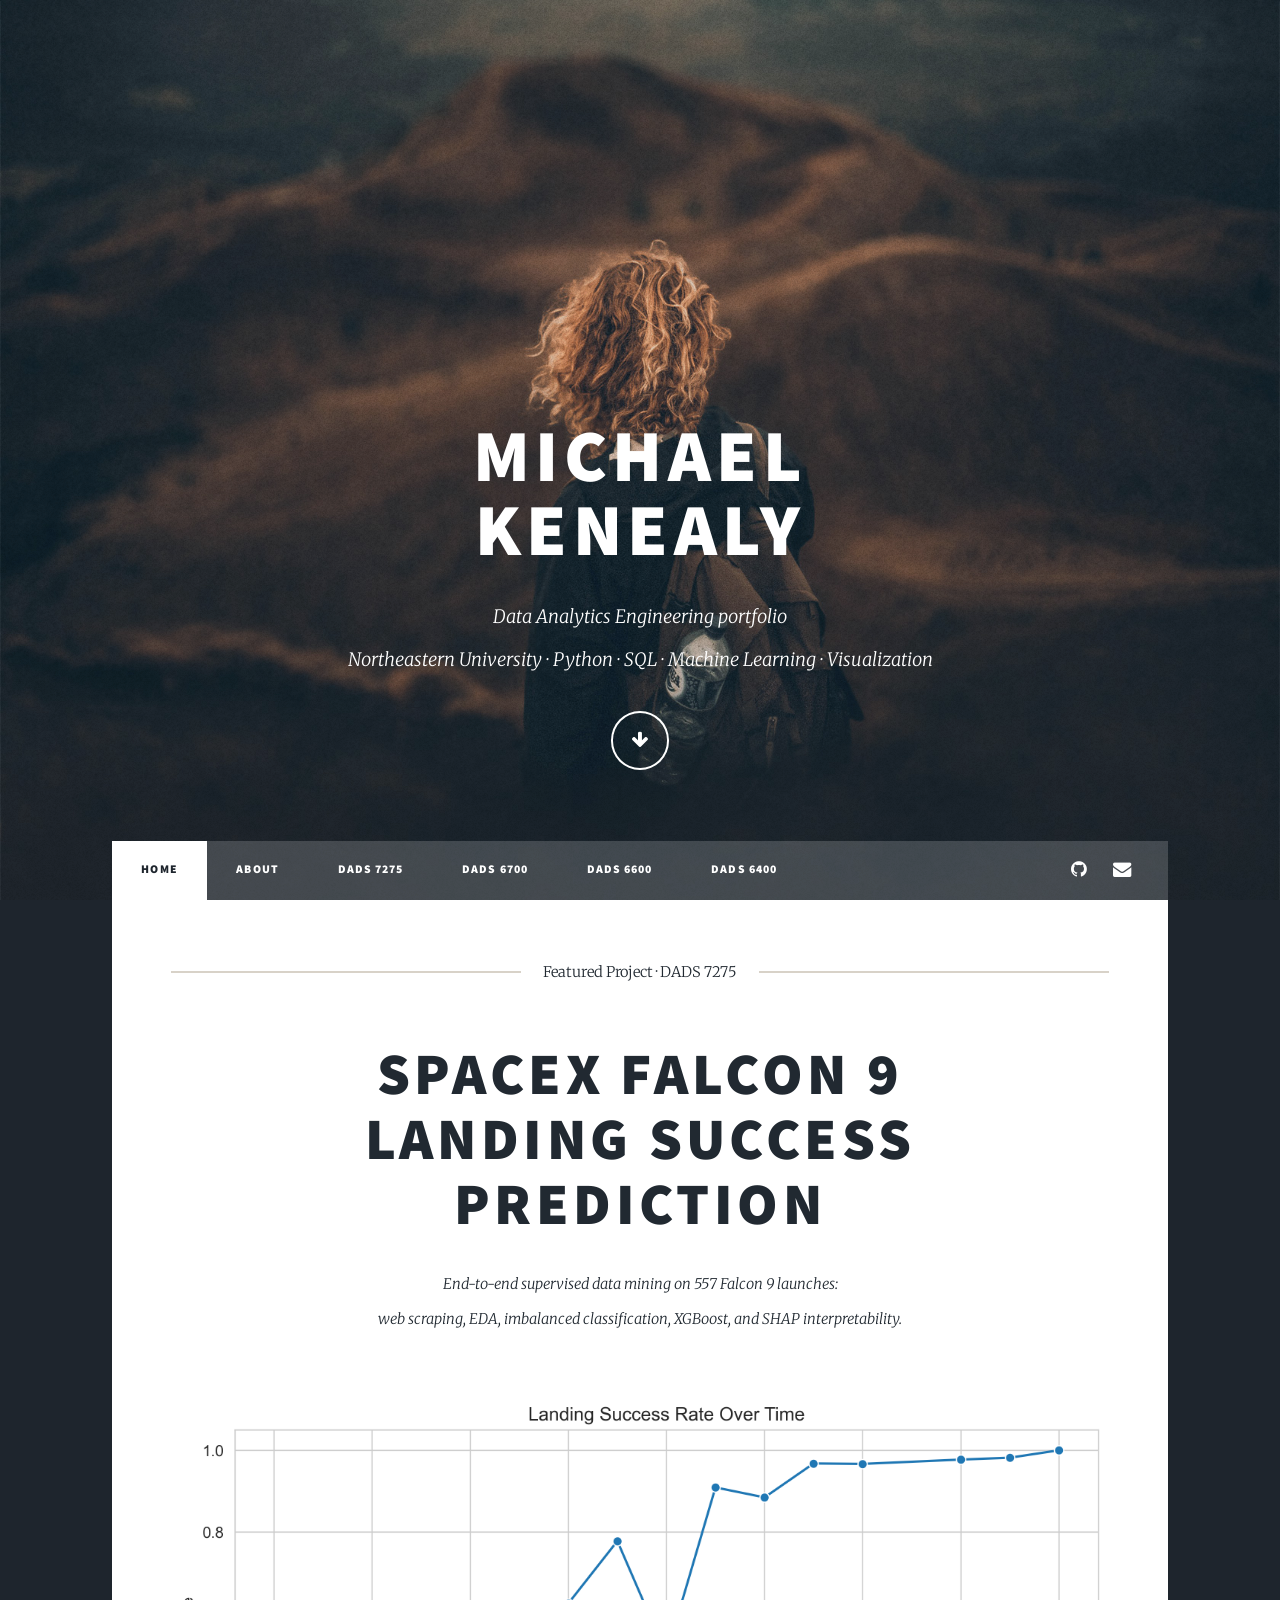
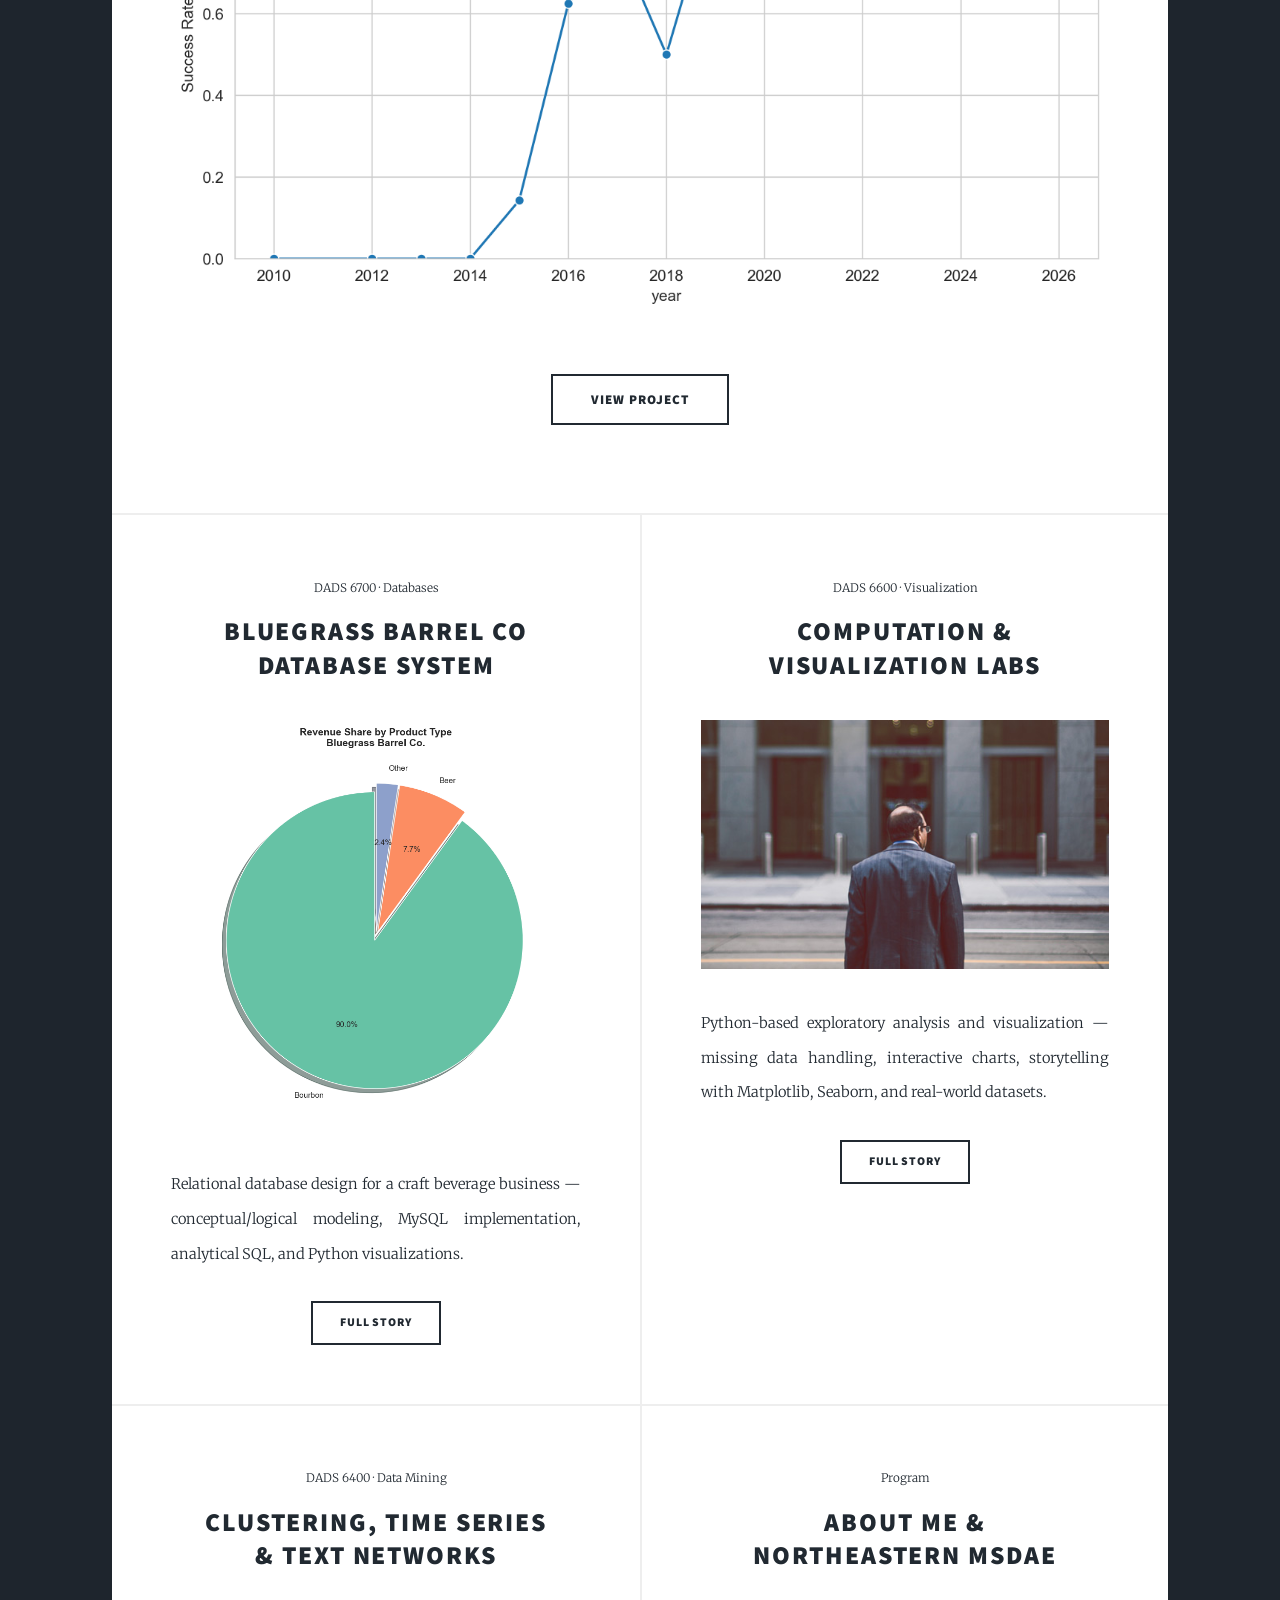
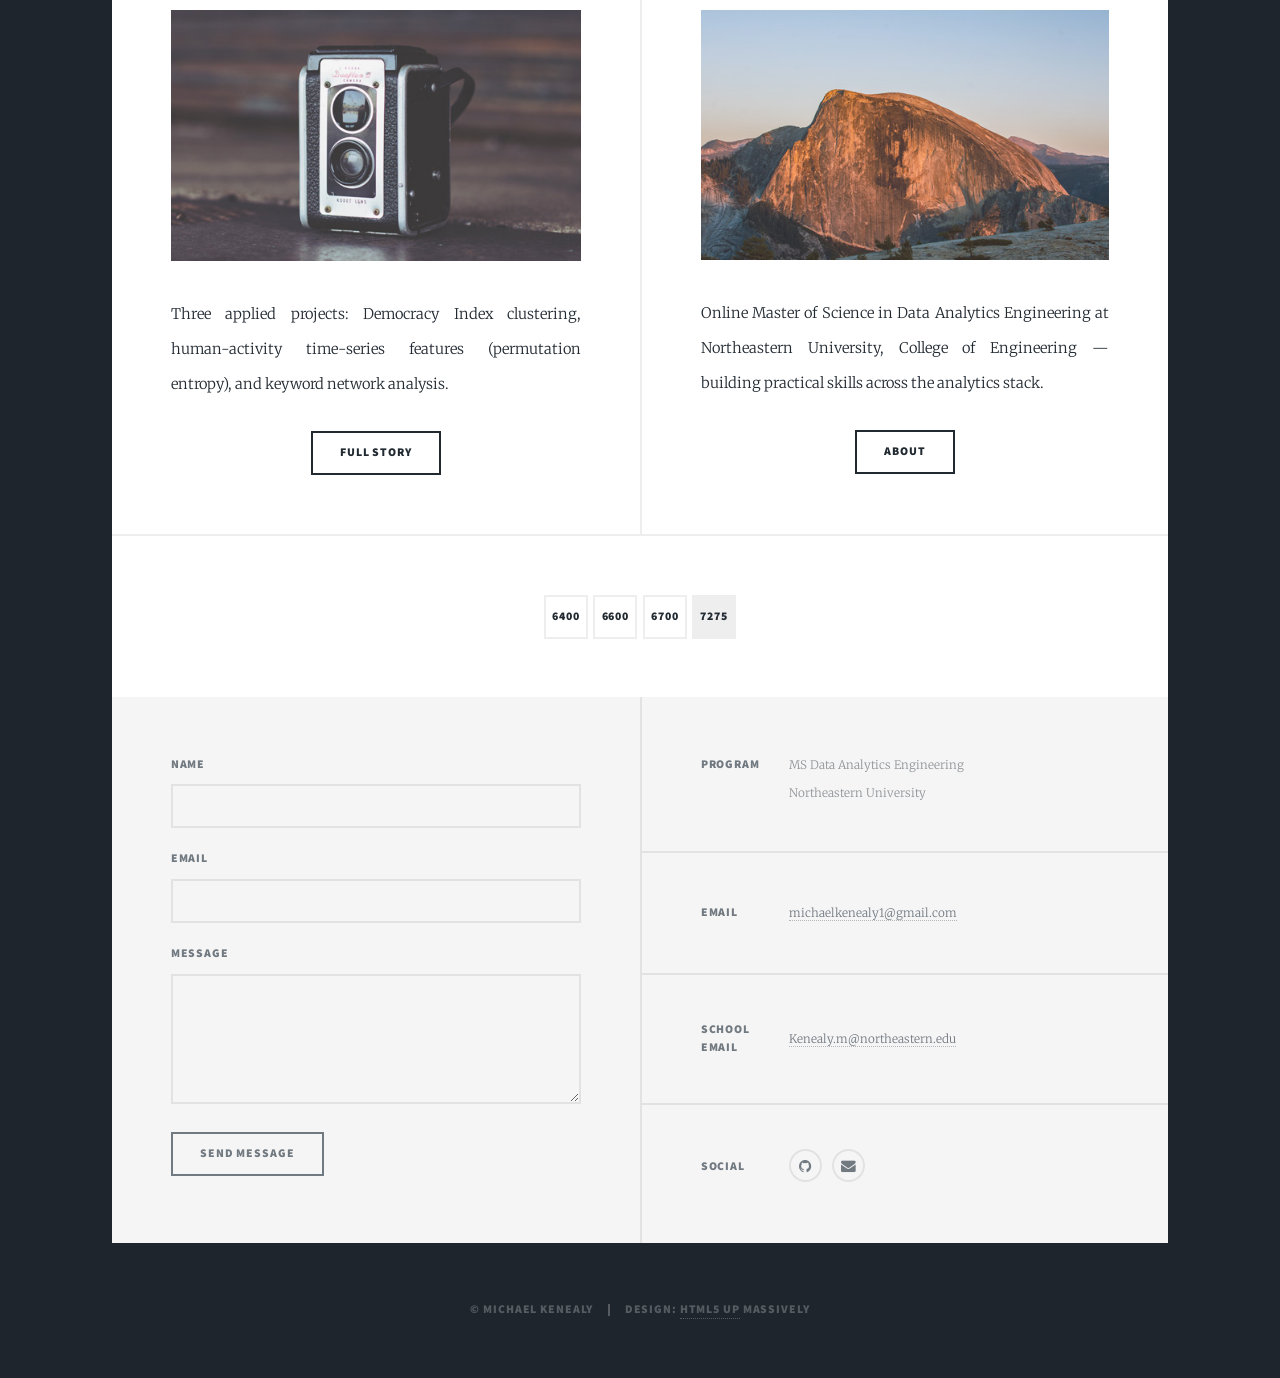
<file: index.html>
<!DOCTYPE HTML>
<!--
	Massively by HTML5 UP
	html5up.net | @ajlkn
	Free for personal and commercial use under the CCA 3.0 license (html5up.net/license)
-->
<html>
	<head>
		<title>Michael Kenealy | Data Analytics Portfolio</title>
		<meta charset="utf-8" />
		<meta name="viewport" content="width=device-width, initial-scale=1, user-scalable=no" />
		<meta name="description" content="Coursework portfolio for Michael Kenealy — Northeastern University MS in Data Analytics Engineering." />
		<link rel="stylesheet" href="assets/css/main.css" />
		<link rel="stylesheet" href="https://cdnjs.cloudflare.com/ajax/libs/font-awesome/4.7.0/css/font-awesome.min.css" />
		<link rel="stylesheet" href="assets/css/portfolio-fixes.css?v=3" />
		<noscript><link rel="stylesheet" href="assets/css/noscript.css" /></noscript>
	</head>
	<body class="is-loading">

		<!-- Wrapper -->
			<div id="wrapper" class="fade-in">

				<!-- Intro -->
					<div id="intro">
						<h1>Michael<br />
						Kenealy</h1>
						<p>Data Analytics Engineering portfolio<br />
						Northeastern University · Python · SQL · Machine Learning · Visualization</p>
						<ul class="actions">
							<li><a href="#header" class="button icon solo fa-arrow-down scrolly">Continue</a></li>
						</ul>
					</div>

				<!-- Header -->
					<header id="header">
						<a href="index.html" class="logo">MK Portfolio</a>
					</header>

				<!-- Nav -->
					<nav id="nav">
						<ul class="links">
							<li class="active"><a href="index.html">Home</a></li>
							<li><a href="about.html">About</a></li>
							<li><a href="course-dads-7275.html">DADS 7275</a></li>
							<li><a href="course-dads-6700.html">DADS 6700</a></li>
							<li><a href="course-dads-6600.html">DADS 6600</a></li>
							<li><a href="course-dads-6400.html">DADS 6400</a></li>
						</ul>
						<ul class="icons">
							<li><a href="https://github.com/acula13" class="icon fa-github" target="_blank" rel="noopener"><span class="label">GitHub</span></a></li>
							<li><a href="mailto:michaelkenealy1@gmail.com" class="icon fa-envelope"><span class="label">Email</span></a></li>
						</ul>
					</nav>

				<!-- Main -->
					<div id="main">

						<!-- Featured Post -->
							<article class="post featured">
								<header class="major">
									<span class="date"><span class="date-text">Featured Project · DADS 7275</span></span>
									<h2><a href="course-dads-7275.html">SpaceX Falcon 9<br />
									Landing Success Prediction</a></h2>
									<p>End-to-end supervised data mining on 557 Falcon 9 launches:<br />
									web scraping, EDA, imbalanced classification, XGBoost, and SHAP interpretability.</p>
								</header>
								<a href="course-dads-7275.html" class="image main"><img src="images/projects/spacex-success-time.png" alt="SpaceX landing success rate over time" /></a>
								<ul class="actions">
									<li><a href="course-dads-7275.html" class="button big">View Project</a></li>
								</ul>
							</article>

						<!-- Posts -->
							<section class="posts">
								<article>
									<header>
										<span class="date"><span class="date-text">DADS 6700 · Databases</span></span>
										<h2><a href="course-dads-6700.html">Bluegrass Barrel Co<br />
										Database System</a></h2>
									</header>
									<a href="course-dads-6700.html" class="image fit"><img src="images/projects/bluegrass-revenue.png" alt="Bluegrass Barrel Co revenue analysis" /></a>
									<p>Relational database design for a craft beverage business — conceptual/logical modeling, MySQL implementation, analytical SQL, and Python visualizations.</p>
									<ul class="actions">
										<li><a href="course-dads-6700.html" class="button">Full Story</a></li>
									</ul>
								</article>
								<article>
									<header>
										<span class="date"><span class="date-text">DADS 6600 · Visualization</span></span>
										<h2><a href="course-dads-6600.html">Computation &amp;<br />
										Visualization Labs</a></h2>
									</header>
									<a href="course-dads-6600.html" class="image fit"><img src="images/pic03.jpg" alt="Data visualization coursework" /></a>
									<p>Python-based exploratory analysis and visualization — missing data handling, interactive charts, storytelling with Matplotlib, Seaborn, and real-world datasets.</p>
									<ul class="actions">
										<li><a href="course-dads-6600.html" class="button">Full Story</a></li>
									</ul>
								</article>
								<article>
									<header>
										<span class="date"><span class="date-text">DADS 6400 · Data Mining</span></span>
										<h2><a href="course-dads-6400.html">Clustering, Time Series<br />
										&amp; Text Networks</a></h2>
									</header>
									<a href="course-dads-6400.html" class="image fit"><img src="images/pic04.jpg" alt="Data mining coursework" /></a>
									<p>Three applied projects: Democracy Index clustering, human-activity time-series features (permutation entropy), and keyword network analysis.</p>
									<ul class="actions">
										<li><a href="course-dads-6400.html" class="button">Full Story</a></li>
									</ul>
								</article>
								<article>
									<header>
										<span class="date"><span class="date-text">Program</span></span>
										<h2><a href="about.html">About Me &amp;<br />
										Northeastern MSDAE</a></h2>
									</header>
									<a href="about.html" class="image fit"><img src="images/pic05.jpg" alt="About Michael Kenealy" /></a>
									<p>Online Master of Science in Data Analytics Engineering at Northeastern University, College of Engineering — building practical skills across the analytics stack.</p>
									<ul class="actions">
										<li><a href="about.html" class="button">About</a></li>
									</ul>
								</article>
							</section>

						<!-- Course quick links -->
							<footer>
								<div class="pagination" style="display:flex;flex-wrap:wrap;gap:0.5rem;justify-content:center;">
									<a href="course-dads-6400.html" class="page">6400</a>
									<a href="course-dads-6600.html" class="page">6600</a>
									<a href="course-dads-6700.html" class="page">6700</a>
									<a href="course-dads-7275.html" class="page active">7275</a>
								</div>
							</footer>

					</div>

				<!-- Footer -->
					<footer id="footer">
						<section>
							<form method="post" action="mailto:michaelkenealy1@gmail.com" enctype="text/plain">
								<div class="field">
									<label for="name">Name</label>
									<input type="text" name="name" id="name" />
								</div>
								<div class="field">
									<label for="email">Email</label>
									<input type="text" name="email" id="email" />
								</div>
								<div class="field">
									<label for="message">Message</label>
									<textarea name="message" id="message" rows="3"></textarea>
								</div>
								<ul class="actions">
									<li><input type="submit" value="Send Message" /></li>
								</ul>
							</form>
						</section>
						<section class="split contact">
							<section class="alt">
								<h3>Program</h3>
								<p>MS Data Analytics Engineering<br />
								Northeastern University</p>
							</section>
							<section>
								<h3>Email</h3>
								<p><a href="mailto:michaelkenealy1@gmail.com">michaelkenealy1@gmail.com</a></p>
							</section>
							<section>
								<h3>School Email</h3>
								<p><a href="mailto:Kenealy.m@northeastern.edu">Kenealy.m@northeastern.edu</a></p>
							</section>
							<section>
								<h3>Social</h3>
								<ul class="icons alt">
									<li><a href="https://github.com/acula13" class="icon alt fa-github" target="_blank" rel="noopener"><span class="label">GitHub</span></a></li>
									<li><a href="mailto:michaelkenealy1@gmail.com" class="icon alt fa-envelope"><span class="label">Email</span></a></li>
								</ul>
							</section>
						</section>
					</footer>

				<!-- Copyright -->
					<div id="copyright">
						<ul><li>&copy; Michael Kenealy</li><li>Design: <a href="https://html5up.net">HTML5 UP</a> Massively</li></ul>
					</div>

			</div>

		<!-- Scripts -->
			<script src="assets/js/jquery.min.js"></script>
			<script src="assets/js/jquery.scrollex.min.js"></script>
			<script src="assets/js/jquery.scrolly.min.js"></script>
			<script src="assets/js/skel.min.js"></script>
			<script src="assets/js/util.js"></script>
			<script src="assets/js/main.js"></script>

	</body>
</html>
</file>
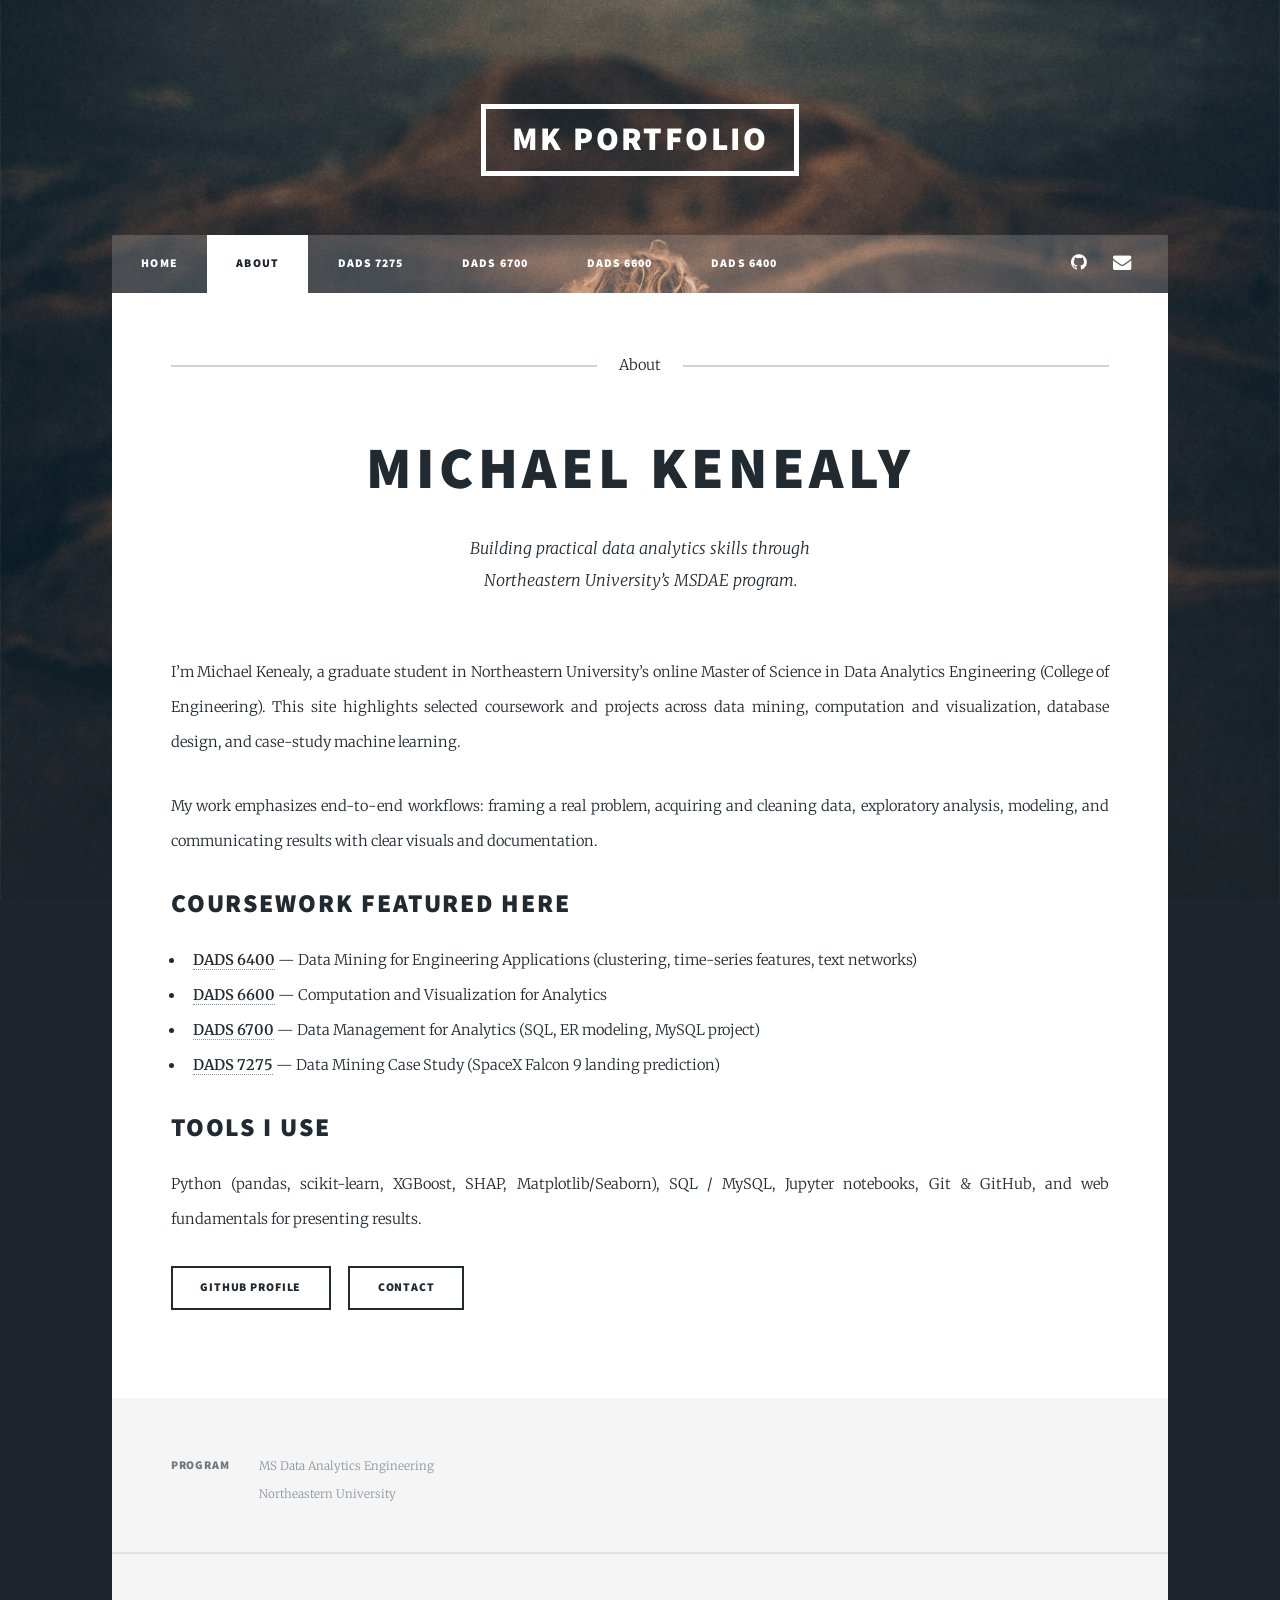
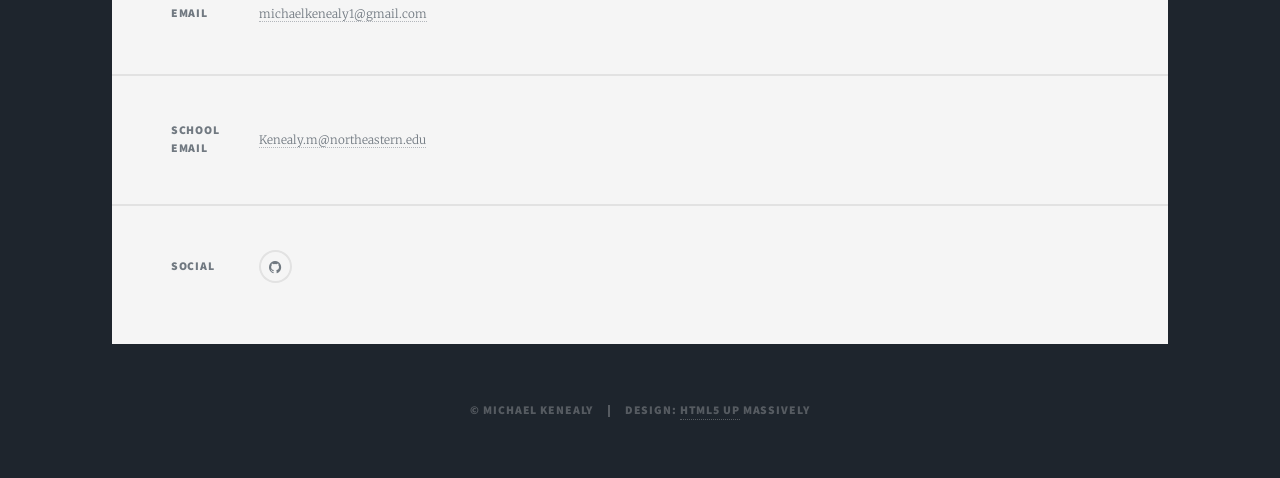
<file: about.html>
<!DOCTYPE HTML>
<!--
	Massively by HTML5 UP
	html5up.net | @ajlkn
	Free for personal and commercial use under the CCA 3.0 license (html5up.net/license)
-->
<html>
	<head>
		<title>About | Michael Kenealy</title>
		<meta charset="utf-8" />
		<meta name="viewport" content="width=device-width, initial-scale=1, user-scalable=no" />
		<link rel="stylesheet" href="assets/css/main.css" />
		<link rel="stylesheet" href="https://cdnjs.cloudflare.com/ajax/libs/font-awesome/4.7.0/css/font-awesome.min.css" />
		<link rel="stylesheet" href="assets/css/portfolio-fixes.css?v=3" />
		<noscript><link rel="stylesheet" href="assets/css/noscript.css" /></noscript>
	</head>
	<body class="is-loading">

		<div id="wrapper">

			<header id="header">
				<a href="index.html" class="logo">MK Portfolio</a>
			</header>

			<nav id="nav">
				<ul class="links">
					<li><a href="index.html">Home</a></li>
					<li class="active"><a href="about.html">About</a></li>
					<li><a href="course-dads-7275.html">DADS 7275</a></li>
					<li><a href="course-dads-6700.html">DADS 6700</a></li>
					<li><a href="course-dads-6600.html">DADS 6600</a></li>
					<li><a href="course-dads-6400.html">DADS 6400</a></li>
				</ul>
				<ul class="icons">
					<li><a href="https://github.com/acula13" class="icon fa-github" target="_blank" rel="noopener"><span class="label">GitHub</span></a></li>
					<li><a href="mailto:michaelkenealy1@gmail.com" class="icon fa-envelope"><span class="label">Email</span></a></li>
				</ul>
			</nav>

			<div id="main">
				<section class="post">
					<header class="major">
						<span class="date"><span class="date-text">About</span></span>
						<h1>Michael Kenealy</h1>
						<p>Building practical data analytics skills through<br />
						Northeastern University’s MSDAE program.</p>
					</header>

					<p>I’m Michael Kenealy, a graduate student in Northeastern University’s online Master of Science in Data Analytics Engineering (College of Engineering). This site highlights selected coursework and projects across data mining, computation and visualization, database design, and case-study machine learning.</p>

					<p>My work emphasizes end-to-end workflows: framing a real problem, acquiring and cleaning data, exploratory analysis, modeling, and communicating results with clear visuals and documentation.</p>

					<h2>Coursework featured here</h2>
					<ul>
						<li><strong><a href="course-dads-6400.html">DADS 6400</a></strong> — Data Mining for Engineering Applications (clustering, time-series features, text networks)</li>
						<li><strong><a href="course-dads-6600.html">DADS 6600</a></strong> — Computation and Visualization for Analytics</li>
						<li><strong><a href="course-dads-6700.html">DADS 6700</a></strong> — Data Management for Analytics (SQL, ER modeling, MySQL project)</li>
						<li><strong><a href="course-dads-7275.html">DADS 7275</a></strong> — Data Mining Case Study (SpaceX Falcon 9 landing prediction)</li>
					</ul>

					<h2>Tools I use</h2>
					<p>Python (pandas, scikit-learn, XGBoost, SHAP, Matplotlib/Seaborn), SQL / MySQL, Jupyter notebooks, Git &amp; GitHub, and web fundamentals for presenting results.</p>

					<ul class="actions">
						<li><a href="https://github.com/acula13" class="button" target="_blank" rel="noopener">GitHub Profile</a></li>
						<li><a href="mailto:michaelkenealy1@gmail.com" class="button">Contact</a></li>
					</ul>
				</section>
			</div>

			<footer id="footer">
				<section class="split contact">
					<section class="alt">
						<h3>Program</h3>
						<p>MS Data Analytics Engineering<br />Northeastern University</p>
					</section>
					<section>
						<h3>Email</h3>
						<p><a href="mailto:michaelkenealy1@gmail.com">michaelkenealy1@gmail.com</a></p>
					</section>
					<section>
						<h3>School Email</h3>
						<p><a href="mailto:Kenealy.m@northeastern.edu">Kenealy.m@northeastern.edu</a></p>
					</section>
					<section>
						<h3>Social</h3>
						<ul class="icons alt">
							<li><a href="https://github.com/acula13" class="icon alt fa-github" target="_blank" rel="noopener"><span class="label">GitHub</span></a></li>
						</ul>
					</section>
				</section>
			</footer>

			<div id="copyright">
				<ul><li>&copy; Michael Kenealy</li><li>Design: <a href="https://html5up.net">HTML5 UP</a> Massively</li></ul>
			</div>

		</div>

		<script src="assets/js/jquery.min.js"></script>
		<script src="assets/js/jquery.scrollex.min.js"></script>
		<script src="assets/js/jquery.scrolly.min.js"></script>
		<script src="assets/js/skel.min.js"></script>
		<script src="assets/js/util.js"></script>
		<script src="assets/js/main.js"></script>

	</body>
</html>
</file>
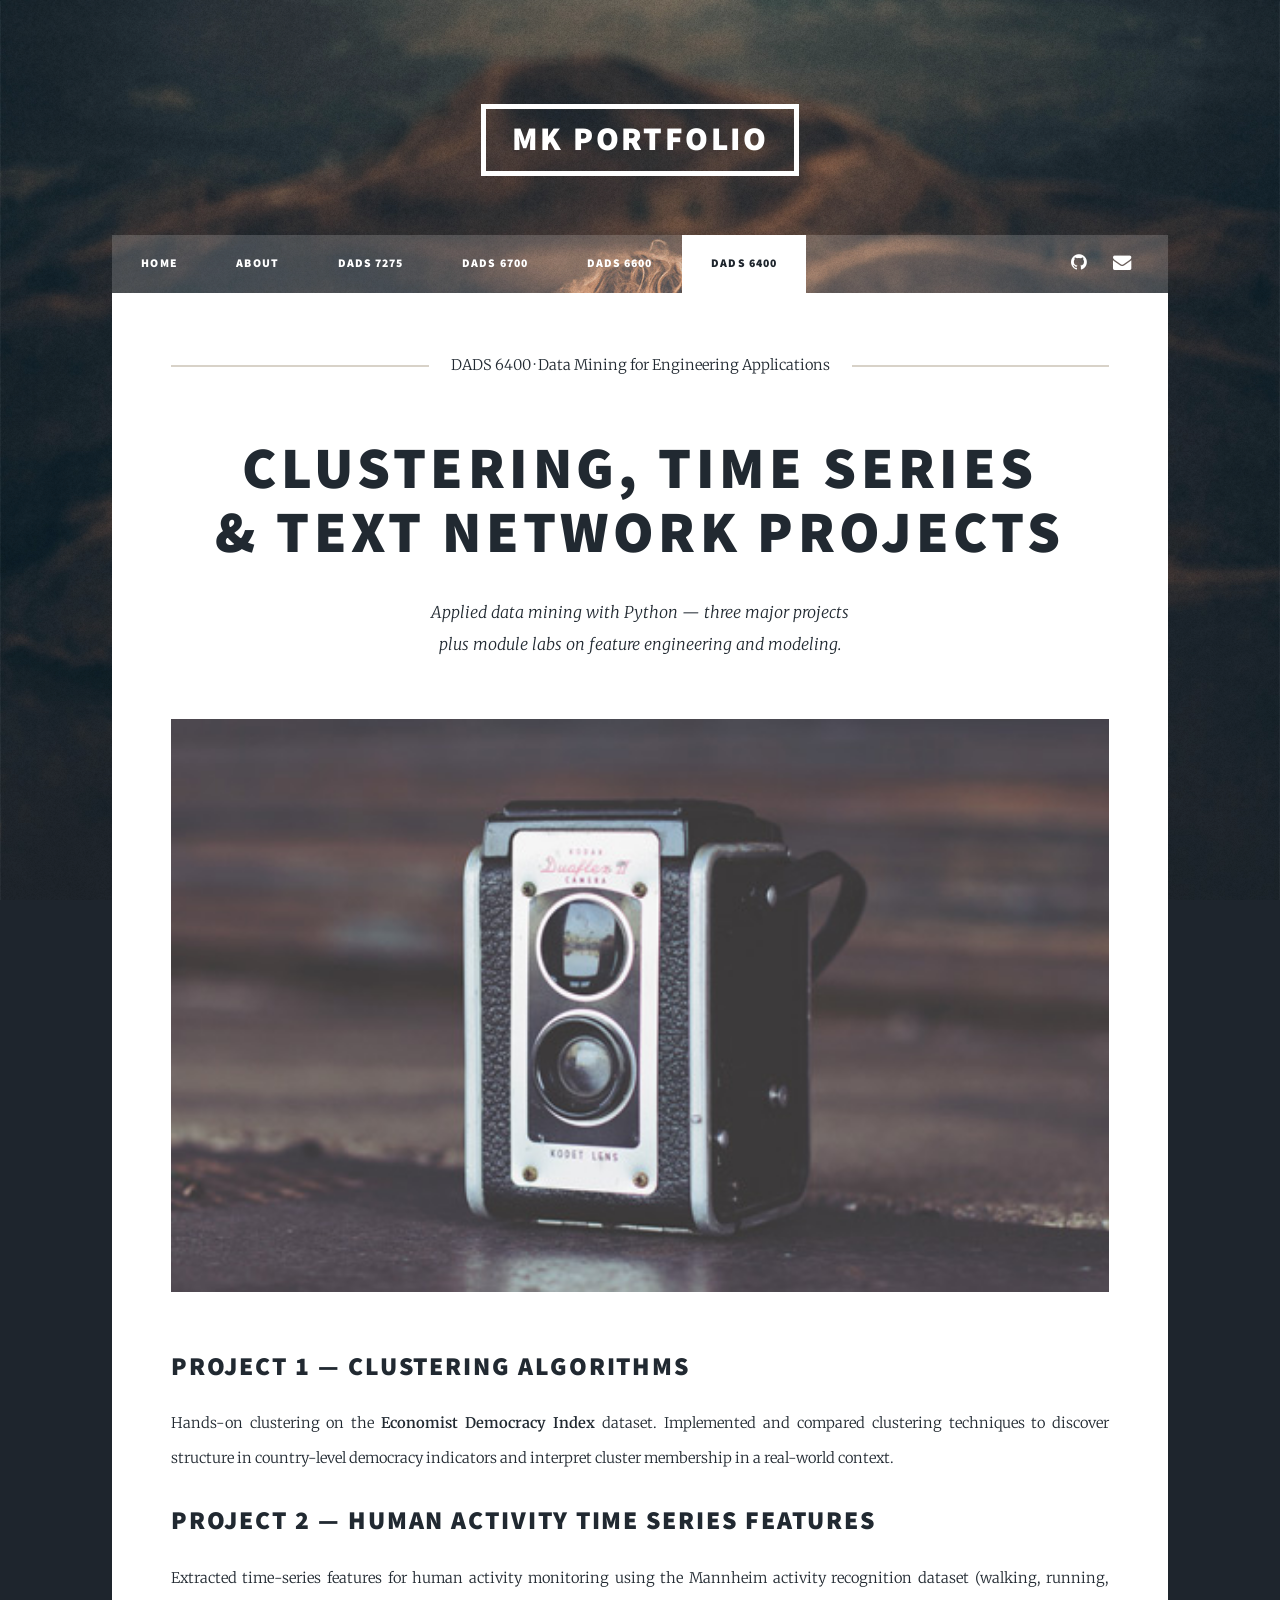
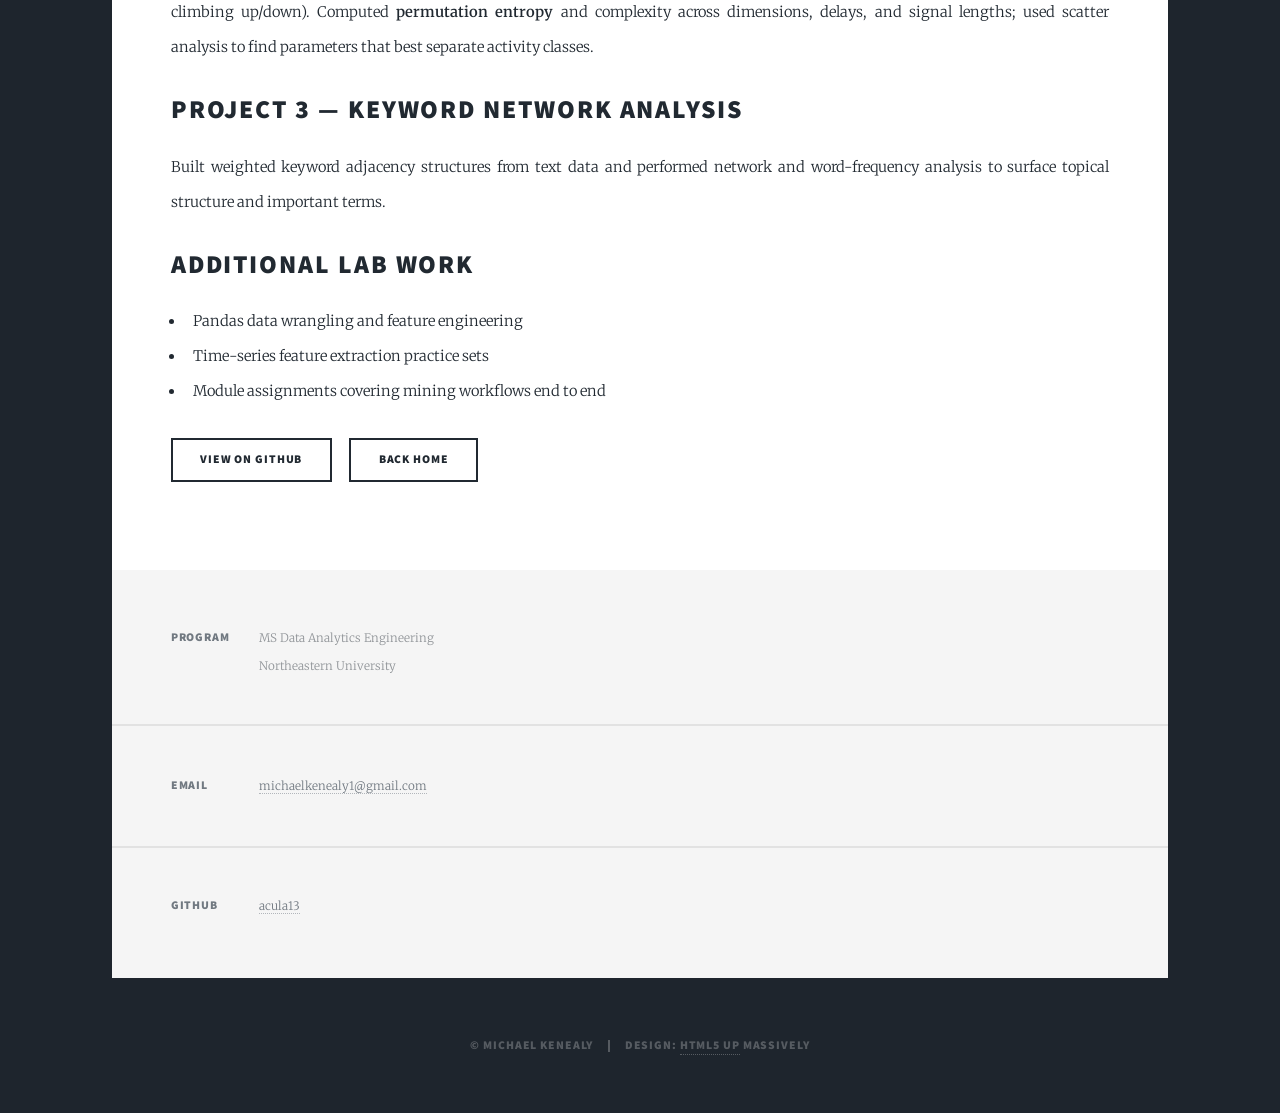
<file: course-dads-6400.html>
<!DOCTYPE HTML>
<!--
	Massively by HTML5 UP
	html5up.net | @ajlkn
	Free for personal and commercial use under the CCA 3.0 license (html5up.net/license)
-->
<html>
	<head>
		<title>DADS 6400 · Data Mining | Michael Kenealy</title>
		<meta charset="utf-8" />
		<meta name="viewport" content="width=device-width, initial-scale=1, user-scalable=no" />
		<link rel="stylesheet" href="assets/css/main.css" />
		<link rel="stylesheet" href="https://cdnjs.cloudflare.com/ajax/libs/font-awesome/4.7.0/css/font-awesome.min.css" />
		<link rel="stylesheet" href="assets/css/portfolio-fixes.css?v=3" />
		<noscript><link rel="stylesheet" href="assets/css/noscript.css" /></noscript>
	</head>
	<body class="is-loading">

		<div id="wrapper">

			<header id="header">
				<a href="index.html" class="logo">MK Portfolio</a>
			</header>

			<nav id="nav">
				<ul class="links">
					<li><a href="index.html">Home</a></li>
					<li><a href="about.html">About</a></li>
					<li><a href="course-dads-7275.html">DADS 7275</a></li>
					<li><a href="course-dads-6700.html">DADS 6700</a></li>
					<li><a href="course-dads-6600.html">DADS 6600</a></li>
					<li class="active"><a href="course-dads-6400.html">DADS 6400</a></li>
				</ul>
				<ul class="icons">
					<li><a href="https://github.com/acula13" class="icon fa-github" target="_blank" rel="noopener"><span class="label">GitHub</span></a></li>
					<li><a href="mailto:michaelkenealy1@gmail.com" class="icon fa-envelope"><span class="label">Email</span></a></li>
				</ul>
			</nav>

			<div id="main">
				<section class="post">
					<header class="major">
						<span class="date"><span class="date-text">DADS 6400 · Data Mining for Engineering Applications</span></span>
						<h1>Clustering, Time Series<br />&amp; Text Network Projects</h1>
						<p>Applied data mining with Python — three major projects<br />plus module labs on feature engineering and modeling.</p>
					</header>

					<div class="image main"><img src="images/pic04.jpg" alt="Data mining coursework" /></div>

					<h2>Project 1 — Clustering Algorithms</h2>
					<p>Hands-on clustering on the <strong>Economist Democracy Index</strong> dataset. Implemented and compared clustering techniques to discover structure in country-level democracy indicators and interpret cluster membership in a real-world context.</p>

					<h2>Project 2 — Human Activity Time Series Features</h2>
					<p>Extracted time-series features for human activity monitoring using the Mannheim activity recognition dataset (walking, running, climbing up/down). Computed <strong>permutation entropy</strong> and complexity across dimensions, delays, and signal lengths; used scatter analysis to find parameters that best separate activity classes.</p>

					<h2>Project 3 — Keyword Network Analysis</h2>
					<p>Built weighted keyword adjacency structures from text data and performed network and word-frequency analysis to surface topical structure and important terms.</p>

					<h2>Additional lab work</h2>
					<ul>
						<li>Pandas data wrangling and feature engineering</li>
						<li>Time-series feature extraction practice sets</li>
						<li>Module assignments covering mining workflows end to end</li>
					</ul>

					<ul class="actions">
						<li><a href="https://github.com/acula13/dads-6400-data-mining" class="button" target="_blank" rel="noopener">View on GitHub</a></li>
						<li><a href="index.html" class="button">Back Home</a></li>
					</ul>
				</section>
			</div>

			<footer id="footer">
				<section class="split contact">
					<section class="alt">
						<h3>Program</h3>
						<p>MS Data Analytics Engineering<br />Northeastern University</p>
					</section>
					<section>
						<h3>Email</h3>
						<p><a href="mailto:michaelkenealy1@gmail.com">michaelkenealy1@gmail.com</a></p>
					</section>
					<section>
						<h3>GitHub</h3>
						<p><a href="https://github.com/acula13" target="_blank" rel="noopener">acula13</a></p>
					</section>
				</section>
			</footer>

			<div id="copyright">
				<ul><li>&copy; Michael Kenealy</li><li>Design: <a href="https://html5up.net">HTML5 UP</a> Massively</li></ul>
			</div>

		</div>

		<script src="assets/js/jquery.min.js"></script>
		<script src="assets/js/jquery.scrollex.min.js"></script>
		<script src="assets/js/jquery.scrolly.min.js"></script>
		<script src="assets/js/skel.min.js"></script>
		<script src="assets/js/util.js"></script>
		<script src="assets/js/main.js"></script>

	</body>
</html>
</file>
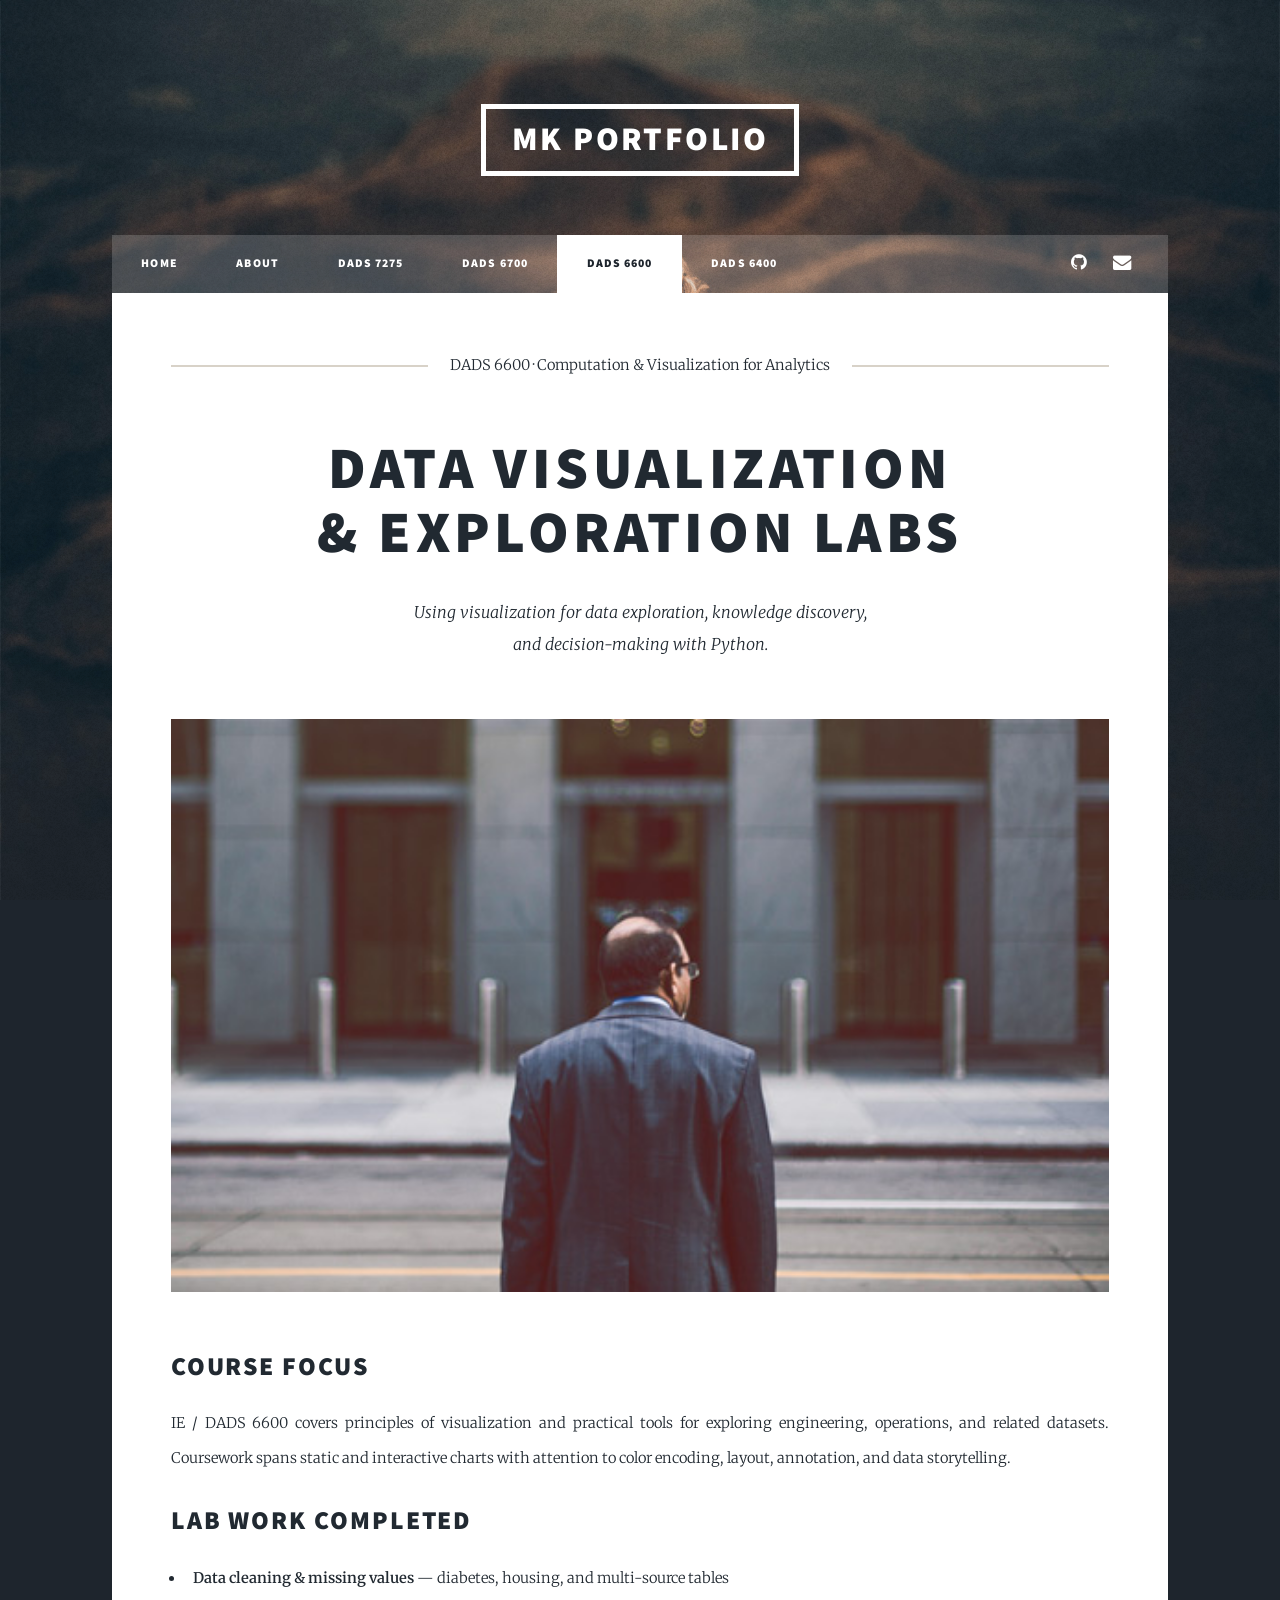
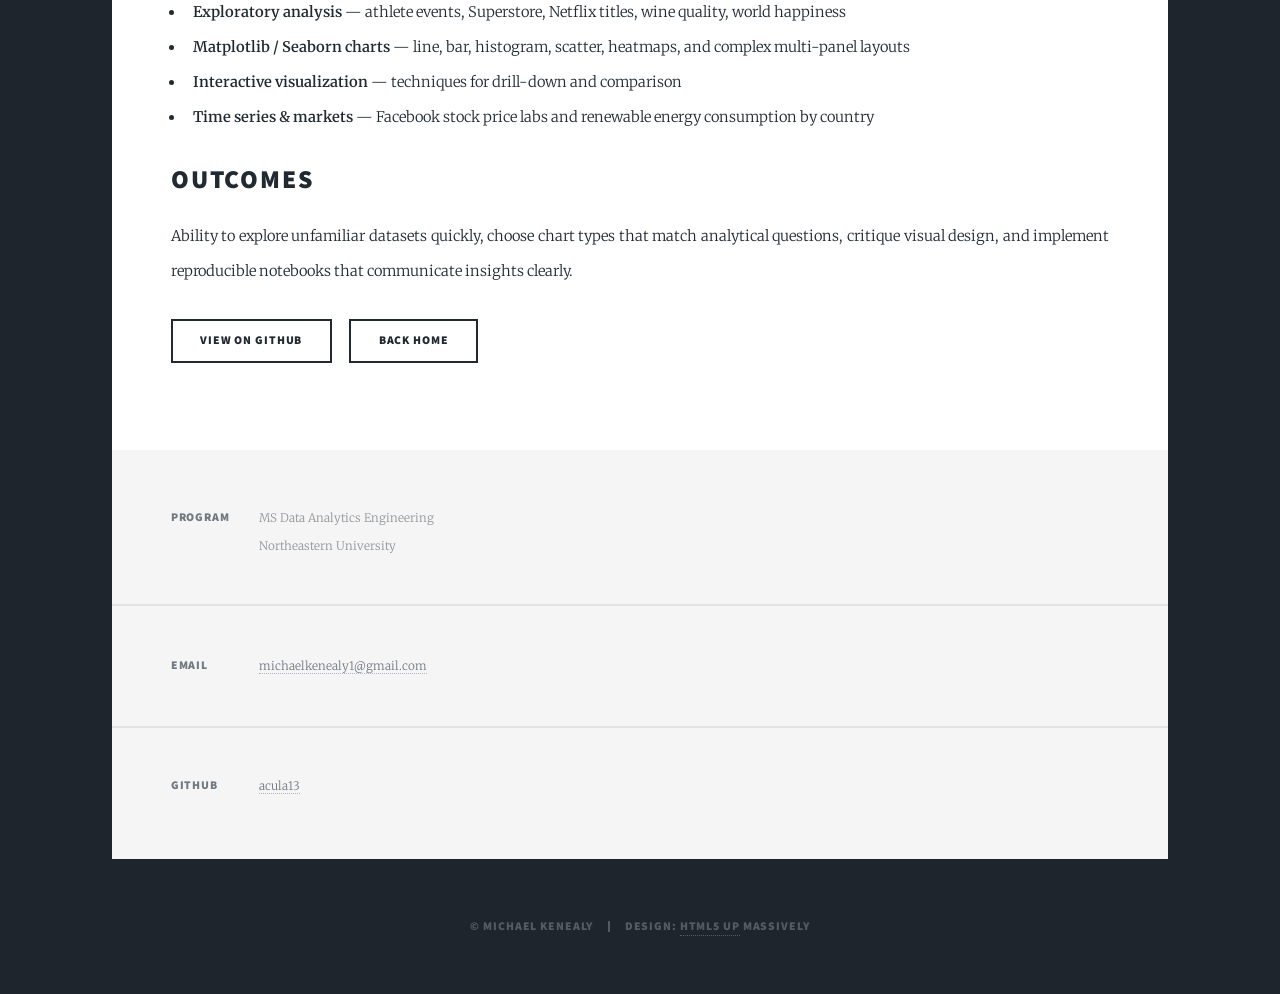
<file: course-dads-6600.html>
<!DOCTYPE HTML>
<!--
	Massively by HTML5 UP
	html5up.net | @ajlkn
	Free for personal and commercial use under the CCA 3.0 license (html5up.net/license)
-->
<html>
	<head>
		<title>DADS 6600 · Visualization | Michael Kenealy</title>
		<meta charset="utf-8" />
		<meta name="viewport" content="width=device-width, initial-scale=1, user-scalable=no" />
		<link rel="stylesheet" href="assets/css/main.css" />
		<link rel="stylesheet" href="https://cdnjs.cloudflare.com/ajax/libs/font-awesome/4.7.0/css/font-awesome.min.css" />
		<link rel="stylesheet" href="assets/css/portfolio-fixes.css?v=3" />
		<noscript><link rel="stylesheet" href="assets/css/noscript.css" /></noscript>
	</head>
	<body class="is-loading">

		<div id="wrapper">

			<header id="header">
				<a href="index.html" class="logo">MK Portfolio</a>
			</header>

			<nav id="nav">
				<ul class="links">
					<li><a href="index.html">Home</a></li>
					<li><a href="about.html">About</a></li>
					<li><a href="course-dads-7275.html">DADS 7275</a></li>
					<li><a href="course-dads-6700.html">DADS 6700</a></li>
					<li class="active"><a href="course-dads-6600.html">DADS 6600</a></li>
					<li><a href="course-dads-6400.html">DADS 6400</a></li>
				</ul>
				<ul class="icons">
					<li><a href="https://github.com/acula13" class="icon fa-github" target="_blank" rel="noopener"><span class="label">GitHub</span></a></li>
					<li><a href="mailto:michaelkenealy1@gmail.com" class="icon fa-envelope"><span class="label">Email</span></a></li>
				</ul>
			</nav>

			<div id="main">
				<section class="post">
					<header class="major">
						<span class="date"><span class="date-text">DADS 6600 · Computation &amp; Visualization for Analytics</span></span>
						<h1>Data Visualization<br />&amp; Exploration Labs</h1>
						<p>Using visualization for data exploration, knowledge discovery,<br />and decision-making with Python.</p>
					</header>

					<div class="image main"><img src="images/pic03.jpg" alt="Visualization coursework" /></div>

					<h2>Course focus</h2>
					<p>IE / DADS 6600 covers principles of visualization and practical tools for exploring engineering, operations, and related datasets. Coursework spans static and interactive charts with attention to color encoding, layout, annotation, and data storytelling.</p>

					<h2>Lab work completed</h2>
					<ul>
						<li><strong>Data cleaning &amp; missing values</strong> — diabetes, housing, and multi-source tables</li>
						<li><strong>Exploratory analysis</strong> — athlete events, Superstore, Netflix titles, wine quality, world happiness</li>
						<li><strong>Matplotlib / Seaborn charts</strong> — line, bar, histogram, scatter, heatmaps, and complex multi-panel layouts</li>
						<li><strong>Interactive visualization</strong> — techniques for drill-down and comparison</li>
						<li><strong>Time series &amp; markets</strong> — Facebook stock price labs and renewable energy consumption by country</li>
					</ul>

					<h2>Outcomes</h2>
					<p>Ability to explore unfamiliar datasets quickly, choose chart types that match analytical questions, critique visual design, and implement reproducible notebooks that communicate insights clearly.</p>

					<ul class="actions">
						<li><a href="https://github.com/acula13/dads-6600-visualization" class="button" target="_blank" rel="noopener">View on GitHub</a></li>
						<li><a href="index.html" class="button">Back Home</a></li>
					</ul>
				</section>
			</div>

			<footer id="footer">
				<section class="split contact">
					<section class="alt">
						<h3>Program</h3>
						<p>MS Data Analytics Engineering<br />Northeastern University</p>
					</section>
					<section>
						<h3>Email</h3>
						<p><a href="mailto:michaelkenealy1@gmail.com">michaelkenealy1@gmail.com</a></p>
					</section>
					<section>
						<h3>GitHub</h3>
						<p><a href="https://github.com/acula13" target="_blank" rel="noopener">acula13</a></p>
					</section>
				</section>
			</footer>

			<div id="copyright">
				<ul><li>&copy; Michael Kenealy</li><li>Design: <a href="https://html5up.net">HTML5 UP</a> Massively</li></ul>
			</div>

		</div>

		<script src="assets/js/jquery.min.js"></script>
		<script src="assets/js/jquery.scrollex.min.js"></script>
		<script src="assets/js/jquery.scrolly.min.js"></script>
		<script src="assets/js/skel.min.js"></script>
		<script src="assets/js/util.js"></script>
		<script src="assets/js/main.js"></script>

	</body>
</html>
</file>
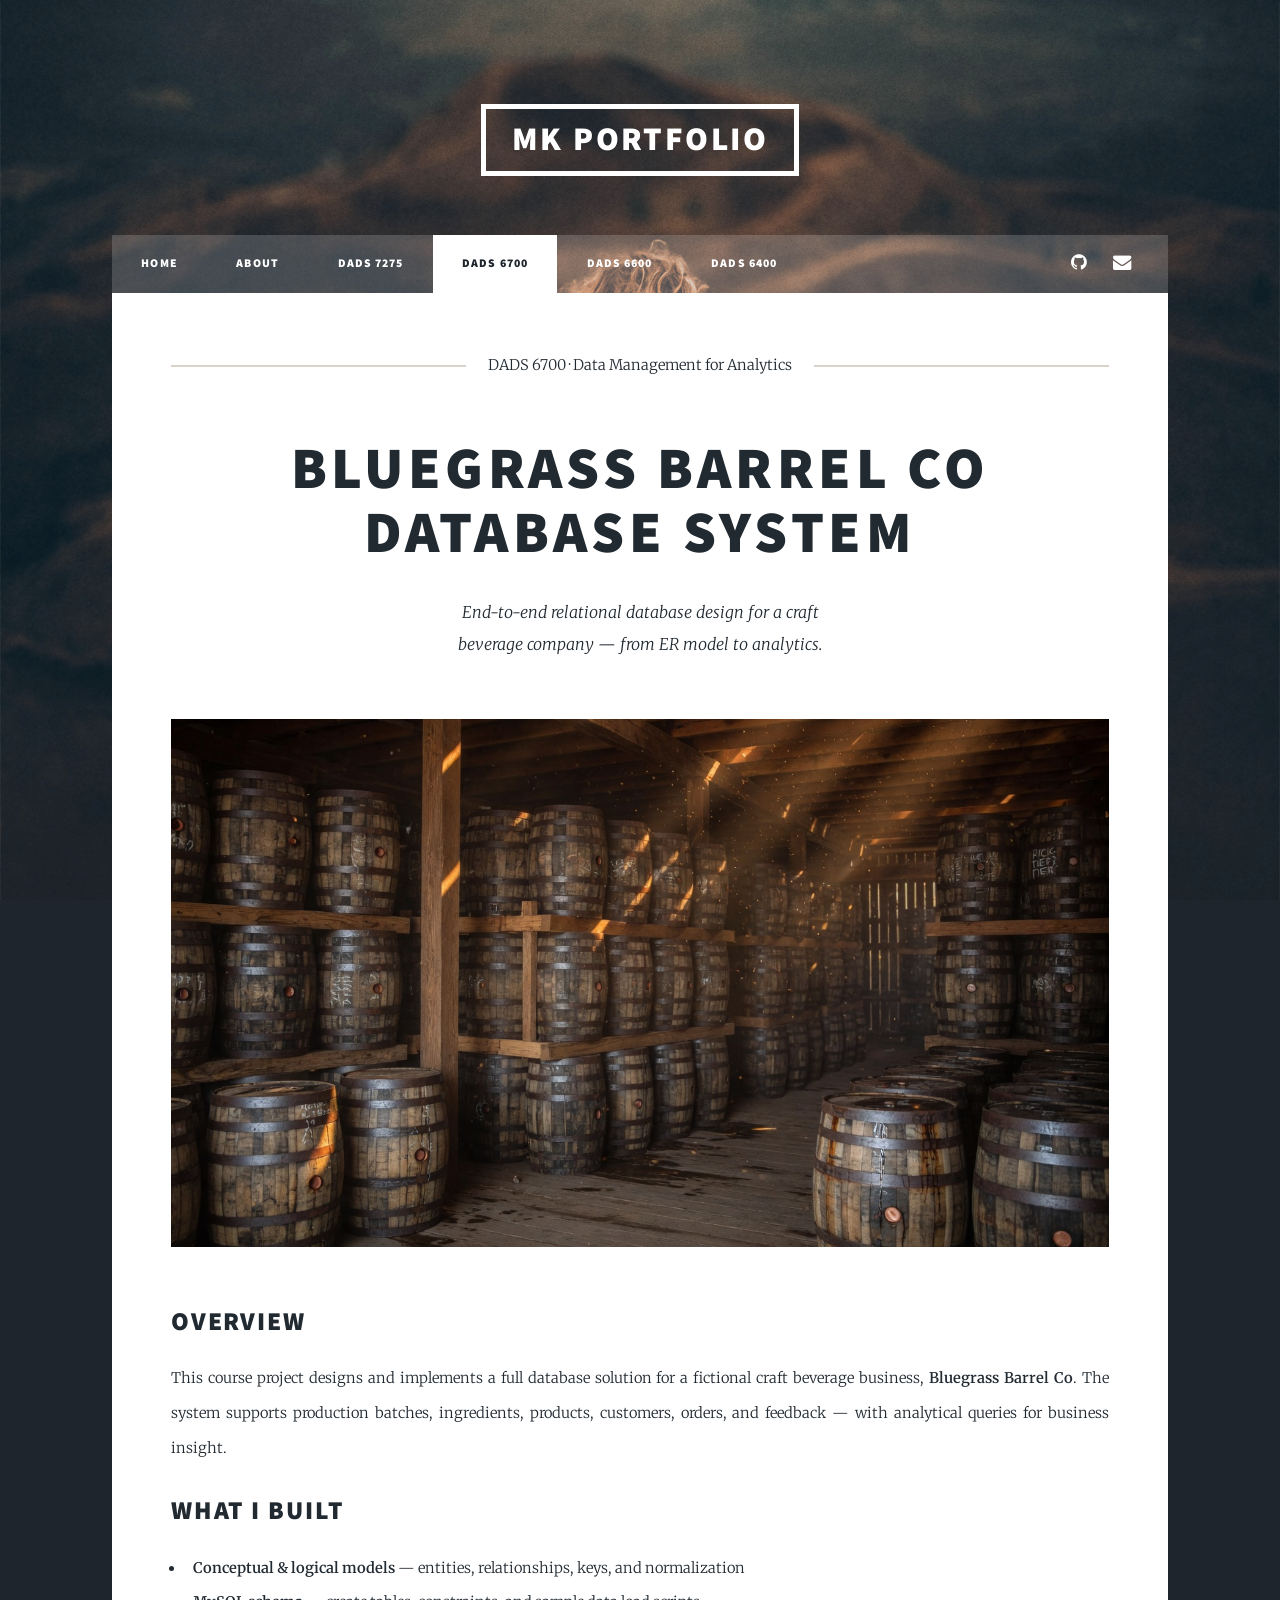
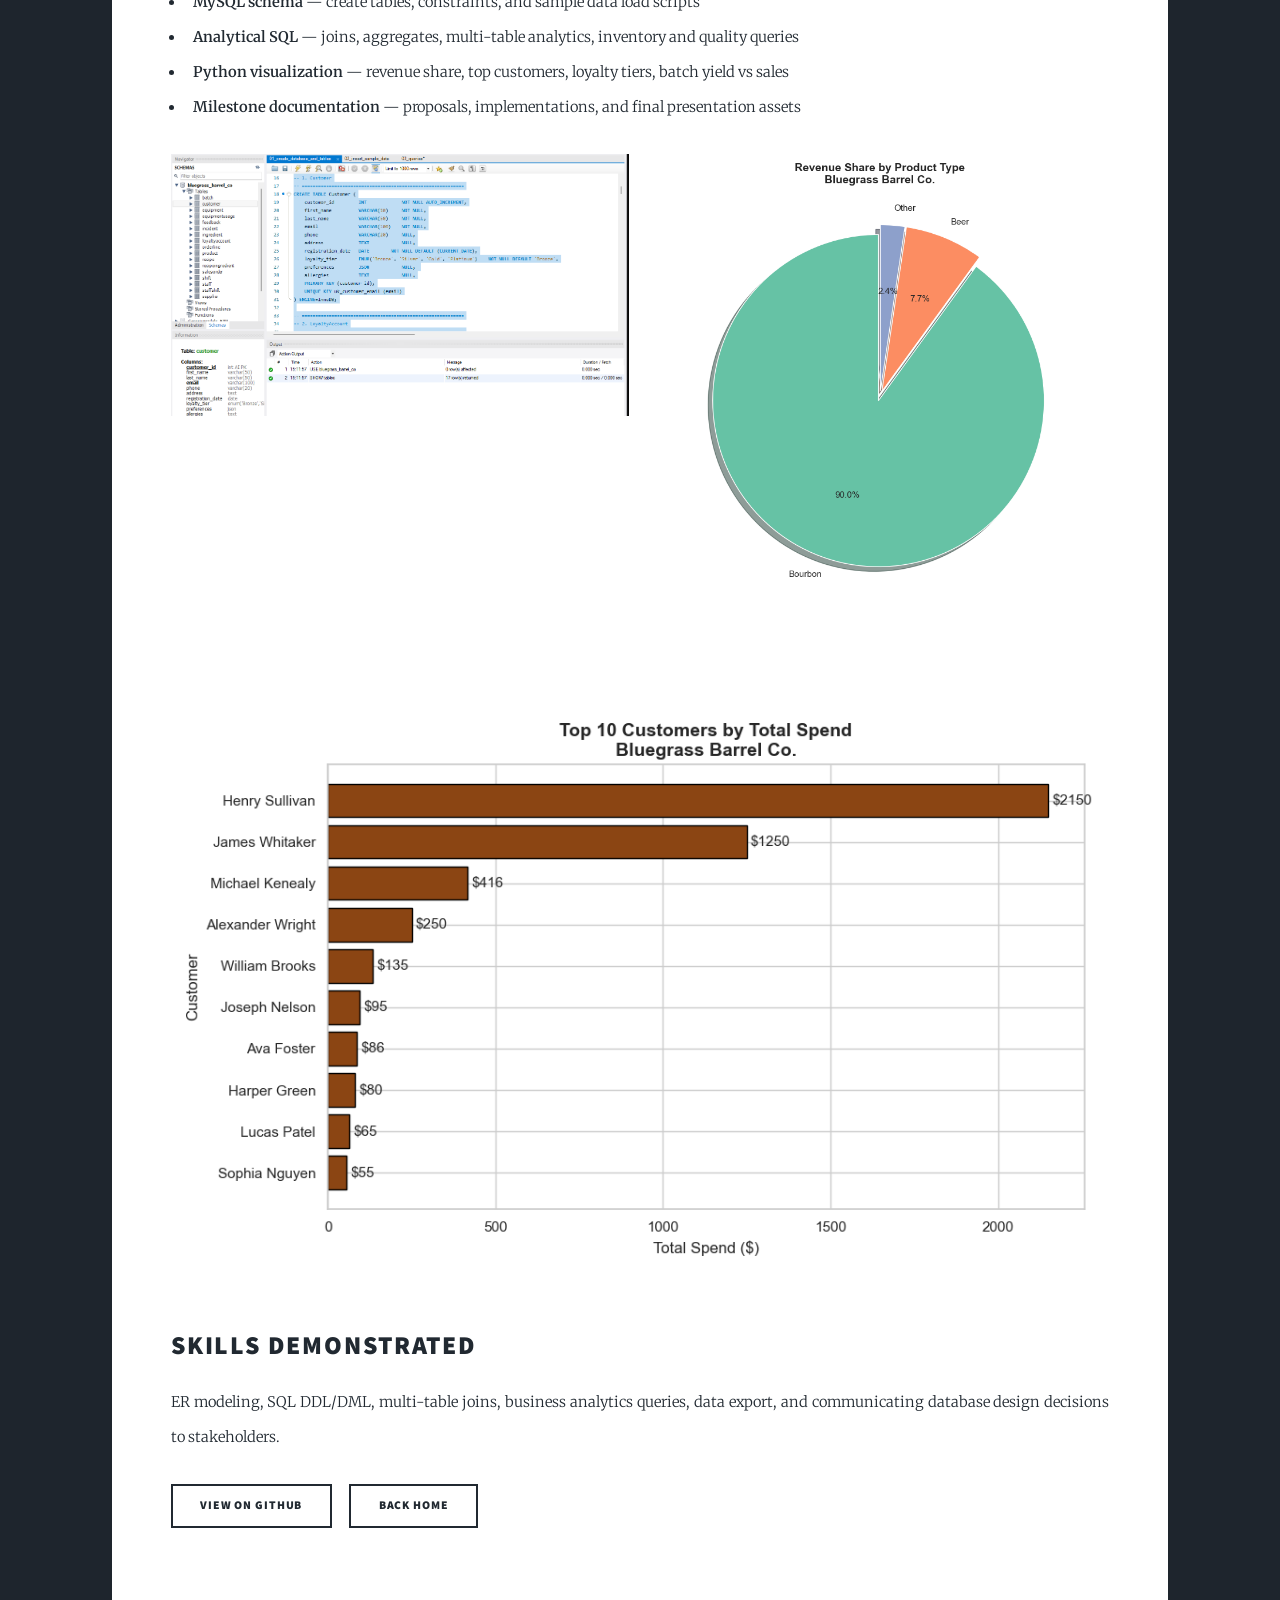
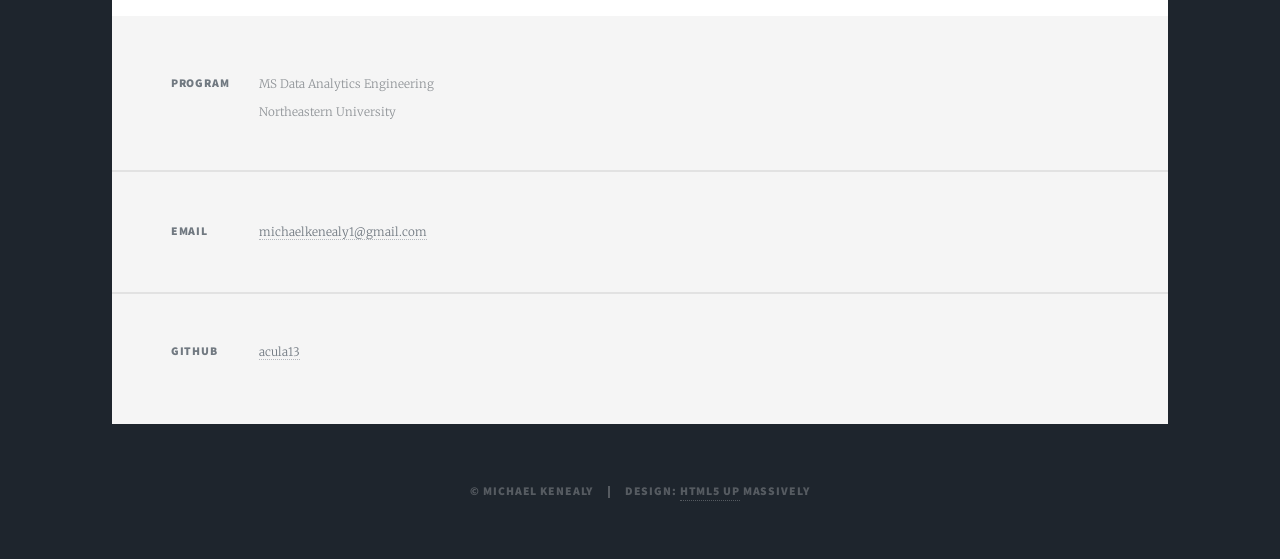
<file: course-dads-6700.html>
<!DOCTYPE HTML>
<!--
	Massively by HTML5 UP
	html5up.net | @ajlkn
	Free for personal and commercial use under the CCA 3.0 license (html5up.net/license)
-->
<html>
	<head>
		<title>DADS 6700 · Bluegrass Barrel Co | Michael Kenealy</title>
		<meta charset="utf-8" />
		<meta name="viewport" content="width=device-width, initial-scale=1, user-scalable=no" />
		<link rel="stylesheet" href="assets/css/main.css" />
		<link rel="stylesheet" href="https://cdnjs.cloudflare.com/ajax/libs/font-awesome/4.7.0/css/font-awesome.min.css" />
		<link rel="stylesheet" href="assets/css/portfolio-fixes.css?v=3" />
		<noscript><link rel="stylesheet" href="assets/css/noscript.css" /></noscript>
	</head>
	<body class="is-loading">

		<div id="wrapper">

			<header id="header">
				<a href="index.html" class="logo">MK Portfolio</a>
			</header>

			<nav id="nav">
				<ul class="links">
					<li><a href="index.html">Home</a></li>
					<li><a href="about.html">About</a></li>
					<li><a href="course-dads-7275.html">DADS 7275</a></li>
					<li class="active"><a href="course-dads-6700.html">DADS 6700</a></li>
					<li><a href="course-dads-6600.html">DADS 6600</a></li>
					<li><a href="course-dads-6400.html">DADS 6400</a></li>
				</ul>
				<ul class="icons">
					<li><a href="https://github.com/acula13" class="icon fa-github" target="_blank" rel="noopener"><span class="label">GitHub</span></a></li>
					<li><a href="mailto:michaelkenealy1@gmail.com" class="icon fa-envelope"><span class="label">Email</span></a></li>
				</ul>
			</nav>

			<div id="main">
				<section class="post">
					<header class="major">
						<span class="date"><span class="date-text">DADS 6700 · Data Management for Analytics</span></span>
						<h1>Bluegrass Barrel Co<br />Database System</h1>
						<p>End-to-end relational database design for a craft<br />beverage company — from ER model to analytics.</p>
					</header>

					<div class="image main"><img src="images/projects/bluegrass-hero.jpg" alt="Bluegrass Barrel Co project visual" /></div>

					<h2>Overview</h2>
					<p>This course project designs and implements a full database solution for a fictional craft beverage business, <strong>Bluegrass Barrel Co</strong>. The system supports production batches, ingredients, products, customers, orders, and feedback — with analytical queries for business insight.</p>

					<h2>What I built</h2>
					<ul>
						<li><strong>Conceptual &amp; logical models</strong> — entities, relationships, keys, and normalization</li>
						<li><strong>MySQL schema</strong> — create tables, constraints, and sample data load scripts</li>
						<li><strong>Analytical SQL</strong> — joins, aggregates, multi-table analytics, inventory and quality queries</li>
						<li><strong>Python visualization</strong> — revenue share, top customers, loyalty tiers, batch yield vs sales</li>
						<li><strong>Milestone documentation</strong> — proposals, implementations, and final presentation assets</li>
					</ul>

					<div class="row">
						<div class="6u 12u$(small)">
							<span class="image fit"><img src="images/projects/bluegrass-db.png" alt="Database creation screenshot" /></span>
						</div>
						<div class="6u$ 12u$(small)">
							<span class="image fit"><img src="images/projects/bluegrass-revenue.png" alt="Revenue share by product type" /></span>
						</div>
					</div>

					<div class="image main"><img src="images/projects/bluegrass-customers.png" alt="Top customers by total spend" /></div>

					<h2>Skills demonstrated</h2>
					<p>ER modeling, SQL DDL/DML, multi-table joins, business analytics queries, data export, and communicating database design decisions to stakeholders.</p>

					<ul class="actions">
						<li><a href="https://github.com/acula13/Bluegrass_Barrel_Co_Project" class="button" target="_blank" rel="noopener">View on GitHub</a></li>
						<li><a href="index.html" class="button">Back Home</a></li>
					</ul>
				</section>
			</div>

			<footer id="footer">
				<section class="split contact">
					<section class="alt">
						<h3>Program</h3>
						<p>MS Data Analytics Engineering<br />Northeastern University</p>
					</section>
					<section>
						<h3>Email</h3>
						<p><a href="mailto:michaelkenealy1@gmail.com">michaelkenealy1@gmail.com</a></p>
					</section>
					<section>
						<h3>GitHub</h3>
						<p><a href="https://github.com/acula13" target="_blank" rel="noopener">acula13</a></p>
					</section>
				</section>
			</footer>

			<div id="copyright">
				<ul><li>&copy; Michael Kenealy</li><li>Design: <a href="https://html5up.net">HTML5 UP</a> Massively</li></ul>
			</div>

		</div>

		<script src="assets/js/jquery.min.js"></script>
		<script src="assets/js/jquery.scrollex.min.js"></script>
		<script src="assets/js/jquery.scrolly.min.js"></script>
		<script src="assets/js/skel.min.js"></script>
		<script src="assets/js/util.js"></script>
		<script src="assets/js/main.js"></script>

	</body>
</html>
</file>
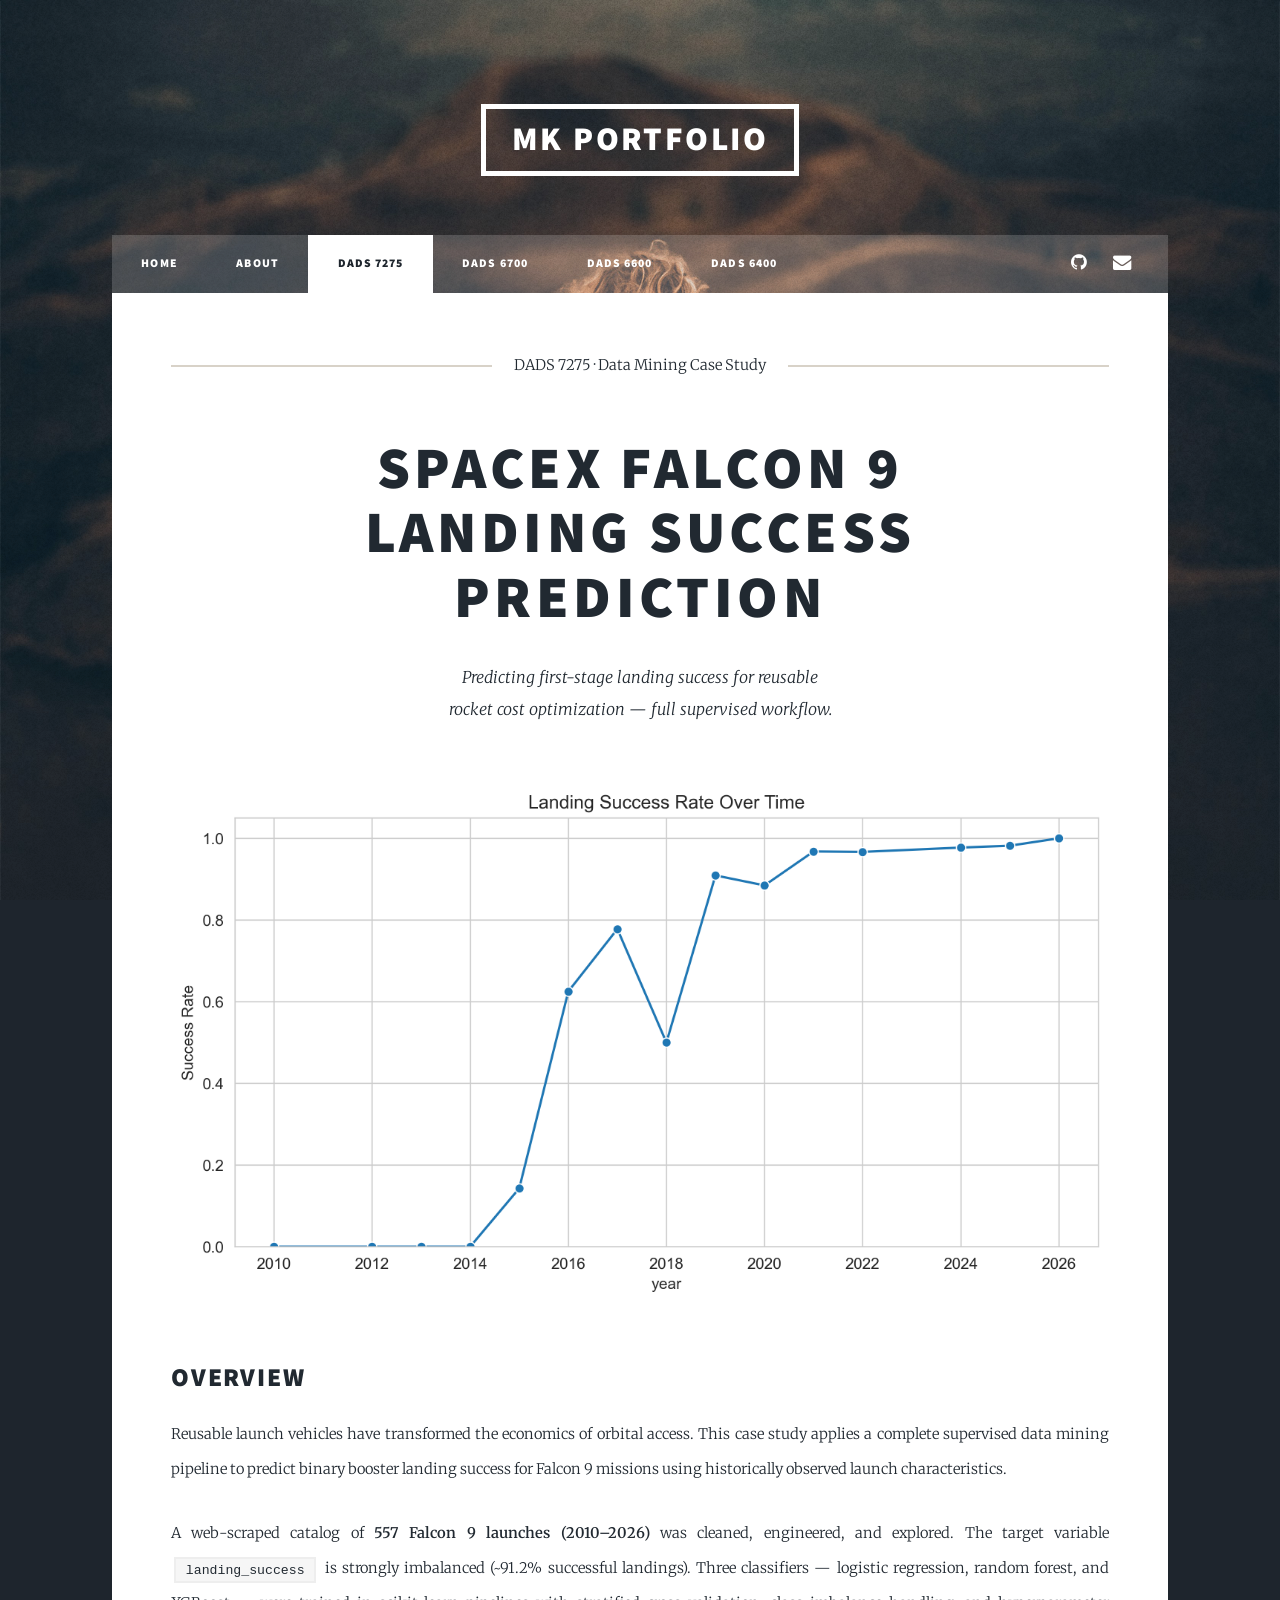
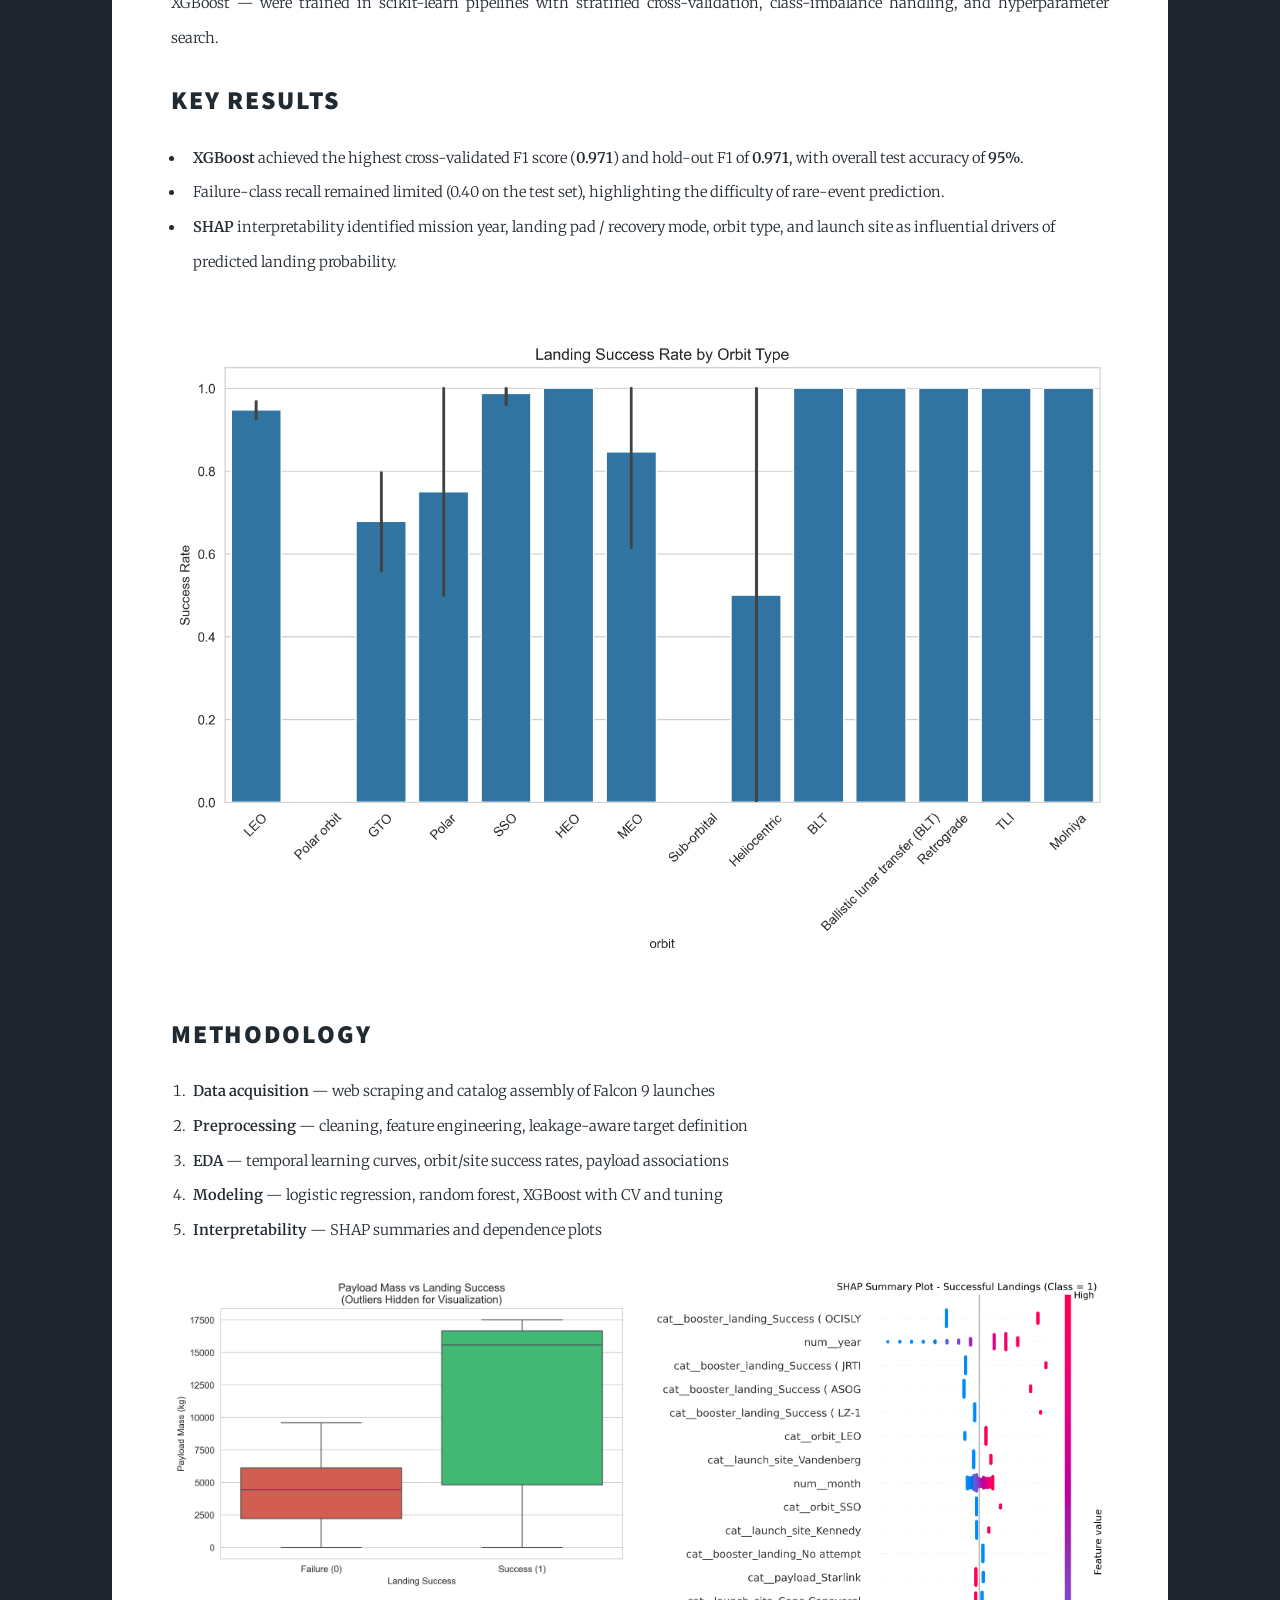
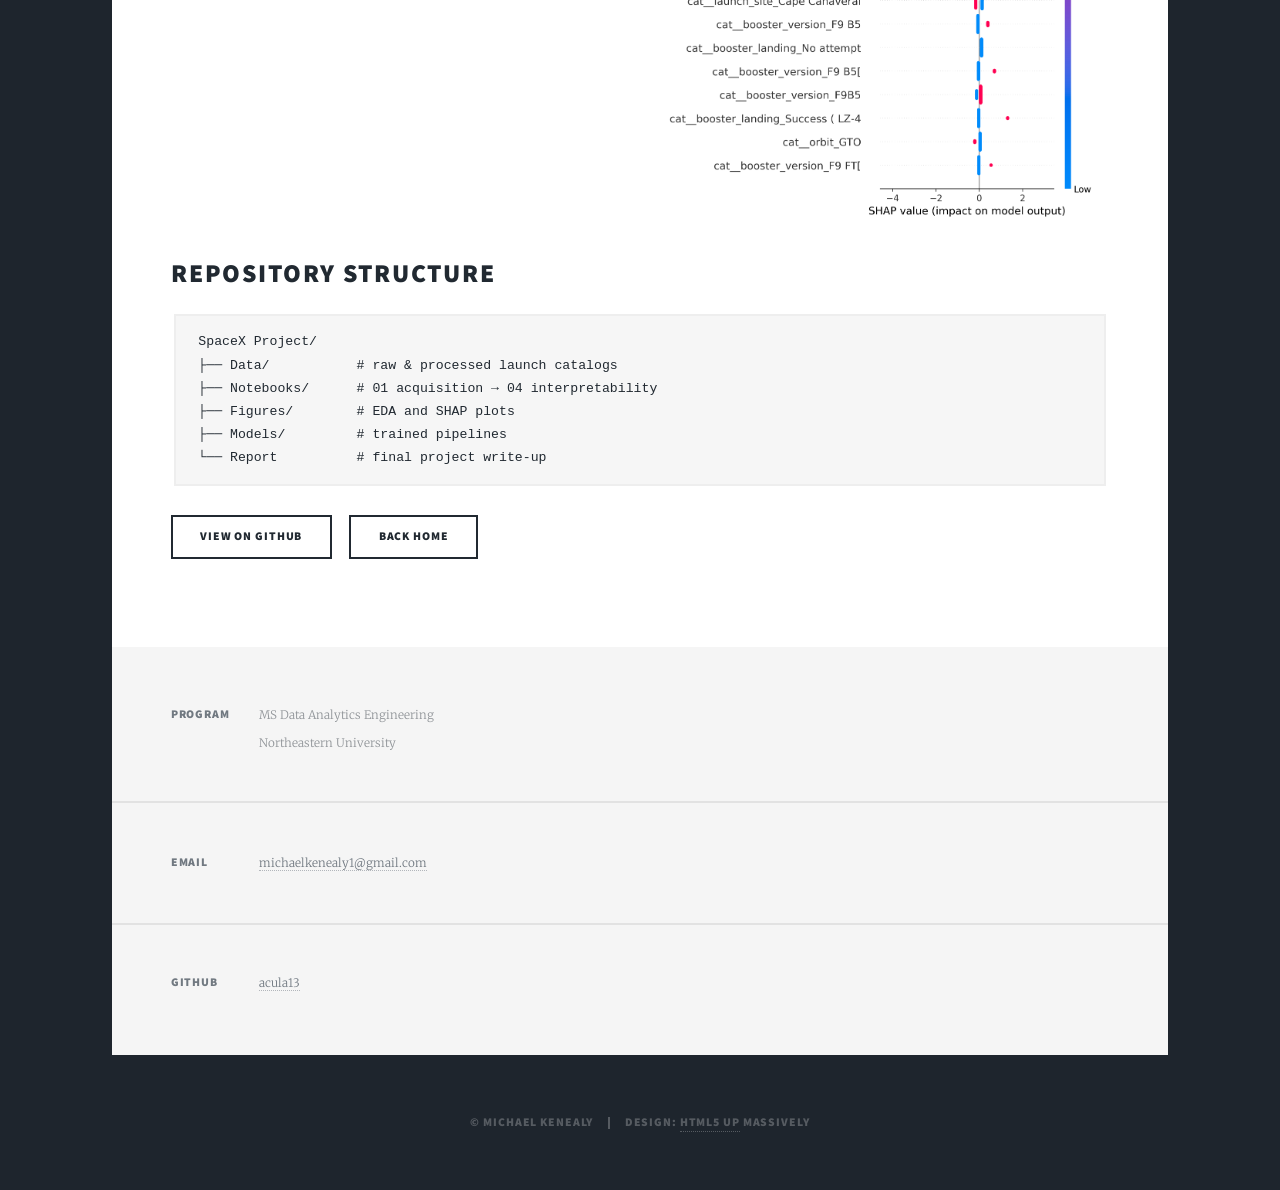
<file: course-dads-7275.html>
<!DOCTYPE HTML>
<!--
	Massively by HTML5 UP
	html5up.net | @ajlkn
	Free for personal and commercial use under the CCA 3.0 license (html5up.net/license)
-->
<html>
	<head>
		<title>DADS 7275 · SpaceX Falcon 9 | Michael Kenealy</title>
		<meta charset="utf-8" />
		<meta name="viewport" content="width=device-width, initial-scale=1, user-scalable=no" />
		<link rel="stylesheet" href="assets/css/main.css" />
		<link rel="stylesheet" href="https://cdnjs.cloudflare.com/ajax/libs/font-awesome/4.7.0/css/font-awesome.min.css" />
		<link rel="stylesheet" href="assets/css/portfolio-fixes.css?v=3" />
		<noscript><link rel="stylesheet" href="assets/css/noscript.css" /></noscript>
	</head>
	<body class="is-loading">

		<div id="wrapper">

			<header id="header">
				<a href="index.html" class="logo">MK Portfolio</a>
			</header>

			<nav id="nav">
				<ul class="links">
					<li><a href="index.html">Home</a></li>
					<li><a href="about.html">About</a></li>
					<li class="active"><a href="course-dads-7275.html">DADS 7275</a></li>
					<li><a href="course-dads-6700.html">DADS 6700</a></li>
					<li><a href="course-dads-6600.html">DADS 6600</a></li>
					<li><a href="course-dads-6400.html">DADS 6400</a></li>
				</ul>
				<ul class="icons">
					<li><a href="https://github.com/acula13" class="icon fa-github" target="_blank" rel="noopener"><span class="label">GitHub</span></a></li>
					<li><a href="mailto:michaelkenealy1@gmail.com" class="icon fa-envelope"><span class="label">Email</span></a></li>
				</ul>
			</nav>

			<div id="main">
				<section class="post">
					<header class="major">
						<span class="date"><span class="date-text">DADS 7275 · Data Mining Case Study</span></span>
						<h1>SpaceX Falcon 9<br />Landing Success Prediction</h1>
						<p>Predicting first-stage landing success for reusable<br />rocket cost optimization — full supervised workflow.</p>
					</header>

					<div class="image main"><img src="images/projects/spacex-success-time.png" alt="Landing success rate over time" /></div>

					<h2>Overview</h2>
					<p>Reusable launch vehicles have transformed the economics of orbital access. This case study applies a complete supervised data mining pipeline to predict binary booster landing success for Falcon 9 missions using historically observed launch characteristics.</p>

					<p>A web-scraped catalog of <strong>557 Falcon 9 launches (2010–2026)</strong> was cleaned, engineered, and explored. The target variable <code>landing_success</code> is strongly imbalanced (~91.2% successful landings). Three classifiers — logistic regression, random forest, and XGBoost — were trained in scikit-learn pipelines with stratified cross-validation, class-imbalance handling, and hyperparameter search.</p>

					<h2>Key results</h2>
					<ul>
						<li><strong>XGBoost</strong> achieved the highest cross-validated F1 score (<strong>0.971</strong>) and hold-out F1 of <strong>0.971</strong>, with overall test accuracy of <strong>95%</strong>.</li>
						<li>Failure-class recall remained limited (0.40 on the test set), highlighting the difficulty of rare-event prediction.</li>
						<li><strong>SHAP</strong> interpretability identified mission year, landing pad / recovery mode, orbit type, and launch site as influential drivers of predicted landing probability.</li>
					</ul>

					<div class="image main"><img src="images/projects/spacex-orbit.png" alt="Success rate by orbit" /></div>

					<h2>Methodology</h2>
					<ol>
						<li><strong>Data acquisition</strong> — web scraping and catalog assembly of Falcon 9 launches</li>
						<li><strong>Preprocessing</strong> — cleaning, feature engineering, leakage-aware target definition</li>
						<li><strong>EDA</strong> — temporal learning curves, orbit/site success rates, payload associations</li>
						<li><strong>Modeling</strong> — logistic regression, random forest, XGBoost with CV and tuning</li>
						<li><strong>Interpretability</strong> — SHAP summaries and dependence plots</li>
					</ol>

					<div class="row">
						<div class="6u 12u$(small)">
							<span class="image fit"><img src="images/projects/spacex-payload.png" alt="Payload vs landing success" /></span>
						</div>
						<div class="6u$ 12u$(small)">
							<span class="image fit"><img src="images/projects/spacex-shap.png" alt="SHAP summary plot" /></span>
						</div>
					</div>

					<h2>Repository structure</h2>
					<pre><code>SpaceX Project/
├── Data/           # raw &amp; processed launch catalogs
├── Notebooks/      # 01 acquisition → 04 interpretability
├── Figures/        # EDA and SHAP plots
├── Models/         # trained pipelines
└── Report          # final project write-up
</code></pre>

					<ul class="actions">
						<li><a href="https://github.com/acula13/spacex-falcon9-landing-prediction" class="button" target="_blank" rel="noopener">View on GitHub</a></li>
						<li><a href="index.html" class="button">Back Home</a></li>
					</ul>
				</section>
			</div>

			<footer id="footer">
				<section class="split contact">
					<section class="alt">
						<h3>Program</h3>
						<p>MS Data Analytics Engineering<br />Northeastern University</p>
					</section>
					<section>
						<h3>Email</h3>
						<p><a href="mailto:michaelkenealy1@gmail.com">michaelkenealy1@gmail.com</a></p>
					</section>
					<section>
						<h3>GitHub</h3>
						<p><a href="https://github.com/acula13" target="_blank" rel="noopener">acula13</a></p>
					</section>
				</section>
			</footer>

			<div id="copyright">
				<ul><li>&copy; Michael Kenealy</li><li>Design: <a href="https://html5up.net">HTML5 UP</a> Massively</li></ul>
			</div>

		</div>

		<script src="assets/js/jquery.min.js"></script>
		<script src="assets/js/jquery.scrollex.min.js"></script>
		<script src="assets/js/jquery.scrolly.min.js"></script>
		<script src="assets/js/skel.min.js"></script>
		<script src="assets/js/util.js"></script>
		<script src="assets/js/main.js"></script>

	</body>
</html>
</file>
<file: assets/css/portfolio-fixes.css>
/*
 * Portfolio overrides for Massively
 * Decorative lines must never cross major-header date labels.
 */

/* Reset the original two-sided absolute lines (template default) */
header.major > .date:before,
header.major > .date:after,
header.major .date:before,
header.major .date:after,
#footer header.major .date:before,
#footer header.major .date:after {
	content: none !important;
	display: none !important;
	border: 0 !important;
	width: 0 !important;
	max-width: 0 !important;
	left: auto !important;
	right: auto !important;
	top: auto !important;
	position: static !important;
	background: none !important;
}

header.major > .date {
	display: block !important;
	position: relative !important;
	text-align: center !important;
	width: 100% !important;
	line-height: 1.45 !important;
	overflow: visible !important;
}

/* Full-width line BEHIND the label */
header.major > .date::after {
	content: "" !important;
	display: block !important;
	position: absolute !important;
	left: 0 !important;
	right: 0 !important;
	top: 50% !important;
	transform: translateY(-50%) !important;
	width: 100% !important;
	max-width: none !important;
	height: 2px !important;
	border: 0 !important;
	background-color: #d8d2c8 !important; /* soft tan line matching the template look */
	z-index: 0 !important;
	pointer-events: none !important;
}

/* Label masks the line with the post background color */
header.major > .date > .date-text {
	position: relative !important;
	z-index: 1 !important;
	display: inline-block !important;
	max-width: min(92%, 42rem) !important;
	padding: 0.2rem 1.5rem !important;
	margin: 0 auto !important;
	background-color: #ffffff !important;
	background-clip: padding-box !important;
	line-height: 1.45 !important;
	box-decoration-break: clone;
	-webkit-box-decoration-break: clone;
}
</file>
<file: assets/css/main.css>
@import url(font-awesome.min.css);
@import url("https://fonts.googleapis.com/css?family=Merriweather:300,700,300italic,700italic|Source+Sans+Pro:900");

/*
	Massively by HTML5 UP
	html5up.net | @ajlkn
	Free for personal and commercial use under the CCA 3.0 license (html5up.net/license)
*/

/* Reset */

	html, body, div, span, applet, object, iframe, h1, h2, h3, h4, h5, h6, p, blockquote, pre, a, abbr, acronym, address, big, cite, code, del, dfn, em, img, ins, kbd, q, s, samp, small, strike, strong, sub, sup, tt, var, b, u, i, center, dl, dt, dd, ol, ul, li, fieldset, form, label, legend, table, caption, tbody, tfoot, thead, tr, th, td, article, aside, canvas, details, embed, figure, figcaption, footer, header, hgroup, menu, nav, output, ruby, section, summary, time, mark, audio, video {
		margin: 0;
		padding: 0;
		border: 0;
		font-size: 100%;
		font: inherit;
		vertical-align: baseline;
	}

	article, aside, details, figcaption, figure, footer, header, hgroup, menu, nav, section {
		display: block;
	}

	body {
		line-height: 1;
	}

	ol, ul {
		list-style: none;
	}

	blockquote, q {
		quotes: none;
	}

	blockquote:before, blockquote:after, q:before, q:after {
		content: '';
		content: none;
	}

	table {
		border-collapse: collapse;
		border-spacing: 0;
	}

	body {
		-webkit-text-size-adjust: none;
	}

/* Box Model */

	*, *:before, *:after {
		-moz-box-sizing: border-box;
		-webkit-box-sizing: border-box;
		box-sizing: border-box;
	}

/* Grid */

	.row {
		border-bottom: solid 1px transparent;
		-moz-box-sizing: border-box;
		-webkit-box-sizing: border-box;
		box-sizing: border-box;
	}

	.row > * {
		float: left;
		-moz-box-sizing: border-box;
		-webkit-box-sizing: border-box;
		box-sizing: border-box;
	}

	.row:after, .row:before {
		content: '';
		display: block;
		clear: both;
		height: 0;
	}

	.row.uniform > * > :first-child {
		margin-top: 0;
	}

	.row.uniform > * > :last-child {
		margin-bottom: 0;
	}

	.row.\30 \25 > * {
		padding: 0 0 0 0rem;
	}

	.row.\30 \25 {
		margin: 0 0 -1px 0rem;
	}

	.row.uniform.\30 \25 > * {
		padding: 0rem 0 0 0rem;
	}

	.row.uniform.\30 \25 {
		margin: 0rem 0 -1px 0rem;
	}

	.row > * {
		padding: 0 0 0 1.5rem;
	}

	.row {
		margin: 0 0 -1px -1.5rem;
	}

	.row.uniform > * {
		padding: 1.5rem 0 0 1.5rem;
	}

	.row.uniform {
		margin: -1.5rem 0 -1px -1.5rem;
	}

	.row.\32 00\25 > * {
		padding: 0 0 0 3rem;
	}

	.row.\32 00\25 {
		margin: 0 0 -1px -3rem;
	}

	.row.uniform.\32 00\25 > * {
		padding: 3rem 0 0 3rem;
	}

	.row.uniform.\32 00\25 {
		margin: -3rem 0 -1px -3rem;
	}

	.row.\31 50\25 > * {
		padding: 0 0 0 2.25rem;
	}

	.row.\31 50\25 {
		margin: 0 0 -1px -2.25rem;
	}

	.row.uniform.\31 50\25 > * {
		padding: 2.25rem 0 0 2.25rem;
	}

	.row.uniform.\31 50\25 {
		margin: -2.25rem 0 -1px -2.25rem;
	}

	.row.\35 0\25 > * {
		padding: 0 0 0 0.75rem;
	}

	.row.\35 0\25 {
		margin: 0 0 -1px -0.75rem;
	}

	.row.uniform.\35 0\25 > * {
		padding: 0.75rem 0 0 0.75rem;
	}

	.row.uniform.\35 0\25 {
		margin: -0.75rem 0 -1px -0.75rem;
	}

	.row.\32 5\25 > * {
		padding: 0 0 0 0.375rem;
	}

	.row.\32 5\25 {
		margin: 0 0 -1px -0.375rem;
	}

	.row.uniform.\32 5\25 > * {
		padding: 0.375rem 0 0 0.375rem;
	}

	.row.uniform.\32 5\25 {
		margin: -0.375rem 0 -1px -0.375rem;
	}

	.\31 2u, .\31 2u\24 {
		width: 100%;
		clear: none;
		margin-left: 0;
	}

	.\31 1u, .\31 1u\24 {
		width: 91.6666666667%;
		clear: none;
		margin-left: 0;
	}

	.\31 0u, .\31 0u\24 {
		width: 83.3333333333%;
		clear: none;
		margin-left: 0;
	}

	.\39 u, .\39 u\24 {
		width: 75%;
		clear: none;
		margin-left: 0;
	}

	.\38 u, .\38 u\24 {
		width: 66.6666666667%;
		clear: none;
		margin-left: 0;
	}

	.\37 u, .\37 u\24 {
		width: 58.3333333333%;
		clear: none;
		margin-left: 0;
	}

	.\36 u, .\36 u\24 {
		width: 50%;
		clear: none;
		margin-left: 0;
	}

	.\35 u, .\35 u\24 {
		width: 41.6666666667%;
		clear: none;
		margin-left: 0;
	}

	.\34 u, .\34 u\24 {
		width: 33.3333333333%;
		clear: none;
		margin-left: 0;
	}

	.\33 u, .\33 u\24 {
		width: 25%;
		clear: none;
		margin-left: 0;
	}

	.\32 u, .\32 u\24 {
		width: 16.6666666667%;
		clear: none;
		margin-left: 0;
	}

	.\31 u, .\31 u\24 {
		width: 8.3333333333%;
		clear: none;
		margin-left: 0;
	}

	.\31 2u\24 + *,
	.\31 1u\24 + *,
	.\31 0u\24 + *,
	.\39 u\24 + *,
	.\38 u\24 + *,
	.\37 u\24 + *,
	.\36 u\24 + *,
	.\35 u\24 + *,
	.\34 u\24 + *,
	.\33 u\24 + *,
	.\32 u\24 + *,
	.\31 u\24 + * {
		clear: left;
	}

	.\-11u {
		margin-left: 91.66667%;
	}

	.\-10u {
		margin-left: 83.33333%;
	}

	.\-9u {
		margin-left: 75%;
	}

	.\-8u {
		margin-left: 66.66667%;
	}

	.\-7u {
		margin-left: 58.33333%;
	}

	.\-6u {
		margin-left: 50%;
	}

	.\-5u {
		margin-left: 41.66667%;
	}

	.\-4u {
		margin-left: 33.33333%;
	}

	.\-3u {
		margin-left: 25%;
	}

	.\-2u {
		margin-left: 16.66667%;
	}

	.\-1u {
		margin-left: 8.33333%;
	}

	@media screen and (max-width: 1680px) {

		.row > * {
			padding: 0 0 0 1.5rem;
		}

		.row {
			margin: 0 0 -1px -1.5rem;
		}

		.row.uniform > * {
			padding: 1.5rem 0 0 1.5rem;
		}

		.row.uniform {
			margin: -1.5rem 0 -1px -1.5rem;
		}

		.row.\32 00\25 > * {
			padding: 0 0 0 3rem;
		}

		.row.\32 00\25 {
			margin: 0 0 -1px -3rem;
		}

		.row.uniform.\32 00\25 > * {
			padding: 3rem 0 0 3rem;
		}

		.row.uniform.\32 00\25 {
			margin: -3rem 0 -1px -3rem;
		}

		.row.\31 50\25 > * {
			padding: 0 0 0 2.25rem;
		}

		.row.\31 50\25 {
			margin: 0 0 -1px -2.25rem;
		}

		.row.uniform.\31 50\25 > * {
			padding: 2.25rem 0 0 2.25rem;
		}

		.row.uniform.\31 50\25 {
			margin: -2.25rem 0 -1px -2.25rem;
		}

		.row.\35 0\25 > * {
			padding: 0 0 0 0.75rem;
		}

		.row.\35 0\25 {
			margin: 0 0 -1px -0.75rem;
		}

		.row.uniform.\35 0\25 > * {
			padding: 0.75rem 0 0 0.75rem;
		}

		.row.uniform.\35 0\25 {
			margin: -0.75rem 0 -1px -0.75rem;
		}

		.row.\32 5\25 > * {
			padding: 0 0 0 0.375rem;
		}

		.row.\32 5\25 {
			margin: 0 0 -1px -0.375rem;
		}

		.row.uniform.\32 5\25 > * {
			padding: 0.375rem 0 0 0.375rem;
		}

		.row.uniform.\32 5\25 {
			margin: -0.375rem 0 -1px -0.375rem;
		}

		.\31 2u\28xlarge\29, .\31 2u\24\28xlarge\29 {
			width: 100%;
			clear: none;
			margin-left: 0;
		}

		.\31 1u\28xlarge\29, .\31 1u\24\28xlarge\29 {
			width: 91.6666666667%;
			clear: none;
			margin-left: 0;
		}

		.\31 0u\28xlarge\29, .\31 0u\24\28xlarge\29 {
			width: 83.3333333333%;
			clear: none;
			margin-left: 0;
		}

		.\39 u\28xlarge\29, .\39 u\24\28xlarge\29 {
			width: 75%;
			clear: none;
			margin-left: 0;
		}

		.\38 u\28xlarge\29, .\38 u\24\28xlarge\29 {
			width: 66.6666666667%;
			clear: none;
			margin-left: 0;
		}

		.\37 u\28xlarge\29, .\37 u\24\28xlarge\29 {
			width: 58.3333333333%;
			clear: none;
			margin-left: 0;
		}

		.\36 u\28xlarge\29, .\36 u\24\28xlarge\29 {
			width: 50%;
			clear: none;
			margin-left: 0;
		}

		.\35 u\28xlarge\29, .\35 u\24\28xlarge\29 {
			width: 41.6666666667%;
			clear: none;
			margin-left: 0;
		}

		.\34 u\28xlarge\29, .\34 u\24\28xlarge\29 {
			width: 33.3333333333%;
			clear: none;
			margin-left: 0;
		}

		.\33 u\28xlarge\29, .\33 u\24\28xlarge\29 {
			width: 25%;
			clear: none;
			margin-left: 0;
		}

		.\32 u\28xlarge\29, .\32 u\24\28xlarge\29 {
			width: 16.6666666667%;
			clear: none;
			margin-left: 0;
		}

		.\31 u\28xlarge\29, .\31 u\24\28xlarge\29 {
			width: 8.3333333333%;
			clear: none;
			margin-left: 0;
		}

		.\31 2u\24\28xlarge\29 + *,
		.\31 1u\24\28xlarge\29 + *,
		.\31 0u\24\28xlarge\29 + *,
		.\39 u\24\28xlarge\29 + *,
		.\38 u\24\28xlarge\29 + *,
		.\37 u\24\28xlarge\29 + *,
		.\36 u\24\28xlarge\29 + *,
		.\35 u\24\28xlarge\29 + *,
		.\34 u\24\28xlarge\29 + *,
		.\33 u\24\28xlarge\29 + *,
		.\32 u\24\28xlarge\29 + *,
		.\31 u\24\28xlarge\29 + * {
			clear: left;
		}

		.\-11u\28xlarge\29 {
			margin-left: 91.66667%;
		}

		.\-10u\28xlarge\29 {
			margin-left: 83.33333%;
		}

		.\-9u\28xlarge\29 {
			margin-left: 75%;
		}

		.\-8u\28xlarge\29 {
			margin-left: 66.66667%;
		}

		.\-7u\28xlarge\29 {
			margin-left: 58.33333%;
		}

		.\-6u\28xlarge\29 {
			margin-left: 50%;
		}

		.\-5u\28xlarge\29 {
			margin-left: 41.66667%;
		}

		.\-4u\28xlarge\29 {
			margin-left: 33.33333%;
		}

		.\-3u\28xlarge\29 {
			margin-left: 25%;
		}

		.\-2u\28xlarge\29 {
			margin-left: 16.66667%;
		}

		.\-1u\28xlarge\29 {
			margin-left: 8.33333%;
		}

	}

	@media screen and (max-width: 1280px) {

		.row > * {
			padding: 0 0 0 1.5rem;
		}

		.row {
			margin: 0 0 -1px -1.5rem;
		}

		.row.uniform > * {
			padding: 1.5rem 0 0 1.5rem;
		}

		.row.uniform {
			margin: -1.5rem 0 -1px -1.5rem;
		}

		.row.\32 00\25 > * {
			padding: 0 0 0 3rem;
		}

		.row.\32 00\25 {
			margin: 0 0 -1px -3rem;
		}

		.row.uniform.\32 00\25 > * {
			padding: 3rem 0 0 3rem;
		}

		.row.uniform.\32 00\25 {
			margin: -3rem 0 -1px -3rem;
		}

		.row.\31 50\25 > * {
			padding: 0 0 0 2.25rem;
		}

		.row.\31 50\25 {
			margin: 0 0 -1px -2.25rem;
		}

		.row.uniform.\31 50\25 > * {
			padding: 2.25rem 0 0 2.25rem;
		}

		.row.uniform.\31 50\25 {
			margin: -2.25rem 0 -1px -2.25rem;
		}

		.row.\35 0\25 > * {
			padding: 0 0 0 0.75rem;
		}

		.row.\35 0\25 {
			margin: 0 0 -1px -0.75rem;
		}

		.row.uniform.\35 0\25 > * {
			padding: 0.75rem 0 0 0.75rem;
		}

		.row.uniform.\35 0\25 {
			margin: -0.75rem 0 -1px -0.75rem;
		}

		.row.\32 5\25 > * {
			padding: 0 0 0 0.375rem;
		}

		.row.\32 5\25 {
			margin: 0 0 -1px -0.375rem;
		}

		.row.uniform.\32 5\25 > * {
			padding: 0.375rem 0 0 0.375rem;
		}

		.row.uniform.\32 5\25 {
			margin: -0.375rem 0 -1px -0.375rem;
		}

		.\31 2u\28large\29, .\31 2u\24\28large\29 {
			width: 100%;
			clear: none;
			margin-left: 0;
		}

		.\31 1u\28large\29, .\31 1u\24\28large\29 {
			width: 91.6666666667%;
			clear: none;
			margin-left: 0;
		}

		.\31 0u\28large\29, .\31 0u\24\28large\29 {
			width: 83.3333333333%;
			clear: none;
			margin-left: 0;
		}

		.\39 u\28large\29, .\39 u\24\28large\29 {
			width: 75%;
			clear: none;
			margin-left: 0;
		}

		.\38 u\28large\29, .\38 u\24\28large\29 {
			width: 66.6666666667%;
			clear: none;
			margin-left: 0;
		}

		.\37 u\28large\29, .\37 u\24\28large\29 {
			width: 58.3333333333%;
			clear: none;
			margin-left: 0;
		}

		.\36 u\28large\29, .\36 u\24\28large\29 {
			width: 50%;
			clear: none;
			margin-left: 0;
		}

		.\35 u\28large\29, .\35 u\24\28large\29 {
			width: 41.6666666667%;
			clear: none;
			margin-left: 0;
		}

		.\34 u\28large\29, .\34 u\24\28large\29 {
			width: 33.3333333333%;
			clear: none;
			margin-left: 0;
		}

		.\33 u\28large\29, .\33 u\24\28large\29 {
			width: 25%;
			clear: none;
			margin-left: 0;
		}

		.\32 u\28large\29, .\32 u\24\28large\29 {
			width: 16.6666666667%;
			clear: none;
			margin-left: 0;
		}

		.\31 u\28large\29, .\31 u\24\28large\29 {
			width: 8.3333333333%;
			clear: none;
			margin-left: 0;
		}

		.\31 2u\24\28large\29 + *,
		.\31 1u\24\28large\29 + *,
		.\31 0u\24\28large\29 + *,
		.\39 u\24\28large\29 + *,
		.\38 u\24\28large\29 + *,
		.\37 u\24\28large\29 + *,
		.\36 u\24\28large\29 + *,
		.\35 u\24\28large\29 + *,
		.\34 u\24\28large\29 + *,
		.\33 u\24\28large\29 + *,
		.\32 u\24\28large\29 + *,
		.\31 u\24\28large\29 + * {
			clear: left;
		}

		.\-11u\28large\29 {
			margin-left: 91.66667%;
		}

		.\-10u\28large\29 {
			margin-left: 83.33333%;
		}

		.\-9u\28large\29 {
			margin-left: 75%;
		}

		.\-8u\28large\29 {
			margin-left: 66.66667%;
		}

		.\-7u\28large\29 {
			margin-left: 58.33333%;
		}

		.\-6u\28large\29 {
			margin-left: 50%;
		}

		.\-5u\28large\29 {
			margin-left: 41.66667%;
		}

		.\-4u\28large\29 {
			margin-left: 33.33333%;
		}

		.\-3u\28large\29 {
			margin-left: 25%;
		}

		.\-2u\28large\29 {
			margin-left: 16.66667%;
		}

		.\-1u\28large\29 {
			margin-left: 8.33333%;
		}

	}

	@media screen and (max-width: 980px) {

		.row > * {
			padding: 0 0 0 1.5rem;
		}

		.row {
			margin: 0 0 -1px -1.5rem;
		}

		.row.uniform > * {
			padding: 1.5rem 0 0 1.5rem;
		}

		.row.uniform {
			margin: -1.5rem 0 -1px -1.5rem;
		}

		.row.\32 00\25 > * {
			padding: 0 0 0 3rem;
		}

		.row.\32 00\25 {
			margin: 0 0 -1px -3rem;
		}

		.row.uniform.\32 00\25 > * {
			padding: 3rem 0 0 3rem;
		}

		.row.uniform.\32 00\25 {
			margin: -3rem 0 -1px -3rem;
		}

		.row.\31 50\25 > * {
			padding: 0 0 0 2.25rem;
		}

		.row.\31 50\25 {
			margin: 0 0 -1px -2.25rem;
		}

		.row.uniform.\31 50\25 > * {
			padding: 2.25rem 0 0 2.25rem;
		}

		.row.uniform.\31 50\25 {
			margin: -2.25rem 0 -1px -2.25rem;
		}

		.row.\35 0\25 > * {
			padding: 0 0 0 0.75rem;
		}

		.row.\35 0\25 {
			margin: 0 0 -1px -0.75rem;
		}

		.row.uniform.\35 0\25 > * {
			padding: 0.75rem 0 0 0.75rem;
		}

		.row.uniform.\35 0\25 {
			margin: -0.75rem 0 -1px -0.75rem;
		}

		.row.\32 5\25 > * {
			padding: 0 0 0 0.375rem;
		}

		.row.\32 5\25 {
			margin: 0 0 -1px -0.375rem;
		}

		.row.uniform.\32 5\25 > * {
			padding: 0.375rem 0 0 0.375rem;
		}

		.row.uniform.\32 5\25 {
			margin: -0.375rem 0 -1px -0.375rem;
		}

		.\31 2u\28medium\29, .\31 2u\24\28medium\29 {
			width: 100%;
			clear: none;
			margin-left: 0;
		}

		.\31 1u\28medium\29, .\31 1u\24\28medium\29 {
			width: 91.6666666667%;
			clear: none;
			margin-left: 0;
		}

		.\31 0u\28medium\29, .\31 0u\24\28medium\29 {
			width: 83.3333333333%;
			clear: none;
			margin-left: 0;
		}

		.\39 u\28medium\29, .\39 u\24\28medium\29 {
			width: 75%;
			clear: none;
			margin-left: 0;
		}

		.\38 u\28medium\29, .\38 u\24\28medium\29 {
			width: 66.6666666667%;
			clear: none;
			margin-left: 0;
		}

		.\37 u\28medium\29, .\37 u\24\28medium\29 {
			width: 58.3333333333%;
			clear: none;
			margin-left: 0;
		}

		.\36 u\28medium\29, .\36 u\24\28medium\29 {
			width: 50%;
			clear: none;
			margin-left: 0;
		}

		.\35 u\28medium\29, .\35 u\24\28medium\29 {
			width: 41.6666666667%;
			clear: none;
			margin-left: 0;
		}

		.\34 u\28medium\29, .\34 u\24\28medium\29 {
			width: 33.3333333333%;
			clear: none;
			margin-left: 0;
		}

		.\33 u\28medium\29, .\33 u\24\28medium\29 {
			width: 25%;
			clear: none;
			margin-left: 0;
		}

		.\32 u\28medium\29, .\32 u\24\28medium\29 {
			width: 16.6666666667%;
			clear: none;
			margin-left: 0;
		}

		.\31 u\28medium\29, .\31 u\24\28medium\29 {
			width: 8.3333333333%;
			clear: none;
			margin-left: 0;
		}

		.\31 2u\24\28medium\29 + *,
		.\31 1u\24\28medium\29 + *,
		.\31 0u\24\28medium\29 + *,
		.\39 u\24\28medium\29 + *,
		.\38 u\24\28medium\29 + *,
		.\37 u\24\28medium\29 + *,
		.\36 u\24\28medium\29 + *,
		.\35 u\24\28medium\29 + *,
		.\34 u\24\28medium\29 + *,
		.\33 u\24\28medium\29 + *,
		.\32 u\24\28medium\29 + *,
		.\31 u\24\28medium\29 + * {
			clear: left;
		}

		.\-11u\28medium\29 {
			margin-left: 91.66667%;
		}

		.\-10u\28medium\29 {
			margin-left: 83.33333%;
		}

		.\-9u\28medium\29 {
			margin-left: 75%;
		}

		.\-8u\28medium\29 {
			margin-left: 66.66667%;
		}

		.\-7u\28medium\29 {
			margin-left: 58.33333%;
		}

		.\-6u\28medium\29 {
			margin-left: 50%;
		}

		.\-5u\28medium\29 {
			margin-left: 41.66667%;
		}

		.\-4u\28medium\29 {
			margin-left: 33.33333%;
		}

		.\-3u\28medium\29 {
			margin-left: 25%;
		}

		.\-2u\28medium\29 {
			margin-left: 16.66667%;
		}

		.\-1u\28medium\29 {
			margin-left: 8.33333%;
		}

	}

	@media screen and (max-width: 736px) {

		.row > * {
			padding: 0 0 0 1.5rem;
		}

		.row {
			margin: 0 0 -1px -1.5rem;
		}

		.row.uniform > * {
			padding: 1.5rem 0 0 1.5rem;
		}

		.row.uniform {
			margin: -1.5rem 0 -1px -1.5rem;
		}

		.row.\32 00\25 > * {
			padding: 0 0 0 3rem;
		}

		.row.\32 00\25 {
			margin: 0 0 -1px -3rem;
		}

		.row.uniform.\32 00\25 > * {
			padding: 3rem 0 0 3rem;
		}

		.row.uniform.\32 00\25 {
			margin: -3rem 0 -1px -3rem;
		}

		.row.\31 50\25 > * {
			padding: 0 0 0 2.25rem;
		}

		.row.\31 50\25 {
			margin: 0 0 -1px -2.25rem;
		}

		.row.uniform.\31 50\25 > * {
			padding: 2.25rem 0 0 2.25rem;
		}

		.row.uniform.\31 50\25 {
			margin: -2.25rem 0 -1px -2.25rem;
		}

		.row.\35 0\25 > * {
			padding: 0 0 0 0.75rem;
		}

		.row.\35 0\25 {
			margin: 0 0 -1px -0.75rem;
		}

		.row.uniform.\35 0\25 > * {
			padding: 0.75rem 0 0 0.75rem;
		}

		.row.uniform.\35 0\25 {
			margin: -0.75rem 0 -1px -0.75rem;
		}

		.row.\32 5\25 > * {
			padding: 0 0 0 0.375rem;
		}

		.row.\32 5\25 {
			margin: 0 0 -1px -0.375rem;
		}

		.row.uniform.\32 5\25 > * {
			padding: 0.375rem 0 0 0.375rem;
		}

		.row.uniform.\32 5\25 {
			margin: -0.375rem 0 -1px -0.375rem;
		}

		.\31 2u\28small\29, .\31 2u\24\28small\29 {
			width: 100%;
			clear: none;
			margin-left: 0;
		}

		.\31 1u\28small\29, .\31 1u\24\28small\29 {
			width: 91.6666666667%;
			clear: none;
			margin-left: 0;
		}

		.\31 0u\28small\29, .\31 0u\24\28small\29 {
			width: 83.3333333333%;
			clear: none;
			margin-left: 0;
		}

		.\39 u\28small\29, .\39 u\24\28small\29 {
			width: 75%;
			clear: none;
			margin-left: 0;
		}

		.\38 u\28small\29, .\38 u\24\28small\29 {
			width: 66.6666666667%;
			clear: none;
			margin-left: 0;
		}

		.\37 u\28small\29, .\37 u\24\28small\29 {
			width: 58.3333333333%;
			clear: none;
			margin-left: 0;
		}

		.\36 u\28small\29, .\36 u\24\28small\29 {
			width: 50%;
			clear: none;
			margin-left: 0;
		}

		.\35 u\28small\29, .\35 u\24\28small\29 {
			width: 41.6666666667%;
			clear: none;
			margin-left: 0;
		}

		.\34 u\28small\29, .\34 u\24\28small\29 {
			width: 33.3333333333%;
			clear: none;
			margin-left: 0;
		}

		.\33 u\28small\29, .\33 u\24\28small\29 {
			width: 25%;
			clear: none;
			margin-left: 0;
		}

		.\32 u\28small\29, .\32 u\24\28small\29 {
			width: 16.6666666667%;
			clear: none;
			margin-left: 0;
		}

		.\31 u\28small\29, .\31 u\24\28small\29 {
			width: 8.3333333333%;
			clear: none;
			margin-left: 0;
		}

		.\31 2u\24\28small\29 + *,
		.\31 1u\24\28small\29 + *,
		.\31 0u\24\28small\29 + *,
		.\39 u\24\28small\29 + *,
		.\38 u\24\28small\29 + *,
		.\37 u\24\28small\29 + *,
		.\36 u\24\28small\29 + *,
		.\35 u\24\28small\29 + *,
		.\34 u\24\28small\29 + *,
		.\33 u\24\28small\29 + *,
		.\32 u\24\28small\29 + *,
		.\31 u\24\28small\29 + * {
			clear: left;
		}

		.\-11u\28small\29 {
			margin-left: 91.66667%;
		}

		.\-10u\28small\29 {
			margin-left: 83.33333%;
		}

		.\-9u\28small\29 {
			margin-left: 75%;
		}

		.\-8u\28small\29 {
			margin-left: 66.66667%;
		}

		.\-7u\28small\29 {
			margin-left: 58.33333%;
		}

		.\-6u\28small\29 {
			margin-left: 50%;
		}

		.\-5u\28small\29 {
			margin-left: 41.66667%;
		}

		.\-4u\28small\29 {
			margin-left: 33.33333%;
		}

		.\-3u\28small\29 {
			margin-left: 25%;
		}

		.\-2u\28small\29 {
			margin-left: 16.66667%;
		}

		.\-1u\28small\29 {
			margin-left: 8.33333%;
		}

	}

	@media screen and (max-width: 480px) {

		.row > * {
			padding: 0 0 0 1.5rem;
		}

		.row {
			margin: 0 0 -1px -1.5rem;
		}

		.row.uniform > * {
			padding: 1.5rem 0 0 1.5rem;
		}

		.row.uniform {
			margin: -1.5rem 0 -1px -1.5rem;
		}

		.row.\32 00\25 > * {
			padding: 0 0 0 3rem;
		}

		.row.\32 00\25 {
			margin: 0 0 -1px -3rem;
		}

		.row.uniform.\32 00\25 > * {
			padding: 3rem 0 0 3rem;
		}

		.row.uniform.\32 00\25 {
			margin: -3rem 0 -1px -3rem;
		}

		.row.\31 50\25 > * {
			padding: 0 0 0 2.25rem;
		}

		.row.\31 50\25 {
			margin: 0 0 -1px -2.25rem;
		}

		.row.uniform.\31 50\25 > * {
			padding: 2.25rem 0 0 2.25rem;
		}

		.row.uniform.\31 50\25 {
			margin: -2.25rem 0 -1px -2.25rem;
		}

		.row.\35 0\25 > * {
			padding: 0 0 0 0.75rem;
		}

		.row.\35 0\25 {
			margin: 0 0 -1px -0.75rem;
		}

		.row.uniform.\35 0\25 > * {
			padding: 0.75rem 0 0 0.75rem;
		}

		.row.uniform.\35 0\25 {
			margin: -0.75rem 0 -1px -0.75rem;
		}

		.row.\32 5\25 > * {
			padding: 0 0 0 0.375rem;
		}

		.row.\32 5\25 {
			margin: 0 0 -1px -0.375rem;
		}

		.row.uniform.\32 5\25 > * {
			padding: 0.375rem 0 0 0.375rem;
		}

		.row.uniform.\32 5\25 {
			margin: -0.375rem 0 -1px -0.375rem;
		}

		.\31 2u\28xsmall\29, .\31 2u\24\28xsmall\29 {
			width: 100%;
			clear: none;
			margin-left: 0;
		}

		.\31 1u\28xsmall\29, .\31 1u\24\28xsmall\29 {
			width: 91.6666666667%;
			clear: none;
			margin-left: 0;
		}

		.\31 0u\28xsmall\29, .\31 0u\24\28xsmall\29 {
			width: 83.3333333333%;
			clear: none;
			margin-left: 0;
		}

		.\39 u\28xsmall\29, .\39 u\24\28xsmall\29 {
			width: 75%;
			clear: none;
			margin-left: 0;
		}

		.\38 u\28xsmall\29, .\38 u\24\28xsmall\29 {
			width: 66.6666666667%;
			clear: none;
			margin-left: 0;
		}

		.\37 u\28xsmall\29, .\37 u\24\28xsmall\29 {
			width: 58.3333333333%;
			clear: none;
			margin-left: 0;
		}

		.\36 u\28xsmall\29, .\36 u\24\28xsmall\29 {
			width: 50%;
			clear: none;
			margin-left: 0;
		}

		.\35 u\28xsmall\29, .\35 u\24\28xsmall\29 {
			width: 41.6666666667%;
			clear: none;
			margin-left: 0;
		}

		.\34 u\28xsmall\29, .\34 u\24\28xsmall\29 {
			width: 33.3333333333%;
			clear: none;
			margin-left: 0;
		}

		.\33 u\28xsmall\29, .\33 u\24\28xsmall\29 {
			width: 25%;
			clear: none;
			margin-left: 0;
		}

		.\32 u\28xsmall\29, .\32 u\24\28xsmall\29 {
			width: 16.6666666667%;
			clear: none;
			margin-left: 0;
		}

		.\31 u\28xsmall\29, .\31 u\24\28xsmall\29 {
			width: 8.3333333333%;
			clear: none;
			margin-left: 0;
		}

		.\31 2u\24\28xsmall\29 + *,
		.\31 1u\24\28xsmall\29 + *,
		.\31 0u\24\28xsmall\29 + *,
		.\39 u\24\28xsmall\29 + *,
		.\38 u\24\28xsmall\29 + *,
		.\37 u\24\28xsmall\29 + *,
		.\36 u\24\28xsmall\29 + *,
		.\35 u\24\28xsmall\29 + *,
		.\34 u\24\28xsmall\29 + *,
		.\33 u\24\28xsmall\29 + *,
		.\32 u\24\28xsmall\29 + *,
		.\31 u\24\28xsmall\29 + * {
			clear: left;
		}

		.\-11u\28xsmall\29 {
			margin-left: 91.66667%;
		}

		.\-10u\28xsmall\29 {
			margin-left: 83.33333%;
		}

		.\-9u\28xsmall\29 {
			margin-left: 75%;
		}

		.\-8u\28xsmall\29 {
			margin-left: 66.66667%;
		}

		.\-7u\28xsmall\29 {
			margin-left: 58.33333%;
		}

		.\-6u\28xsmall\29 {
			margin-left: 50%;
		}

		.\-5u\28xsmall\29 {
			margin-left: 41.66667%;
		}

		.\-4u\28xsmall\29 {
			margin-left: 33.33333%;
		}

		.\-3u\28xsmall\29 {
			margin-left: 25%;
		}

		.\-2u\28xsmall\29 {
			margin-left: 16.66667%;
		}

		.\-1u\28xsmall\29 {
			margin-left: 8.33333%;
		}

	}

	@media screen and (max-width: 360px) {

		.row > * {
			padding: 0 0 0 1.5rem;
		}

		.row {
			margin: 0 0 -1px -1.5rem;
		}

		.row.uniform > * {
			padding: 1.5rem 0 0 1.5rem;
		}

		.row.uniform {
			margin: -1.5rem 0 -1px -1.5rem;
		}

		.row.\32 00\25 > * {
			padding: 0 0 0 3rem;
		}

		.row.\32 00\25 {
			margin: 0 0 -1px -3rem;
		}

		.row.uniform.\32 00\25 > * {
			padding: 3rem 0 0 3rem;
		}

		.row.uniform.\32 00\25 {
			margin: -3rem 0 -1px -3rem;
		}

		.row.\31 50\25 > * {
			padding: 0 0 0 2.25rem;
		}

		.row.\31 50\25 {
			margin: 0 0 -1px -2.25rem;
		}

		.row.uniform.\31 50\25 > * {
			padding: 2.25rem 0 0 2.25rem;
		}

		.row.uniform.\31 50\25 {
			margin: -2.25rem 0 -1px -2.25rem;
		}

		.row.\35 0\25 > * {
			padding: 0 0 0 0.75rem;
		}

		.row.\35 0\25 {
			margin: 0 0 -1px -0.75rem;
		}

		.row.uniform.\35 0\25 > * {
			padding: 0.75rem 0 0 0.75rem;
		}

		.row.uniform.\35 0\25 {
			margin: -0.75rem 0 -1px -0.75rem;
		}

		.row.\32 5\25 > * {
			padding: 0 0 0 0.375rem;
		}

		.row.\32 5\25 {
			margin: 0 0 -1px -0.375rem;
		}

		.row.uniform.\32 5\25 > * {
			padding: 0.375rem 0 0 0.375rem;
		}

		.row.uniform.\32 5\25 {
			margin: -0.375rem 0 -1px -0.375rem;
		}

		.\31 2u\28xxsmall\29, .\31 2u\24\28xxsmall\29 {
			width: 100%;
			clear: none;
			margin-left: 0;
		}

		.\31 1u\28xxsmall\29, .\31 1u\24\28xxsmall\29 {
			width: 91.6666666667%;
			clear: none;
			margin-left: 0;
		}

		.\31 0u\28xxsmall\29, .\31 0u\24\28xxsmall\29 {
			width: 83.3333333333%;
			clear: none;
			margin-left: 0;
		}

		.\39 u\28xxsmall\29, .\39 u\24\28xxsmall\29 {
			width: 75%;
			clear: none;
			margin-left: 0;
		}

		.\38 u\28xxsmall\29, .\38 u\24\28xxsmall\29 {
			width: 66.6666666667%;
			clear: none;
			margin-left: 0;
		}

		.\37 u\28xxsmall\29, .\37 u\24\28xxsmall\29 {
			width: 58.3333333333%;
			clear: none;
			margin-left: 0;
		}

		.\36 u\28xxsmall\29, .\36 u\24\28xxsmall\29 {
			width: 50%;
			clear: none;
			margin-left: 0;
		}

		.\35 u\28xxsmall\29, .\35 u\24\28xxsmall\29 {
			width: 41.6666666667%;
			clear: none;
			margin-left: 0;
		}

		.\34 u\28xxsmall\29, .\34 u\24\28xxsmall\29 {
			width: 33.3333333333%;
			clear: none;
			margin-left: 0;
		}

		.\33 u\28xxsmall\29, .\33 u\24\28xxsmall\29 {
			width: 25%;
			clear: none;
			margin-left: 0;
		}

		.\32 u\28xxsmall\29, .\32 u\24\28xxsmall\29 {
			width: 16.6666666667%;
			clear: none;
			margin-left: 0;
		}

		.\31 u\28xxsmall\29, .\31 u\24\28xxsmall\29 {
			width: 8.3333333333%;
			clear: none;
			margin-left: 0;
		}

		.\31 2u\24\28xxsmall\29 + *,
		.\31 1u\24\28xxsmall\29 + *,
		.\31 0u\24\28xxsmall\29 + *,
		.\39 u\24\28xxsmall\29 + *,
		.\38 u\24\28xxsmall\29 + *,
		.\37 u\24\28xxsmall\29 + *,
		.\36 u\24\28xxsmall\29 + *,
		.\35 u\24\28xxsmall\29 + *,
		.\34 u\24\28xxsmall\29 + *,
		.\33 u\24\28xxsmall\29 + *,
		.\32 u\24\28xxsmall\29 + *,
		.\31 u\24\28xxsmall\29 + * {
			clear: left;
		}

		.\-11u\28xxsmall\29 {
			margin-left: 91.66667%;
		}

		.\-10u\28xxsmall\29 {
			margin-left: 83.33333%;
		}

		.\-9u\28xxsmall\29 {
			margin-left: 75%;
		}

		.\-8u\28xxsmall\29 {
			margin-left: 66.66667%;
		}

		.\-7u\28xxsmall\29 {
			margin-left: 58.33333%;
		}

		.\-6u\28xxsmall\29 {
			margin-left: 50%;
		}

		.\-5u\28xxsmall\29 {
			margin-left: 41.66667%;
		}

		.\-4u\28xxsmall\29 {
			margin-left: 33.33333%;
		}

		.\-3u\28xxsmall\29 {
			margin-left: 25%;
		}

		.\-2u\28xxsmall\29 {
			margin-left: 16.66667%;
		}

		.\-1u\28xxsmall\29 {
			margin-left: 8.33333%;
		}

	}

/* Basic */

	@-ms-viewport {
		width: device-width;
	}

	body {
		-ms-overflow-style: scrollbar;
	}

	@media screen and (max-width: 480px) {

		html, body {
			min-width: 320px;
		}

	}

	body {
		background-color: #1e252d;
	}

		body.is-loading *, body.is-loading *:before, body.is-loading *:after {
			-moz-animation: none !important;
			-webkit-animation: none !important;
			-ms-animation: none !important;
			animation: none !important;
			-moz-transition: none !important;
			-webkit-transition: none !important;
			-ms-transition: none !important;
			transition: none !important;
		}

/* Type */

	html {
		font-size: 16pt;
	}

		@media screen and (max-width: 1680px) {

			html {
				font-size: 12pt;
			}

		}

		@media screen and (max-width: 1280px) {

			html {
				font-size: 11pt;
			}

		}

		@media screen and (max-width: 360px) {

			html {
				font-size: 10pt;
			}

		}

	body {
		color: #212931;
	}

	body, input, select, textarea {
		font-family: "Merriweather", Georgia, serif;
		font-weight: 300;
		font-size: 1rem;
		line-height: 2.375;
	}

	a {
		-moz-transition: color 0.2s ease-in-out, background-color 0.2s ease-in-out, border-color 0.2s ease-in-out, box-shadow 0.2s ease-in-out;
		-webkit-transition: color 0.2s ease-in-out, background-color 0.2s ease-in-out, border-color 0.2s ease-in-out, box-shadow 0.2s ease-in-out;
		-ms-transition: color 0.2s ease-in-out, background-color 0.2s ease-in-out, border-color 0.2s ease-in-out, box-shadow 0.2s ease-in-out;
		transition: color 0.2s ease-in-out, background-color 0.2s ease-in-out, border-color 0.2s ease-in-out, box-shadow 0.2s ease-in-out;
		border-bottom: dotted 1px;
		text-decoration: none;
	}

		a:hover {
			border-bottom-color: transparent;
		}

	strong, b {
		font-weight: 600;
	}

	em, i {
		font-style: italic;
	}

	p {
		text-align: justify;
		margin: 0 0 2rem 0;
	}

	h1, h2, h3, h4, h5, h6 {
		font-family: "Source Sans Pro", Helvetica, sans-serif;
		font-weight: 900;
		line-height: 1.5;
		letter-spacing: 0.075em;
		text-transform: uppercase;
		margin: 0 0 1rem 0;
	}

		h1 a, h2 a, h3 a, h4 a, h5 a, h6 a {
			border-bottom: 0;
			color: inherit;
			text-decoration: none;
		}

	h1 {
		font-size: 4rem;
		line-height: 1.1;
		margin: 0 0 2rem 0;
	}

	h2 {
		font-size: 1.75rem;
		line-height: 1.3;
		margin: 0 0 1.5rem 0;
	}

	h3 {
		font-size: 1.25rem;
		margin: 0 0 1.5rem 0;
	}

	h4 {
		font-size: 1rem;
	}

	h5 {
		font-size: 0.9rem;
	}

	h6 {
		font-size: 0.8rem;
	}

	sub {
		font-size: 0.8rem;
		position: relative;
		top: 0.5rem;
	}

	sup {
		font-size: 0.8rem;
		position: relative;
		top: -0.5rem;
	}

	blockquote {
		border-left: solid 4px;
		font-style: italic;
		margin: 0 0 2rem 0;
		padding: 0.5rem 0 0.5rem 2rem;
	}

	code {
		border: solid 2px;
		font-family: "Courier New", monospace;
		font-size: 0.9rem;
		margin: 0 0.25rem;
		padding: 0.25rem 0.65rem;
	}

	pre {
		-webkit-overflow-scrolling: touch;
		font-family: "Courier New", monospace;
		font-size: 0.9rem;
		margin: 0 0 2rem 0;
	}

		pre code {
			display: block;
			line-height: 1.75;
			padding: 1rem 1.5rem;
			overflow-x: auto;
		}

	hr {
		border: 0;
		border-bottom: solid 2px;
		margin: 3rem 0;
	}

		hr.major {
			margin: 5rem 0;
		}

	.align-left {
		text-align: left;
	}

	.align-center {
		text-align: center;
	}

	.align-right {
		text-align: right;
	}

	input, select, textarea {
		color: #212931;
	}

	a {
		color: #212931;
		border-bottom-color: rgba(33, 41, 49, 0.5);
	}

		a:hover {
			border-bottom-color: transparent;
			color: #18bfef !important;
		}

	strong, b {
		color: #212931;
	}

	h1, h2, h3, h4, h5, h6 {
		color: #212931;
	}

	blockquote {
		border-left-color: #eeeeee;
	}

	code {
		background: rgba(220, 220, 220, 0.25);
		border-color: #eeeeee;
	}

	hr {
		border-bottom-color: #eeeeee;
	}

/* Box */

	.box {
		border: solid 2px;
		margin-bottom: 2rem;
		padding: 1.5rem;
	}

		.box > :last-child,
		.box > :last-child > :last-child,
		.box > :last-child > :last-child > :last-child {
			margin-bottom: 0;
		}

		.box.alt {
			border: 0;
			border-radius: 0;
			padding: 0;
		}

	.box {
		border-color: #eeeeee;
	}

/* Button */

	input[type="submit"],
	input[type="reset"],
	input[type="button"],
	button,
	.button {
		-moz-appearance: none;
		-webkit-appearance: none;
		-ms-appearance: none;
		appearance: none;
		-moz-transition: background-color 0.2s ease-in-out, box-shadow 0.2s ease-in-out, color 0.2s ease-in-out;
		-webkit-transition: background-color 0.2s ease-in-out, box-shadow 0.2s ease-in-out, color 0.2s ease-in-out;
		-ms-transition: background-color 0.2s ease-in-out, box-shadow 0.2s ease-in-out, color 0.2s ease-in-out;
		transition: background-color 0.2s ease-in-out, box-shadow 0.2s ease-in-out, color 0.2s ease-in-out;
		border: 0;
		cursor: pointer;
		display: inline-block;
		font-family: "Source Sans Pro", Helvetica, sans-serif;
		font-size: 0.8rem;
		font-weight: 900;
		letter-spacing: 0.075em;
		height: 3rem;
		line-height: 3rem;
		padding: 0 2rem;
		text-align: center;
		text-decoration: none;
		text-transform: uppercase;
		white-space: nowrap;
	}

		input[type="submit"].icon:before,
		input[type="reset"].icon:before,
		input[type="button"].icon:before,
		button.icon:before,
		.button.icon:before {
			margin-right: 0.5rem;
		}

		input[type="submit"].icon.solo,
		input[type="reset"].icon.solo,
		input[type="button"].icon.solo,
		button.icon.solo,
		.button.icon.solo {
			position: relative;
			width: 4rem;
			height: 4rem;
			line-height: 4rem;
			border-radius: 4rem;
			text-indent: 4rem;
			overflow: hidden;
			padding: 0;
			white-space: nowrap;
		}

			input[type="submit"].icon.solo:before,
			input[type="reset"].icon.solo:before,
			input[type="button"].icon.solo:before,
			button.icon.solo:before,
			.button.icon.solo:before {
				position: absolute;
				display: block;
				top: 0;
				left: 0;
				width: inherit;
				height: inherit;
				line-height: inherit;
				font-size: 1.25rem;
				margin-right: 0;
				text-align: center;
				text-indent: 0;
			}

		input[type="submit"].fit,
		input[type="reset"].fit,
		input[type="button"].fit,
		button.fit,
		.button.fit {
			display: block;
			margin: 0 0 1rem 0;
			width: 100%;
		}

		input[type="submit"].small,
		input[type="reset"].small,
		input[type="button"].small,
		button.small,
		.button.small {
			font-size: 0.7rem;
			height: 2.5rem;
			line-height: 2.5rem;
			padding: 0 1.5rem;
		}

		input[type="submit"].big,
		input[type="reset"].big,
		input[type="button"].big,
		button.big,
		.button.big {
			font-size: 0.9rem;
			height: 3.5rem;
			line-height: 3.5rem;
			padding: 0 2.75rem;
		}

		@media screen and (max-width: 980px) {

			input[type="submit"],
			input[type="reset"],
			input[type="button"],
			button,
			.button {
				font-size: 0.9rem;
				height: 3.25rem;
				line-height: 3.25rem;
			}

				input[type="submit"].big,
				input[type="reset"].big,
				input[type="button"].big,
				button.big,
				.button.big {
					font-size: 1rem;
					height: 3.75rem;
					line-height: 3.75rem;
				}

		}

		input[type="submit"].disabled, input[type="submit"]:disabled,
		input[type="reset"].disabled,
		input[type="reset"]:disabled,
		input[type="button"].disabled,
		input[type="button"]:disabled,
		button.disabled,
		button:disabled,
		.button.disabled,
		.button:disabled {
			-moz-pointer-events: none;
			-webkit-pointer-events: none;
			-ms-pointer-events: none;
			pointer-events: none;
			opacity: 0.25;
		}

	input[type="submit"],
	input[type="reset"],
	input[type="button"],
	button,
	.button {
		background-color: transparent;
		box-shadow: inset 0 0 0 2px #212931;
		color: #212931 !important;
	}

		input[type="submit"]:hover,
		input[type="reset"]:hover,
		input[type="button"]:hover,
		button:hover,
		.button:hover {
			box-shadow: inset 0 0 0 2px #18bfef;
			color: #18bfef !important;
		}

		input[type="submit"].special,
		input[type="reset"].special,
		input[type="button"].special,
		button.special,
		.button.special {
			background-color: #212931;
			box-shadow: none;
			color: #ffffff !important;
		}

			input[type="submit"].special:hover,
			input[type="reset"].special:hover,
			input[type="button"].special:hover,
			button.special:hover,
			.button.special:hover {
				background-color: #18bfef;
			}

/* Form */

	form {
		display: -moz-flex;
		display: -webkit-flex;
		display: -ms-flex;
		display: flex;
		-moz-flex-wrap: wrap;
		-webkit-flex-wrap: wrap;
		-ms-flex-wrap: wrap;
		flex-wrap: wrap;
		width: calc(100% + 3rem);
		margin: -1.5rem 0 2rem -1.5rem;
	}

		form > .field {
			-moz-flex-grow: 0;
			-webkit-flex-grow: 0;
			-ms-flex-grow: 0;
			flex-grow: 0;
			-moz-flex-shrink: 0;
			-webkit-flex-shrink: 0;
			-ms-flex-shrink: 0;
			flex-shrink: 0;
			padding: 1.5rem 0 0 1.5rem;
			width: calc(100% - 1.5rem);
		}

			form > .field.half {
				width: calc(50% - 0.75rem);
			}

			form > .field.third {
				width: calc(100%/3 - 0.5rem);
			}

			form > .field.quarter {
				width: calc(25% - 0.375rem);
			}

		form > .actions {
			-moz-flex-grow: 0;
			-webkit-flex-grow: 0;
			-ms-flex-grow: 0;
			flex-grow: 0;
			-moz-flex-shrink: 1;
			-webkit-flex-shrink: 1;
			-ms-flex-shrink: 1;
			flex-shrink: 1;
			margin: 1.875rem 0 0 1.5rem !important;
			width: calc(100% - 3rem);
		}

		form.alt {
			display: block;
			width: 100%;
			margin: 0 0 2rem 0;
		}

			form.alt > .actions {
				margin: 0 0 2rem 0;
				width: 100%;
			}

		@media screen and (max-width: 480px) {

			form {
				width: calc(100% + 3rem);
				margin: -1.5rem 0 2rem -1.5rem;
			}

				form > .field {
					padding: 1.5rem 0 0 1.5rem;
					width: calc(100% - 1.5rem);
				}

					form > .field.half {
						width: calc(100% - 1.5rem);
					}

					form > .field.third {
						width: calc(100% - 1.5rem);
					}

					form > .field.quarter {
						width: calc(100% - 1.5rem);
					}

				form > .actions {
					margin: 1.5rem 0 0 1.5rem;
					width: calc(100% - 3rem);
				}

		}

	label {
		display: block;
		font-family: "Source Sans Pro", Helvetica, sans-serif;
		font-weight: 900;
		line-height: 1.5;
		letter-spacing: 0.075em;
		font-size: 0.8rem;
		text-transform: uppercase;
		margin: 0 0 0.75rem 0;
	}

		@media screen and (max-width: 980px) {

			label {
				font-size: 0.9rem;
			}

		}

	input[type="text"],
	input[type="password"],
	input[type="email"],
	select,
	textarea {
		-moz-appearance: none;
		-webkit-appearance: none;
		-ms-appearance: none;
		appearance: none;
		background: transparent;
		border: solid 2px;
		color: inherit;
		display: block;
		outline: 0;
		padding: 0 1rem;
		text-decoration: none;
		width: 100%;
	}

		input[type="text"]:invalid,
		input[type="password"]:invalid,
		input[type="email"]:invalid,
		select:invalid,
		textarea:invalid {
			box-shadow: none;
		}

	.select-wrapper {
		text-decoration: none;
		display: block;
		position: relative;
	}

		.select-wrapper:before {
			-moz-osx-font-smoothing: grayscale;
			-webkit-font-smoothing: antialiased;
			font-family: FontAwesome;
			font-style: normal;
			font-weight: normal;
			text-transform: none !important;
		}

		.select-wrapper:before {
			content: '\f078';
			display: block;
			height: 3rem;
			line-height: 3rem;
			pointer-events: none;
			position: absolute;
			right: 0;
			text-align: center;
			top: 0;
			width: 3rem;
		}

		.select-wrapper select::-ms-expand {
			display: none;
		}

	input[type="text"],
	input[type="password"],
	input[type="email"],
	select {
		height: 3rem;
	}

	textarea {
		padding: 0.75rem 1rem;
	}

	input[type="checkbox"],
	input[type="radio"] {
		-moz-appearance: none;
		-webkit-appearance: none;
		-ms-appearance: none;
		appearance: none;
		display: block;
		float: left;
		margin-right: -2rem;
		opacity: 0;
		width: 1rem;
		z-index: -1;
	}

		input[type="checkbox"] + label,
		input[type="radio"] + label {
			text-decoration: none;
			cursor: pointer;
			display: inline-block;
			font-size: 1rem;
			letter-spacing: 0;
			font-family: "Merriweather", Georgia, serif;
			text-transform: none;
			font-weight: 300;
			padding-left: 2.8rem;
			padding-right: 1rem;
			position: relative;
		}

			input[type="checkbox"] + label:before,
			input[type="radio"] + label:before {
				-moz-osx-font-smoothing: grayscale;
				-webkit-font-smoothing: antialiased;
				font-family: FontAwesome;
				font-style: normal;
				font-weight: normal;
				text-transform: none !important;
			}

			input[type="checkbox"] + label:before,
			input[type="radio"] + label:before {
				border: solid 2px;
				content: '';
				display: inline-block;
				height: 1.8rem;
				left: 0;
				line-height: 1.725rem;
				position: absolute;
				text-align: center;
				top: -0.125rem;
				width: 1.8rem;
			}

		input[type="checkbox"]:checked + label:before,
		input[type="radio"]:checked + label:before {
			content: '\f00c';
		}

	input[type="radio"] + label:before {
		border-radius: 100%;
	}

	::-webkit-input-placeholder {
		opacity: 1.0;
	}

	:-moz-placeholder {
		opacity: 1.0;
	}

	::-moz-placeholder {
		opacity: 1.0;
	}

	:-ms-input-placeholder {
		opacity: 1.0;
	}

	.formerize-placeholder {
		opacity: 1.0;
	}

	label {
		color: #212931;
	}

	input[type="text"],
	input[type="password"],
	input[type="email"],
	select,
	textarea {
		border-color: #eeeeee;
	}

		input[type="text"]:focus,
		input[type="password"]:focus,
		input[type="email"]:focus,
		select:focus,
		textarea:focus {
			border-color: #18bfef;
		}

	select option {
		background-color: #ffffff;
		color: #212931;
	}

	.select-wrapper:before {
		color: #eeeeee;
	}

	input[type="checkbox"] + label,
	input[type="radio"] + label {
		color: #212931;
	}

		input[type="checkbox"] + label:before,
		input[type="radio"] + label:before {
			border-color: #eeeeee;
		}

	input[type="checkbox"]:checked + label:before,
	input[type="radio"]:checked + label:before {
		background-color: #212931;
		border-color: #212931;
		color: #ffffff;
	}

	input[type="checkbox"]:focus + label:before,
	input[type="radio"]:focus + label:before {
		border-color: #18bfef;
	}

	::-webkit-input-placeholder {
		color: #909498 !important;
	}

	:-moz-placeholder {
		color: #909498 !important;
	}

	::-moz-placeholder {
		color: #909498 !important;
	}

	:-ms-input-placeholder {
		color: #909498 !important;
	}

	.formerize-placeholder {
		color: #909498 !important;
	}

/* Icon */

	.icon {
		text-decoration: none;
		border-bottom: none;
		position: relative;
	}

		.icon:before {
			-moz-osx-font-smoothing: grayscale;
			-webkit-font-smoothing: antialiased;
			font-family: FontAwesome;
			font-style: normal;
			font-weight: normal;
			text-transform: none !important;
		}

		.icon > .label {
			display: none;
		}

/* Image */

	.image {
		border: 0;
		display: inline-block;
		position: relative;
	}

		.image img {
			display: block;
		}

		.image.left, .image.right {
			max-width: 40%;
		}

			.image.left img, .image.right img {
				width: 100%;
			}

		.image.left {
			float: left;
			margin: 0 2rem 2rem 0;
			top: 0.75rem;
		}

		.image.right {
			float: right;
			margin: 0 0 2rem 2rem;
			top: 0.75rem;
		}

		.image.fit {
			display: block;
			margin: 2.5rem 0;
			width: 100%;
		}

			.image.fit:first-child {
				margin-top: 0;
			}

			.image.fit img {
				width: 100%;
			}

		.image.main {
			display: block;
			margin: 4rem 0;
			width: 100%;
		}

			.image.main:first-child {
				margin-top: 0;
			}

			.image.main img {
				width: 100%;
			}

		@media screen and (max-width: 736px) {

			.image.fit {
				margin: 2rem 0;
			}

			.image.main {
				margin: 2rem 0;
			}

		}

	a.image {
		overflow: hidden;
	}

		a.image img {
			-moz-transition: -moz-transform 0.2s ease-out;
			-webkit-transition: -webkit-transform 0.2s ease-out;
			-ms-transition: -ms-transform 0.2s ease-out;
			transition: transform 0.2s ease-out;
		}

		a.image:hover img {
			-moz-transform: scale(1.05);
			-webkit-transform: scale(1.05);
			-ms-transform: scale(1.05);
			transform: scale(1.05);
		}

/* List */

	ol {
		list-style: decimal;
		margin: 0 0 2rem 0;
		padding-left: 1.25rem;
	}

		ol li {
			padding-left: 0.25rem;
		}

	ul {
		list-style: disc;
		margin: 0 0 2rem 0;
		padding-left: 1rem;
	}

		ul li {
			padding-left: 0.5rem;
		}

		ul.divided {
			list-style: none;
			padding-left: 0;
		}

			ul.divided li {
				border-top: solid 1px;
				padding: 0.5rem 0;
			}

				ul.divided li:first-child {
					border-top: 0;
					padding-top: 0;
				}

		ul.icons {
			cursor: default;
			list-style: none;
			padding-left: 0;
		}

			ul.icons li {
				display: inline-block;
				padding: 0 0.5rem 0 0;
				vertical-align: middle;
			}

				ul.icons li:last-child {
					padding-right: 0;
				}

				ul.icons li .icon:before {
					width: 2.25rem;
					height: 2.25rem;
					line-height: 2.25rem;
					display: inline-block;
					text-align: center;
					border-radius: 100%;
					font-size: 1.25rem;
				}

			ul.icons.alt li .icon:before {
				-moz-transition: color 0.2s ease-in-out, background-color 0.2s ease-in-out, border-color 0.2s ease-in-out, box-shadow 0.2s ease-in-out;
				-webkit-transition: color 0.2s ease-in-out, background-color 0.2s ease-in-out, border-color 0.2s ease-in-out, box-shadow 0.2s ease-in-out;
				-ms-transition: color 0.2s ease-in-out, background-color 0.2s ease-in-out, border-color 0.2s ease-in-out, box-shadow 0.2s ease-in-out;
				transition: color 0.2s ease-in-out, background-color 0.2s ease-in-out, border-color 0.2s ease-in-out, box-shadow 0.2s ease-in-out;
				font-size: 1rem;
			}

		ul.actions {
			cursor: default;
			list-style: none;
			padding-left: 0;
		}

			ul.actions li {
				display: inline-block;
				padding: 0 1rem 0 0;
				vertical-align: middle;
			}

				ul.actions li:last-child {
					padding-right: 0;
				}

			ul.actions.small li {
				padding: 0 0.5rem 0 0;
			}

			ul.actions.vertical li {
				display: block;
				padding: 1rem 0 0 0;
			}

				ul.actions.vertical li:first-child {
					padding-top: 0;
				}

				ul.actions.vertical li > * {
					margin-bottom: 0;
				}

			ul.actions.vertical.small li {
				padding: 0.5rem 0 0 0;
			}

				ul.actions.vertical.small li:first-child {
					padding-top: 0;
				}

			ul.actions.fit {
				display: table;
				margin-left: -1rem;
				padding: 0;
				table-layout: fixed;
				width: calc(100% + 1rem);
			}

				ul.actions.fit li {
					display: table-cell;
					padding: 0 0 0 1rem;
				}

					ul.actions.fit li > * {
						margin-bottom: 0;
					}

				ul.actions.fit.small {
					margin-left: -0.5rem;
					width: calc(100% + 0.5rem);
				}

					ul.actions.fit.small li {
						padding: 0 0 0 0.5rem;
					}

			@media screen and (max-width: 480px) {

				ul.actions {
					margin: 0 0 2rem 0;
				}

					ul.actions li {
						padding: 1rem 0 0 0;
						display: block;
						text-align: center;
						width: 100%;
					}

						ul.actions li:first-child {
							padding-top: 0;
						}

						ul.actions li > * {
							width: 100%;
							margin: 0 !important;
						}

							ul.actions li > *.icon:before {
								margin-left: -2rem;
							}

					ul.actions.small li {
						padding: 0.5rem 0 0 0;
					}

						ul.actions.small li:first-child {
							padding-top: 0;
						}

			}

	dl {
		margin: 0 0 2rem 0;
	}

		dl dt {
			display: block;
			font-weight: 600;
			margin: 0 0 1rem 0;
		}

		dl dd {
			margin-left: 2rem;
		}

	ul.divided li {
		border-top-color: #eeeeee;
	}

	ul.icons li a.icon:hover:before {
		color: #18bfef;
	}

	ul.icons.alt li .icon:before {
		box-shadow: inset 0 0 0 2px #eeeeee;
	}

	ul.icons.alt li a.icon:hover:before {
		box-shadow: inset 0 0 0 2px #18bfef;
	}

/* Section/Article */

	section.special, article.special {
		text-align: center;
	}

	header {
		cursor: default;
	}

		header > .date {
			display: block;
			font-size: 0.8rem;
			margin: 0 0 1rem 0;
			position: relative;
		}

		header > p {
			font-style: italic;
		}

		header > h1 + p {
			font-size: 1.1rem;
			margin-top: -0.5rem;
			line-height: 2;
		}

		header > h2 + p {
			font-size: 1rem;
			margin-top: -0.75rem;
		}

		header > h3 + p {
			font-size: 0.9rem;
			margin-top: -0.75rem;
		}

		header > h4 + p {
			font-size: 0.8rem;
			margin-top: -0.75rem;
		}

		header.major {
			margin: 0 0 4rem 0;
			text-align: center;
		}

			header.major > :last-child {
				margin-bottom: 0;
			}

			header.major > p {
				margin-top: 0;
				text-align: center;
			}

			/*
			 * Decorative side lines for major headers.
			 * A full-width line sits behind the label; the inner .date-text
			 * has a solid background so the line never crosses the words.
			 */
			header.major > .date {
				display: block;
				position: relative;
				font-size: 1rem;
				margin: 0 0 4rem 0;
				line-height: 1.4;
				text-align: center;
				width: 100%;
				box-sizing: border-box;
			}

				header.major > .date:before,
				header.major > .date:after {
					/* single continuous line via :before only */
					content: none;
					display: none;
					width: 0;
					border: 0;
					position: static;
				}

				header.major > .date:before {
					content: '';
					display: block;
					position: absolute;
					left: 0;
					right: 0;
					top: 50%;
					width: 100%;
					height: 0;
					border-top: solid 2px;
					z-index: 0;
					pointer-events: none;
				}

				header.major > .date > .date-text {
					position: relative;
					z-index: 1;
					display: inline-block;
					max-width: 100%;
					padding: 0 1.25rem;
					/* Match #main post background so the line is masked under the text */
					background-color: #ffffff;
					line-height: 1.4;
				}

		@media screen and (max-width: 980px) {

			header br {
				display: none;
			}

		}

		@media screen and (max-width: 736px) {

			header.major {
				margin: 0 0 2rem 0;
			}

		}

	header.major .date:before, header.major .date:after {
		border-top-color: #eeeeee;
	}

/* Table */

	.table-wrapper {
		-webkit-overflow-scrolling: touch;
		overflow-x: auto;
	}

	table {
		margin: 0 0 2rem 0;
		width: 100%;
	}

		table tbody tr {
			border: solid 1px;
			border-left: 0;
			border-right: 0;
		}

		table td {
			padding: 0.75rem 0.75rem;
		}

		table th {
			font-family: "Source Sans Pro", Helvetica, sans-serif;
			font-size: 0.8rem;
			font-weight: 900;
			letter-spacing: 0.075em;
			line-height: 1.5;
			padding: 0 0.75rem 0.75rem 0.75rem;
			text-align: left;
			text-transform: uppercase;
		}

			@media screen and (max-width: 980px) {

				table th {
					font-size: 0.9rem;
				}

			}

		table thead {
			border-bottom: solid 2px;
		}

		table tfoot {
			border-top: solid 2px;
		}

		table.alt {
			border-collapse: separate;
		}

			table.alt tbody tr td {
				border: solid 1px;
				border-left-width: 0;
				border-top-width: 0;
			}

				table.alt tbody tr td:first-child {
					border-left-width: 1px;
				}

			table.alt tbody tr:first-child td {
				border-top-width: 1px;
			}

			table.alt thead {
				border-bottom: 0;
			}

			table.alt tfoot {
				border-top: 0;
			}

	table tbody tr {
		border-color: #eeeeee;
	}

		table tbody tr:nth-child(2n + 1) {
			background-color: rgba(220, 220, 220, 0.25);
		}

	table th {
		color: #212931;
	}

	table thead {
		border-bottom-color: #eeeeee;
	}

	table tfoot {
		border-top-color: #eeeeee;
	}

	table.alt tbody tr td {
		border-color: #eeeeee;
	}

/* Pagination */

	.pagination {
		display: inline-flex;
		-moz-user-select: none;
		-webkit-user-select: none;
		-ms-user-select: none;
		user-select: none;
		cursor: default;
		list-style: none;
		margin: 0 0 2rem 2px;
		padding: 0;
	}

		.pagination a, .pagination span {
			-moz-transition: background-color 0.2s ease-in-out, border-color 0.2s ease-in-out, box-shadow 0.2s ease-in-out, color 0.2s ease-in-out;
			-webkit-transition: background-color 0.2s ease-in-out, border-color 0.2s ease-in-out, box-shadow 0.2s ease-in-out, color 0.2s ease-in-out;
			-ms-transition: background-color 0.2s ease-in-out, border-color 0.2s ease-in-out, box-shadow 0.2s ease-in-out, color 0.2s ease-in-out;
			transition: background-color 0.2s ease-in-out, border-color 0.2s ease-in-out, box-shadow 0.2s ease-in-out, color 0.2s ease-in-out;
			border: solid 2px;
			display: inline-block;
			font-family: "Source Sans Pro", Helvetica, sans-serif;
			font-size: 0.8rem;
			font-weight: 900;
			height: 3rem;
			letter-spacing: 0.075em;
			line-height: calc(3rem - 4px);
			margin-left: -2px;
			min-width: 3rem;
			position: relative;
			text-align: center;
			text-decoration: none;
			text-transform: uppercase;
		}

		.pagination .next, .pagination .previous {
			text-decoration: none;
			padding: 0 1.75rem;
		}

			.pagination .next:before, .pagination .previous:before {
				-moz-osx-font-smoothing: grayscale;
				-webkit-font-smoothing: antialiased;
				font-family: FontAwesome;
				font-style: normal;
				font-weight: normal;
				text-transform: none !important;
			}

			.pagination .next:before, .pagination .previous:before {
				display: inline-block;
				color: inherit !important;
			}

		.pagination .previous:before {
			content: '\f104';
			margin-right: 0.9375em;
		}

		.pagination .next:before {
			content: '\f105';
			float: right;
			margin-left: 0.9375em;
		}

		@media screen and (max-width: 980px) {

			.pagination a, .pagination span {
				font-size: 0.9rem;
			}

		}

		@media screen and (max-width: 480px) {

			.pagination .page, .pagination .extra {
				display: none;
			}

		}

	.pagination a, .pagination span {
		border-color: #eeeeee;
	}

	.pagination a {
		color: #212931 !important;
	}

		.pagination a:hover {
			color: #18bfef !important;
			border-color: #18bfef;
			z-index: 1;
		}

			.pagination a:hover + a, .pagination a:hover + span {
				border-left-color: #18bfef;
			}

		.pagination a.active {
			background-color: #eeeeee;
		}

	.pagination span {
		color: #eeeeee;
	}

/* Wrapper */

	#wrapper {
		-moz-transition: opacity 0.5s ease;
		-webkit-transition: opacity 0.5s ease;
		-ms-transition: opacity 0.5s ease;
		transition: opacity 0.5s ease;
		position: relative;
		z-index: 1;
		overflow: hidden;
	}

		#wrapper > .bg {
			position: absolute;
			top: 0;
			left: 0;
			width: 100%;
			height: 100%;
			background-color: #212931;
			background-image: url("../../images/overlay.png"), linear-gradient(0deg, rgba(0, 0, 0, 0.1), rgba(0, 0, 0, 0.1)), url("../../images/bg.jpg");
			background-size: auto,								auto,														100% auto;
			background-position: center,								center,														top center;
			background-repeat: repeat,								no-repeat,													no-repeat;
			background-attachment: scroll,								scroll,														scroll;
			z-index: -1;
		}

			#wrapper > .bg.fixed {
				position: fixed;
				width: 100vw;
				height: 100vh;
			}

		#wrapper.fade-in:before {
			-moz-pointer-events: none;
			-webkit-pointer-events: none;
			-ms-pointer-events: none;
			pointer-events: none;
			-moz-transition: opacity 1s ease-in-out;
			-webkit-transition: opacity 1s ease-in-out;
			-ms-transition: opacity 1s ease-in-out;
			transition: opacity 1s ease-in-out;
			-moz-transition-delay: 0.75s;
			-webkit-transition-delay: 0.75s;
			-ms-transition-delay: 0.75s;
			transition-delay: 0.75s;
			background: #1e252d;
			content: '';
			display: block;
			height: 100%;
			left: 0;
			opacity: 0;
			position: fixed;
			top: 0;
			width: 100%;
		}

		body.is-loading #wrapper.fade-in:before {
			opacity: 1;
		}

		@media screen and (orientation: portrait) {

			#wrapper > .bg {
				background-size: auto,								auto,														auto 175%;
			}

		}

/* Intro */

	#intro {
		color: #ffffff;
		padding: 8rem 4rem 6rem 4rem ;
		-moz-align-items: center;
		-webkit-align-items: center;
		-ms-align-items: center;
		align-items: center;
		display: -moz-flex;
		display: -webkit-flex;
		display: -ms-flex;
		display: flex;
		-moz-flex-direction: column;
		-webkit-flex-direction: column;
		-ms-flex-direction: column;
		flex-direction: column;
		-moz-justify-content: -moz-flex-end;
		-webkit-justify-content: -webkit-flex-end;
		-ms-justify-content: -ms-flex-end;
		justify-content: flex-end;
		-moz-transition: opacity 1s ease, -moz-transform 1s ease;
		-webkit-transition: opacity 1s ease, -webkit-transform 1s ease;
		-ms-transition: opacity 1s ease, -ms-transform 1s ease;
		transition: opacity 1s ease, transform 1s ease;
		position: relative;
		cursor: default;
		text-align: center;
		z-index: 1;
		min-height: 100vh;
	}

		#intro input, #intro select, #intro textarea {
			color: #ffffff;
		}

		#intro a {
			color: #ffffff;
			border-bottom-color: rgba(255, 255, 255, 0.5);
		}

			#intro a:hover {
				border-bottom-color: transparent;
				color: #18bfef !important;
			}

		#intro strong, #intro b {
			color: #ffffff;
		}

		#intro h1, #intro h2, #intro h3, #intro h4, #intro h5, #intro h6 {
			color: #ffffff;
		}

		#intro blockquote {
			border-left-color: #ffffff;
		}

		#intro code {
			background: rgba(255, 255, 255, 0.075);
			border-color: #ffffff;
		}

		#intro hr {
			border-bottom-color: #ffffff;
		}

		#intro input[type="submit"],
		#intro input[type="reset"],
		#intro input[type="button"],
		#intro button,
		#intro .button {
			background-color: transparent;
			box-shadow: inset 0 0 0 2px #ffffff;
			color: #ffffff !important;
		}

			#intro input[type="submit"]:hover,
			#intro input[type="reset"]:hover,
			#intro input[type="button"]:hover,
			#intro button:hover,
			#intro .button:hover {
				box-shadow: inset 0 0 0 2px #18bfef;
				color: #18bfef !important;
			}

			#intro input[type="submit"].special,
			#intro input[type="reset"].special,
			#intro input[type="button"].special,
			#intro button.special,
			#intro .button.special {
				background-color: #ffffff;
				box-shadow: none;
				color: #1e252d !important;
			}

				#intro input[type="submit"].special:hover,
				#intro input[type="reset"].special:hover,
				#intro input[type="button"].special:hover,
				#intro button.special:hover,
				#intro .button.special:hover {
					background-color: #18bfef;
				}

		#intro h1 {
			font-size: 5rem;
			line-height: 1;
		}

		#intro p {
			font-size: 1.25rem;
			font-style: italic;
			margin-top: -0.25rem;
			text-align: center;
		}

		#intro + #header {
			margin-top: -20rem;
		}

			#intro + #header .logo {
				-moz-transform: translateY(2rem);
				-webkit-transform: translateY(2rem);
				-ms-transform: translateY(2rem);
				transform: translateY(2rem);
				opacity: 0;
				visibility: hidden;
			}

		#intro.hidden {
			-moz-pointer-events: none;
			-webkit-pointer-events: none;
			-ms-pointer-events: none;
			pointer-events: none;
			-moz-transform: translateY(2rem);
			-webkit-transform: translateY(2rem);
			-ms-transform: translateY(2rem);
			transform: translateY(2rem);
			-moz-transition: opacity 0.5s ease, -moz-transform 0.5s ease, visibility 0.5s;
			-webkit-transition: opacity 0.5s ease, -webkit-transform 0.5s ease, visibility 0.5s;
			-ms-transition: opacity 0.5s ease, -ms-transform 0.5s ease, visibility 0.5s;
			transition: opacity 0.5s ease, transform 0.5s ease, visibility 0.5s;
			opacity: 0;
			visibility: hidden;
		}

			#intro.hidden + #header .logo {
				-moz-transform: translateY(0);
				-webkit-transform: translateY(0);
				-ms-transform: translateY(0);
				transform: translateY(0);
				opacity: 1;
				visibility: visible;
			}

		body.is-loading #intro {
			-moz-transform: translateY(2rem);
			-webkit-transform: translateY(2rem);
			-ms-transform: translateY(2rem);
			transform: translateY(2rem);
			opacity: 0;
		}

			body.is-loading #intro:not(.hidden) + #header + #nav {
				-moz-transform: translateY(4rem);
				-webkit-transform: translateY(4rem);
				-ms-transform: translateY(4rem);
				transform: translateY(4rem);
				opacity: 0;
			}

		@media screen and (max-width: 980px) {

			#intro {
				padding: 4rem 4rem 2rem 4rem ;
				min-height: 90vh;
			}

				#intro p br {
					display: none;
				}

				#intro + #header {
					margin-top: -14rem;
				}

		}

		@media screen and (max-width: 736px) {

			#intro {
				padding: 3rem 2rem 1rem 2rem ;
				min-height: 80vh;
			}

				#intro h1 {
					font-size: 3.25rem;
					line-height: 1.1;
					margin-bottom: 1rem;
				}

				#intro p {
					font-size: 1rem;
					margin-top: 0rem;
				}

				#intro .actions {
					display: none;
				}

		}

/* Header */

	#header {
		color: #ffffff;
		-moz-align-items: center;
		-webkit-align-items: center;
		-ms-align-items: center;
		align-items: center;
		display: -moz-flex;
		display: -webkit-flex;
		display: -ms-flex;
		display: flex;
		-moz-flex-direction: column;
		-webkit-flex-direction: column;
		-ms-flex-direction: column;
		flex-direction: column;
		-moz-justify-content: -moz-flex-end;
		-webkit-justify-content: -webkit-flex-end;
		-ms-justify-content: -ms-flex-end;
		justify-content: flex-end;
		-moz-pointer-events: none;
		-webkit-pointer-events: none;
		-ms-pointer-events: none;
		pointer-events: none;
		-moz-user-select: none;
		-webkit-user-select: none;
		-ms-user-select: none;
		user-select: none;
		height: 20rem;
		padding-bottom: 8rem;
		position: relative;
		text-align: center;
		z-index: 2;
	}

		#header input, #header select, #header textarea {
			color: #ffffff;
		}

		#header a {
			color: #ffffff;
			border-bottom-color: rgba(255, 255, 255, 0.5);
		}

			#header a:hover {
				border-bottom-color: transparent;
				color: #18bfef !important;
			}

		#header strong, #header b {
			color: #ffffff;
		}

		#header h1, #header h2, #header h3, #header h4, #header h5, #header h6 {
			color: #ffffff;
		}

		#header blockquote {
			border-left-color: #ffffff;
		}

		#header code {
			background: rgba(255, 255, 255, 0.075);
			border-color: #ffffff;
		}

		#header hr {
			border-bottom-color: #ffffff;
		}

		#header .logo {
			-moz-transition: border-color 0.2s ease-in-out, color 0.2s ease-in-out, opacity 0.5s ease, -moz-transform 0.5s ease, visibility 0.5s;
			-webkit-transition: border-color 0.2s ease-in-out, color 0.2s ease-in-out, opacity 0.5s ease, -webkit-transform 0.5s ease, visibility 0.5s;
			-ms-transition: border-color 0.2s ease-in-out, color 0.2s ease-in-out, opacity 0.5s ease, -ms-transform 0.5s ease, visibility 0.5s;
			transition: border-color 0.2s ease-in-out, color 0.2s ease-in-out, opacity 0.5s ease, transform 0.5s ease, visibility 0.5s;
			-moz-pointer-events: auto;
			-webkit-pointer-events: auto;
			-ms-pointer-events: auto;
			pointer-events: auto;
			border-style: solid;
			border-color: #ffffff;
			border-width: 5px !important;
			font-family: "Source Sans Pro", Helvetica, sans-serif;
			font-size: 2.25rem;
			font-weight: 900;
			letter-spacing: 0.075em;
			line-height: 1;
			padding: 1rem 1.75rem;
			text-transform: uppercase;
			visibility: visible;
		}

			#header .logo:hover {
				border-color: #18bfef !important;
				color: #18bfef !important;
			}

		@media screen and (max-width: 980px) {

			#header {
				height: 14rem;
				padding-bottom: 4rem;
			}

		}

		@media screen and (max-width: 736px) {

			#header {
				padding-bottom: 3rem;
			}

				#header .logo {
					font-size: 1.75rem;
					border-width: 3px !important;
				}

		}

/* Nav */

	#nav {
		color: #ffffff;
		display: -moz-flex;
		display: -webkit-flex;
		display: -ms-flex;
		display: flex;
		-moz-transition: -moz-transform 1s ease, opacity 1s ease;
		-webkit-transition: -webkit-transform 1s ease, opacity 1s ease;
		-ms-transition: -ms-transform 1s ease, opacity 1s ease;
		transition: transform 1s ease, opacity 1s ease;
		background: rgba(255, 255, 255, 0.175);
		height: 4rem;
		line-height: 4rem;
		margin: -4rem auto 0 auto;
		overflow: hidden;
		padding: 0 2rem 0 0;
		position: relative;
		width: calc(100% - 4rem);
		max-width: 72rem;
		z-index: 2;
	}

		#nav ul.divided li {
			border-top-color: #ffffff;
		}

		#nav ul.icons li a.icon:hover:before {
			color: #18bfef;
		}

		#nav ul.icons.alt li .icon:before {
			box-shadow: inset 0 0 0 2px #ffffff;
		}

		#nav ul.icons.alt li a.icon:hover:before {
			box-shadow: inset 0 0 0 2px #18bfef;
		}

		#nav input, #nav select, #nav textarea {
			color: #ffffff;
		}

		#nav a {
			color: #ffffff;
			border-bottom-color: rgba(255, 255, 255, 0.5);
		}

			#nav a:hover {
				border-bottom-color: transparent;
				color: #18bfef !important;
			}

		#nav strong, #nav b {
			color: #ffffff;
		}

		#nav h1, #nav h2, #nav h3, #nav h4, #nav h5, #nav h6 {
			color: #ffffff;
		}

		#nav blockquote {
			border-left-color: #ffffff;
		}

		#nav code {
			background: rgba(255, 255, 255, 0.075);
			border-color: #ffffff;
		}

		#nav hr {
			border-bottom-color: #ffffff;
		}

		#nav ul.links {
			display: -moz-flex;
			display: -webkit-flex;
			display: -ms-flex;
			display: flex;
			-moz-flex-grow: 1;
			-webkit-flex-grow: 1;
			-ms-flex-grow: 1;
			flex-grow: 1;
			-moz-flex-shrink: 1;
			-webkit-flex-shrink: 1;
			-ms-flex-shrink: 1;
			flex-shrink: 1;
			font-family: "Source Sans Pro", Helvetica, sans-serif;
			font-weight: 900;
			letter-spacing: 0.075em;
			list-style: none;
			margin-bottom: 0;
			padding-left: 0;
			text-transform: uppercase;
		}

			#nav ul.links li {
				display: block;
				padding-left: 0;
			}

				#nav ul.links li a {
					-moz-transition: background-color 0.2s ease-in-out, color 0.2s ease-in-out;
					-webkit-transition: background-color 0.2s ease-in-out, color 0.2s ease-in-out;
					-ms-transition: background-color 0.2s ease-in-out, color 0.2s ease-in-out;
					transition: background-color 0.2s ease-in-out, color 0.2s ease-in-out;
					display: block;
					font-size: 0.8rem;
					outline: none;
					padding: 0 2rem;
				}

					#nav ul.links li a:hover {
						color: inherit !important;
						background-color: rgba(255, 255, 255, 0.1);
					}

				#nav ul.links li.active {
					background-color: #ffffff;
				}

					#nav ul.links li.active a {
						color: #1e252d;
					}

						#nav ul.links li.active a:hover {
							color: #18bfef !important;
						}

		#nav ul.icons {
			-moz-flex-grow: 0;
			-webkit-flex-grow: 0;
			-ms-flex-grow: 0;
			flex-grow: 0;
			-moz-flex-shrink: 0;
			-webkit-flex-shrink: 0;
			-ms-flex-shrink: 0;
			flex-shrink: 0;
			margin-bottom: 0;
		}

		@media screen and (max-width: 980px) {

			#nav {
				display: none;
			}

		}

/* Main */

	#main {
		background-color: #ffffff;
		position: relative;
		margin: 0 auto;
		width: calc(100% - 4rem);
		max-width: 72rem;
		z-index: 2;
	}

		#main > * {
			padding: 4rem 4rem 2rem 4rem ;
			border-top: solid 2px #eeeeee;
			margin: 0;
		}

			#main > *:first-child {
				border-top: 0;
			}

		#main > footer {
			text-align: center;
		}

		#main > .post {
			padding: 8rem 8rem 6rem 8rem ;
		}

			#main > .post header.major > .date {
				margin-top: -2rem;
			}

			#main > .post header.major > h1, #main > .post header.major h2 {
				font-size: 4rem;
				line-height: 1.1;
				margin: 0 0 2rem 0;
			}

			#main > .post.featured {
				text-align: center;
			}

			@media screen and (max-width: 1280px) {

				#main > .post {
					padding: 6rem 4rem 4rem 4rem ;
				}

			}

			@media screen and (max-width: 736px) {

				#main > .post {
					padding: 4rem 2rem 2rem 2rem ;
				}

					#main > .post header.major > .date {
						margin-top: -1rem;
						margin-bottom: 2rem;
					}

					#main > .post header.major > h1, #main > .post header.major h2 {
						font-size: 2.5rem;
						line-height: 1.2;
						margin: 0 0 1.5rem 0;
					}

			}

		#main > .posts {
			display: -moz-flex;
			display: -webkit-flex;
			display: -ms-flex;
			display: flex;
			-moz-flex-wrap: wrap;
			-webkit-flex-wrap: wrap;
			-ms-flex-wrap: wrap;
			flex-wrap: wrap;
			-moz-align-items: stretch;
			-webkit-align-items: stretch;
			-ms-align-items: stretch;
			align-items: stretch;
			text-align: center;
			width: 100%;
			padding: 0;
		}

			#main > .posts > * {
				-moz-flex-shrink: 1;
				-webkit-flex-shrink: 1;
				-ms-flex-shrink: 1;
				flex-shrink: 1;
				-moz-flex-grow: 0;
				-webkit-flex-grow: 0;
				-ms-flex-grow: 0;
				flex-grow: 0;
			}

			#main > .posts > * {
				width: 50%;
			}

			#main > .posts > * {
				padding: 4rem;
				width: 50%;
			}

			#main > .posts > article {
				border-color: #eeeeee;
				border-left-width: 2px;
				border-style: solid;
				border-top-width: 2px;
				text-align: center;
			}

				#main > .posts > article > :last-child {
					margin-bottom: 0;
				}

				#main > .posts > article:nth-child(2n - 1) {
					border-left-width: 0;
				}

				#main > .posts > article:nth-child(-n + 2) {
					border-top-width: 0;
				}

			@media screen and (max-width: 980px) {

				#main > .posts > * {
					width: 50%;
				}

				#main > .posts > * {
					padding: 2.5rem;
					width: 50%;
				}

			}

			@media screen and (max-width: 736px) {

				#main > .posts > * {
					width: 100%;
				}

				#main > .posts > * {
					padding: 2rem;
					width: 100%;
				}

				#main > .posts > article:nth-child(2n - 1) {
					border-left-width: 2px;
				}

				#main > .posts > article:nth-child(-n + 2) {
					border-top-width: 2px;
				}

				#main > .posts > article:nth-child(n) {
					border-left-width: 0;
				}

				#main > .posts > article:nth-child(-n + 1) {
					border-top-width: 0;
				}

				#main > .posts > article .image {
					max-width: 25rem;
					margin-left: auto;
					margin-right: auto;
				}

			}

		@media screen and (max-width: 736px) {

			#main > * {
				padding: 2rem 2rem 0.1rem 2rem ;
			}

		}

		@media screen and (max-width: 480px) {

			#main {
				width: 100%;
			}

		}

/* Footer */

	#footer {
		color: #717981;
		display: -moz-flex;
		display: -webkit-flex;
		display: -ms-flex;
		display: flex;
		background-color: #f5f5f5;
		color: #909498;
		cursor: default;
		position: relative;
		margin: 0 auto;
		width: calc(100% - 4rem);
		max-width: 72rem;
		z-index: 2;
	}

		#footer input, #footer select, #footer textarea {
			color: #717981;
		}

		#footer a {
			color: #717981;
			border-bottom-color: rgba(113, 121, 129, 0.5);
		}

			#footer a:hover {
				border-bottom-color: transparent;
				color: #18bfef !important;
			}

		#footer strong, #footer b {
			color: #717981;
		}

		#footer h1, #footer h2, #footer h3, #footer h4, #footer h5, #footer h6 {
			color: #717981;
		}

		#footer blockquote {
			border-left-color: #e2e2e2;
		}

		#footer code {
			background: rgba(220, 220, 220, 0.5);
			border-color: #e2e2e2;
		}

		#footer hr {
			border-bottom-color: #e2e2e2;
		}

		#footer .box {
			border-color: #e2e2e2;
		}

		#footer input[type="submit"],
		#footer input[type="reset"],
		#footer input[type="button"],
		#footer button,
		#footer .button {
			background-color: transparent;
			box-shadow: inset 0 0 0 2px #717981;
			color: #717981 !important;
		}

			#footer input[type="submit"]:hover,
			#footer input[type="reset"]:hover,
			#footer input[type="button"]:hover,
			#footer button:hover,
			#footer .button:hover {
				box-shadow: inset 0 0 0 2px #18bfef;
				color: #18bfef !important;
			}

			#footer input[type="submit"].special,
			#footer input[type="reset"].special,
			#footer input[type="button"].special,
			#footer button.special,
			#footer .button.special {
				background-color: #717981;
				box-shadow: none;
				color: #f5f5f5 !important;
			}

				#footer input[type="submit"].special:hover,
				#footer input[type="reset"].special:hover,
				#footer input[type="button"].special:hover,
				#footer button.special:hover,
				#footer .button.special:hover {
					background-color: #18bfef;
				}

		#footer label {
			color: #717981;
		}

		#footer input[type="text"],
		#footer input[type="password"],
		#footer input[type="email"],
		#footer select,
		#footer textarea {
			border-color: #e2e2e2;
		}

			#footer input[type="text"]:focus,
			#footer input[type="password"]:focus,
			#footer input[type="email"]:focus,
			#footer select:focus,
			#footer textarea:focus {
				border-color: #18bfef;
			}

		#footer select option {
			background-color: #f5f5f5;
			color: #717981;
		}

		#footer .select-wrapper:before {
			color: #e2e2e2;
		}

		#footer input[type="checkbox"] + label,
		#footer input[type="radio"] + label {
			color: #717981;
		}

			#footer input[type="checkbox"] + label:before,
			#footer input[type="radio"] + label:before {
				border-color: #e2e2e2;
			}

		#footer input[type="checkbox"]:checked + label:before,
		#footer input[type="radio"]:checked + label:before {
			background-color: #717981;
			border-color: #717981;
			color: #f5f5f5;
		}

		#footer input[type="checkbox"]:focus + label:before,
		#footer input[type="radio"]:focus + label:before {
			border-color: #18bfef;
		}

		#footer ::-webkit-input-placeholder {
			color: #b3b7bb !important;
		}

		#footer :-moz-placeholder {
			color: #b3b7bb !important;
		}

		#footer ::-moz-placeholder {
			color: #b3b7bb !important;
		}

		#footer :-ms-input-placeholder {
			color: #b3b7bb !important;
		}

		#footer .formerize-placeholder {
			color: #b3b7bb !important;
		}

		#footer ul.divided li {
			border-top-color: #e2e2e2;
		}

		#footer ul.icons li a.icon:hover:before {
			color: #18bfef;
		}

		#footer ul.icons.alt li .icon:before {
			box-shadow: inset 0 0 0 2px #e2e2e2;
		}

		#footer ul.icons.alt li a.icon:hover:before {
			box-shadow: inset 0 0 0 2px #18bfef;
		}

		#footer header.major .date:before, #footer header.major .date:after {
			border-top-color: #e2e2e2;
		}

		#footer table tbody tr {
			border-color: #e2e2e2;
		}

			#footer table tbody tr:nth-child(2n + 1) {
				background-color: rgba(220, 220, 220, 0.5);
			}

		#footer table th {
			color: #717981;
		}

		#footer table thead {
			border-bottom-color: #e2e2e2;
		}

		#footer table tfoot {
			border-top-color: #e2e2e2;
		}

		#footer table.alt tbody tr td {
			border-color: #e2e2e2;
		}

		#footer .pagination a, #footer .pagination span {
			border-color: #e2e2e2;
		}

		#footer .pagination a {
			color: #717981 !important;
		}

			#footer .pagination a:hover {
				color: #18bfef !important;
				border-color: #18bfef;
				z-index: 1;
			}

				#footer .pagination a:hover + a, #footer .pagination a:hover + span {
					border-left-color: #18bfef;
				}

			#footer .pagination a.active {
				background-color: #e2e2e2;
			}

		#footer .pagination span {
			color: #e2e2e2;
		}

		#footer > section {
			-moz-flex-basis: 50%;
			-webkit-flex-basis: 50%;
			-ms-flex-basis: 50%;
			flex-basis: 50%;
			-moz-flex-grow: 1;
			-webkit-flex-grow: 1;
			-ms-flex-grow: 1;
			flex-grow: 1;
			-moz-flex-shrink: 1;
			-webkit-flex-shrink: 1;
			-ms-flex-shrink: 1;
			flex-shrink: 1;
			padding: 4rem 4rem 2rem 4rem ;
			border-left: solid 2px #e2e2e2;
		}

			#footer > section:first-child {
				border-left: 0;
			}

			#footer > section.split {
				display: -moz-flex;
				display: -webkit-flex;
				display: -ms-flex;
				display: flex;
				-moz-flex-direction: column;
				-webkit-flex-direction: column;
				-ms-flex-direction: column;
				flex-direction: column;
				padding: 0;
			}

				#footer > section.split > section {
					padding: 3rem 4rem 1rem 4rem ;
					border-top: solid 2px #e2e2e2;
				}

					#footer > section.split > section:first-child {
						padding: 5rem 4rem 1rem 4rem ;
						border-top: 0;
					}

					#footer > section.split > section:last-child {
						padding: 3rem 4rem 3rem 4rem ;
					}

				#footer > section.split.contact > section {
					display: -moz-flex;
					display: -webkit-flex;
					display: -ms-flex;
					display: flex;
					-moz-align-items: center;
					-webkit-align-items: center;
					-ms-align-items: center;
					align-items: center;
					padding: 3.15rem 4rem;
				}

					#footer > section.split.contact > section > * {
						margin-bottom: 0;
					}

					#footer > section.split.contact > section > :first-child {
						-moz-flex-shrink: 0;
						-webkit-flex-shrink: 0;
						-ms-flex-shrink: 0;
						flex-shrink: 0;
						-moz-flex-grow: 0;
						-webkit-flex-grow: 0;
						-ms-flex-grow: 0;
						flex-grow: 0;
						width: 6rem;
					}

					#footer > section.split.contact > section > :last-child {
						-moz-flex-shrink: 1;
						-webkit-flex-shrink: 1;
						-ms-flex-shrink: 1;
						flex-shrink: 1;
						-moz-flex-grow: 1;
						-webkit-flex-grow: 1;
						-ms-flex-grow: 1;
						flex-grow: 1;
					}

					#footer > section.split.contact > section:first-child {
						padding: 4rem 4rem 3rem 4rem;
					}

					#footer > section.split.contact > section:last-child {
						padding: 3rem 4rem 4rem 4rem;
					}

					#footer > section.split.contact > section.alt {
						-moz-align-items: -moz-flex-start;
						-webkit-align-items: -webkit-flex-start;
						-ms-align-items: -ms-flex-start;
						align-items: flex-start;
					}

						#footer > section.split.contact > section.alt > :last-child {
							margin-top: -0.325rem;
						}

		#footer form label,
		#footer h3,
		#footer p {
			font-size: 0.8rem;
		}

		@media screen and (max-width: 980px) {

			#footer {
				display: block;
			}

				#footer > section {
					border-top: solid 2px #e2e2e2;
				}

					#footer > section:first-child {
						border-top: 0;
					}

					#footer > section.split > section {
						padding: 4rem 4rem 2rem 4rem ;
					}

						#footer > section.split > section:first-child {
							padding: 4rem 4rem 2rem 4rem ;
						}

						#footer > section.split > section:last-child {
							padding: 4rem 4rem 2rem 4rem ;
						}

					#footer > section.split.contact > section {
						padding: 4rem;
					}

						#footer > section.split.contact > section:first-child {
							padding: 4rem;
						}

						#footer > section.split.contact > section:last-child {
							padding: 4rem;
						}

				#footer form label,
				#footer h3,
				#footer p {
					font-size: 0.9rem;
				}

		}

		@media screen and (max-width: 736px) {

			#footer > section {
				padding: 2rem 2rem 0.1rem 2rem ;
			}

				#footer > section.split > section {
					padding: 2rem 2rem 0.1rem 2rem ;
				}

					#footer > section.split > section:first-child {
						padding: 2rem 2rem 0.1rem 2rem ;
					}

					#footer > section.split > section:last-child {
						padding: 2rem 2rem 0.1rem 2rem ;
					}

				#footer > section.split.contact > section {
					padding: 2rem;
				}

					#footer > section.split.contact > section:first-child {
						padding: 2rem;
					}

					#footer > section.split.contact > section:last-child {
						padding: 2rem;
					}

		}

		@media screen and (max-width: 480px) {

			#footer {
				width: 100%;
			}

		}

	#copyright {
		color: #ffffff;
		position: relative;
		color: rgba(255, 255, 255, 0.25);
		cursor: default;
		font-family: "Source Sans Pro", Helvetica, sans-serif;
		font-size: 0.8rem;
		font-weight: 900;
		letter-spacing: 0.075em;
		line-height: 1.5;
		text-align: center;
		text-transform: uppercase;
		margin: 4rem auto 8rem auto;
		width: calc(100% - 4rem);
		max-width: 72rem;
		z-index: 2;
	}

		#copyright input, #copyright select, #copyright textarea {
			color: #ffffff;
		}

		#copyright a {
			color: #ffffff;
			border-bottom-color: rgba(255, 255, 255, 0.5);
		}

			#copyright a:hover {
				border-bottom-color: transparent;
				color: #18bfef !important;
			}

		#copyright strong, #copyright b {
			color: #ffffff;
		}

		#copyright h1, #copyright h2, #copyright h3, #copyright h4, #copyright h5, #copyright h6 {
			color: #ffffff;
		}

		#copyright blockquote {
			border-left-color: #ffffff;
		}

		#copyright code {
			background: rgba(255, 255, 255, 0.075);
			border-color: #ffffff;
		}

		#copyright hr {
			border-bottom-color: #ffffff;
		}

		#copyright a {
			color: inherit;
			border-bottom-color: inherit;
		}

		#copyright ul {
			list-style: none;
			margin: 0;
			padding-left: 0;
		}

			#copyright ul li {
				border-left: solid 2px;
				display: inline-block;
				line-height: 1;
				margin-left: 1rem;
				padding-left: 1rem;
			}

				#copyright ul li:first-child {
					border-left: 0;
					margin-left: 0;
					padding-left: 0;
				}

		@media screen and (max-width: 1280px) {

			#copyright {
				margin: 4rem auto;
			}

		}

		@media screen and (max-width: 480px) {

			#copyright ul li {
				border-left: 0;
				margin: 1rem 0 0 0;
				padding-left: 0;
				display: block;
			}

				#copyright ul li:first-child {
					margin-top: 0;
				}

		}

/* Nav Panel */

	#navPanelToggle {
		text-decoration: none;
		-moz-transition: color 0.2s ease-in-out, background-color 0.2s ease-in-out, box-shadow 0.2s ease-in-out;
		-webkit-transition: color 0.2s ease-in-out, background-color 0.2s ease-in-out, box-shadow 0.2s ease-in-out;
		-ms-transition: color 0.2s ease-in-out, background-color 0.2s ease-in-out, box-shadow 0.2s ease-in-out;
		transition: color 0.2s ease-in-out, background-color 0.2s ease-in-out, box-shadow 0.2s ease-in-out;
		display: none;
		position: fixed;
		top: 0.75rem;
		right: 0.75rem;
		border: 0;
		color: #ffffff;
		font-family: "Source Sans Pro", Helvetica, sans-serif;
		font-size: 0.9rem;
		font-weight: 900;
		letter-spacing: 0.075em;
		padding: 0.375rem 1.25rem;
		text-transform: uppercase;
		z-index: 10001;
	}

		#navPanelToggle:before {
			-moz-osx-font-smoothing: grayscale;
			-webkit-font-smoothing: antialiased;
			font-family: FontAwesome;
			font-style: normal;
			font-weight: normal;
			text-transform: none !important;
		}

		#navPanelToggle:before {
			content: '\f0c9';
			margin-right: 0.5rem;
		}

		#navPanelToggle.alt {
			background-color: rgba(255, 255, 255, 0.875);
			box-shadow: 0 0.125rem 0.75rem 0 rgba(30, 37, 45, 0.25);
			color: #212931;
		}

			#navPanelToggle.alt:hover {
				background-color: #ffffff;
			}

		@media screen and (max-width: 980px) {

			#navPanelToggle {
				display: block;
			}

		}

		@media screen and (max-width: 736px) {

			#navPanelToggle {
				font-size: 0.8rem;
				padding: 0.25rem 1rem;
			}

		}

	#navPanel {
		-moz-transform: translateX(20rem);
		-webkit-transform: translateX(20rem);
		-ms-transform: translateX(20rem);
		transform: translateX(20rem);
		-moz-transition: -moz-transform 0.5s ease, box-shadow 0.5s ease, visibility 0.5s;
		-webkit-transition: -webkit-transform 0.5s ease, box-shadow 0.5s ease, visibility 0.5s;
		-ms-transition: -ms-transform 0.5s ease, box-shadow 0.5s ease, visibility 0.5s;
		transition: transform 0.5s ease, box-shadow 0.5s ease, visibility 0.5s;
		display: none;
		-webkit-overflow-scrolling: touch;
		background: #ffffff;
		box-shadow: none;
		color: #212931;
		height: 100%;
		max-width: 80%;
		overflow-y: auto;
		padding: 3rem 2rem;
		position: fixed;
		right: 0;
		top: 0;
		visibility: hidden;
		width: 20rem;
		z-index: 10002;
	}

		#navPanel .links {
			list-style: none;
			padding-left: 0;
		}

			#navPanel .links li {
				border-top: solid 2px #eeeeee;
			}

				#navPanel .links li a {
					border-bottom: 0;
					display: block;
					font-family: "Source Sans Pro", Helvetica, sans-serif;
					font-size: 0.9rem;
					font-size: 0.9rem;
					font-weight: 900;
					letter-spacing: 0.075em;
					padding: 0.75rem 0;
					text-transform: uppercase;
				}

				#navPanel .links li:first-child {
					border-top: 0;
				}

		#navPanel .close {
			text-decoration: none;
			-moz-transition: color 0.2s ease-in-out;
			-webkit-transition: color 0.2s ease-in-out;
			-ms-transition: color 0.2s ease-in-out;
			transition: color 0.2s ease-in-out;
			-webkit-tap-highlight-color: transparent;
			border: 0;
			color: #909498;
			cursor: pointer;
			display: block;
			height: 3.25rem;
			line-height: 3.25rem;
			padding-right: 1.25rem;
			position: absolute;
			right: 0;
			text-align: right;
			top: 0;
			vertical-align: middle;
			width: 7rem;
		}

			#navPanel .close:before {
				-moz-osx-font-smoothing: grayscale;
				-webkit-font-smoothing: antialiased;
				font-family: FontAwesome;
				font-style: normal;
				font-weight: normal;
				text-transform: none !important;
			}

			#navPanel .close:before {
				content: '\f00d';
				font-size: 1.25rem;
			}

			#navPanel .close:hover {
				color: #212931;
			}

			@media screen and (max-width: 736px) {

				#navPanel .close {
					height: 4rem;
					line-height: 4rem;
				}

			}

		@media screen and (max-width: 980px) {

			#navPanel {
				display: block;
			}

		}

		@media screen and (max-width: 736px) {

			#navPanel {
				padding: 2.5rem 1.75rem;
			}

		}

	@media screen and (max-width: 980px) {

		body.is-navPanel-visible #wrapper {
			opacity: 0.5;
		}

		body.is-navPanel-visible #navPanel {
			-moz-transform: translateX(0);
			-webkit-transform: translateX(0);
			-ms-transform: translateX(0);
			transform: translateX(0);
			box-shadow: 0 0 1.5rem 0 rgba(0, 0, 0, 0.2);
			visibility: visible;
		}

	}
</file>
<file: assets/css/noscript.css>
@import url(font-awesome.min.css);

/*
	Massively by HTML5 UP
	html5up.net | @ajlkn
	Free for personal and commercial use under the CCA 3.0 license (html5up.net/license)
*/

/* Wrapper */

	#wrapper {
		background-color: #212931;
		background-image: url("../../images/overlay.png"), linear-gradient(0deg, rgba(0, 0, 0, 0.1), rgba(0, 0, 0, 0.1)), url("../../images/bg.jpg");
		background-size: auto,								auto,														100% auto;
		background-position: center,								center,														top center;
		background-repeat: repeat,								no-repeat,													no-repeat;
		background-attachment: fixed,								fixed,														fixed;
	}

		#wrapper.fade-in:before {
			display: none;
		}

/* Intro */

	body.is-loading #intro {
		opacity: 1;
	}

		body.is-loading #intro:not(.hidden) + #header + #nav {
			-moz-transform: none;
			-webkit-transform: none;
			-ms-transform: none;
			transform: none;
			opacity: 1;
		}
</file>
